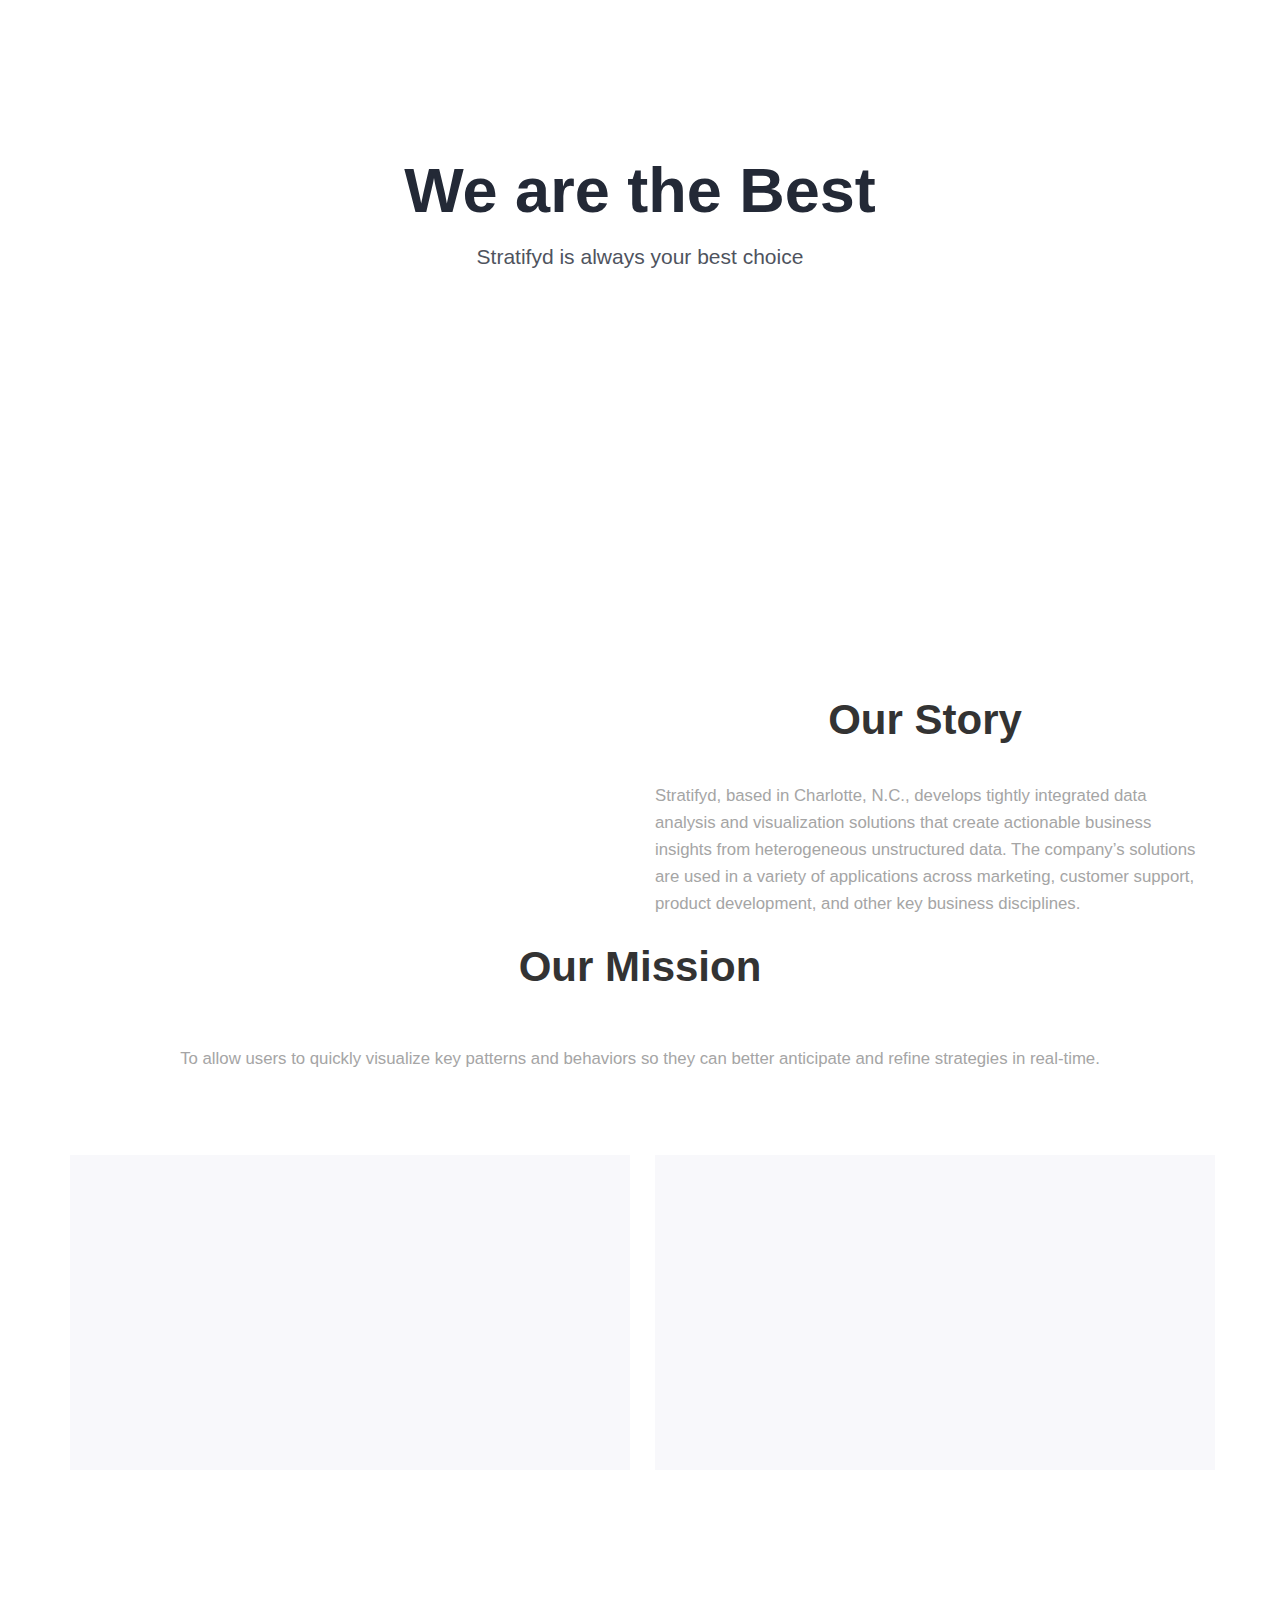
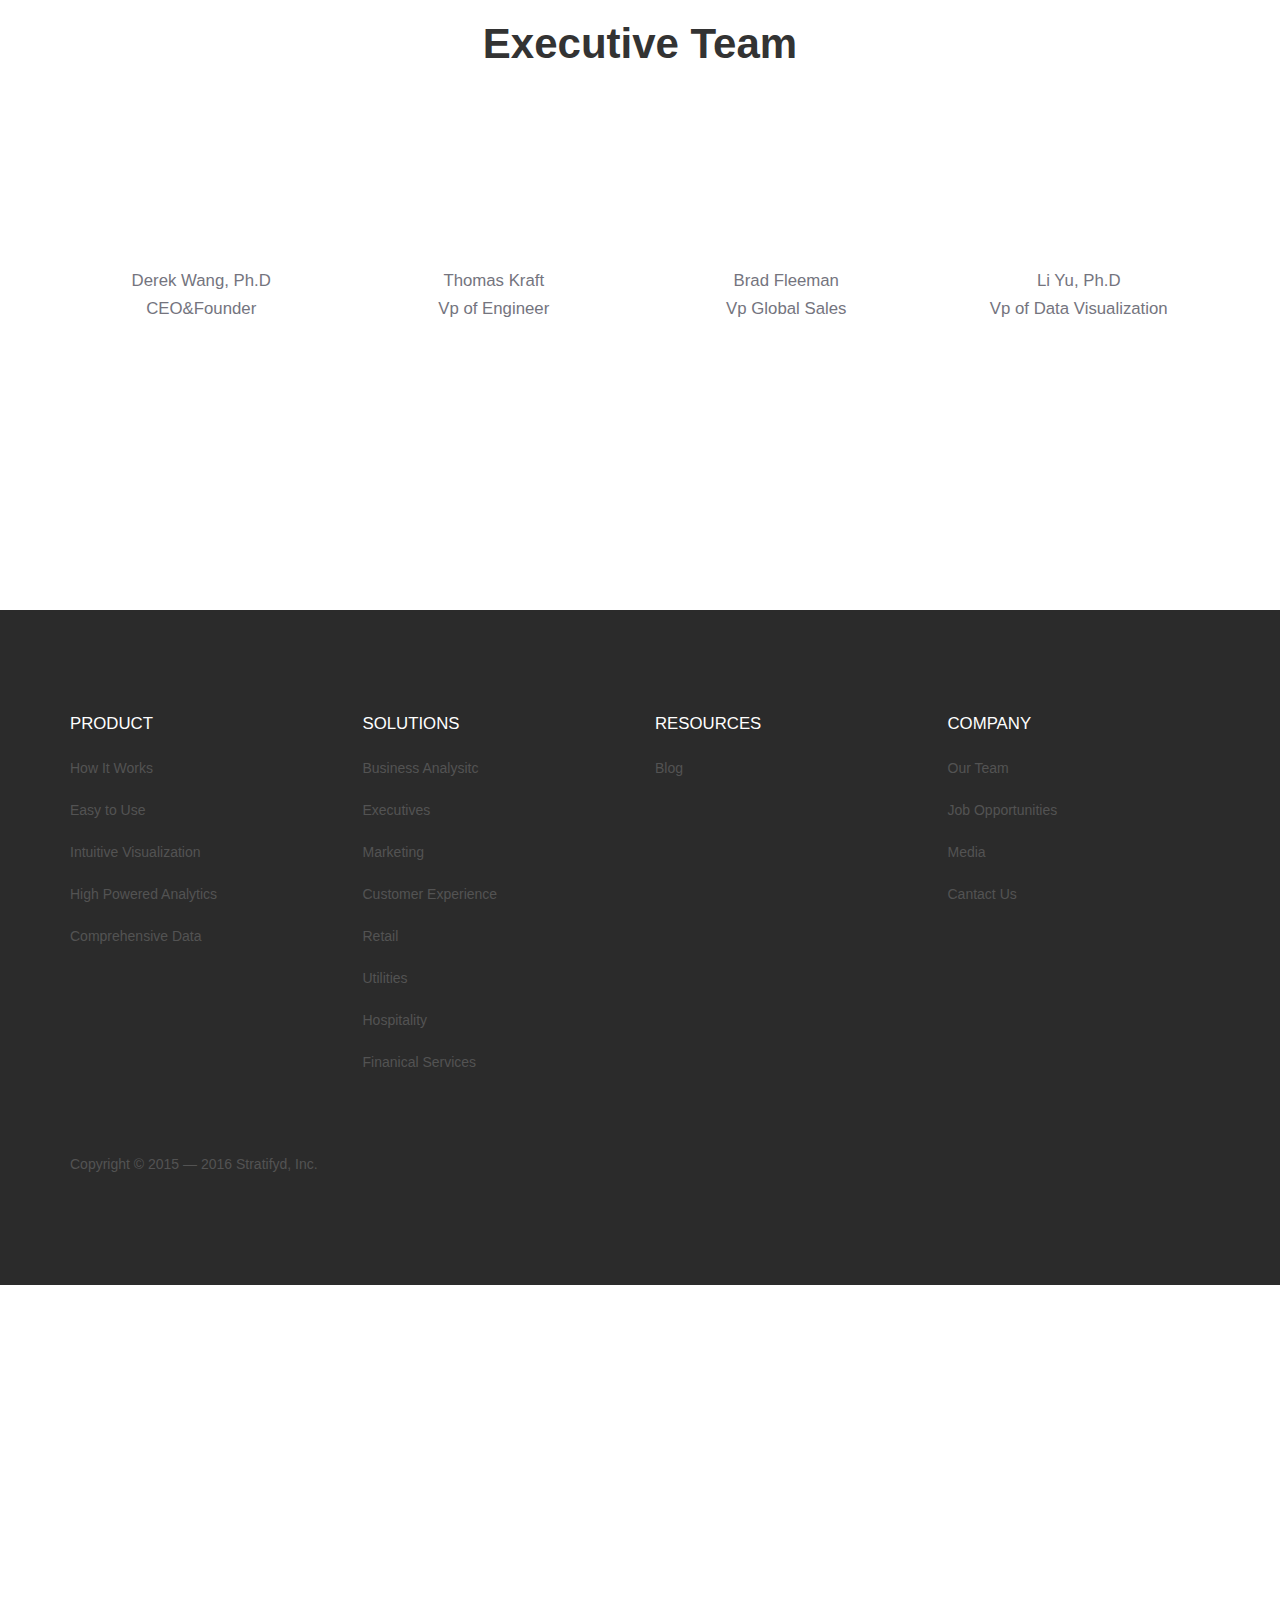
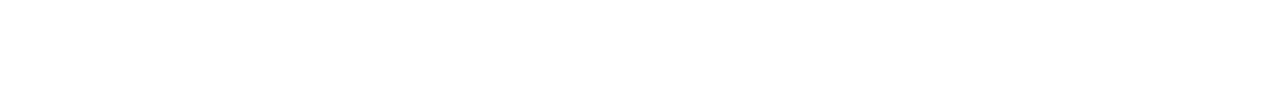
<file: AboutUsPage.html>
<!DOCTYPE html>
<html lang="en">
<head>
    <meta charset="UTF-8">
	<meta name="viewport" content="width=device-width, initial-scale=1" />
    <title></title>
    <link href="https://maxcdn.bootstrapcdn.com/bootstrap/3.3.6/css/bootstrap.min.css" rel="stylesheet"/>
    <script src="https://code.jquery.com/jquery-2.2.0.min.js"></script>
	<link href="CSS/Global.css" rel="stylesheet"/>
	<link href="CSS/Buttons.css" rel="stylesheet"/>
	<link href="CSS/CanvasBox.css" rel="stylesheet"/>		
	<link href="CSS/AboutUsPage.css" rel="stylesheet"/>
</head>
<body>
<!--Maincotainer the whole page-->
	
<div class="jumbotron" id="TitleBar">
	
	<nav class="navbar navbar-default" role="navigation" id="NavBarPart">
	   <div class="navbar-header" id="CompanyTitelPartImportent">
		  <button type="button" class="navbar-toggle" data-toggle="collapse" 
			 data-target="#example-navbar-collapse">
			 <span class="sr-only">Switch</span>
			 <span class="icon-bar"></span>
			 <span class="icon-bar"></span>
			 <span class="icon-bar"></span>			  
		  </button>
		  <a class="navbar-brand" id="CompanyIconTitleText" href="#">
			  <img class="img" src="Resource/Icons/Stratifyd/Stratifyd-Logo-Simple-white.png" id="NavTitleCompanyIcon">
			  </img> 
<!--			  <span class="NavTitleName" id="StratifydLogoText">Stratifyd</span> -->
		   </a>	
	   </div>
	   <div class="collapse navbar-collapse" id="example-navbar-collapse">
		  <ul class="nav navbar-nav" id="NavbarDetailPart">
			 <li class="active NavBarButtons" id="navProduct"><a href="#">PRODUCT</a></li>
			 <li class="active NavBarButtons" id="navSolution"><a href="#">SOLUTION</a></li>
			 <li class="active NavBarButtons" id="navBlog"><a href="#">BLOG</a></li>
			 <li class="dropdown">
				 <a href="#" class="dropdown-toggle NavBarButtons" data-toggle="dropdown"id="DraopDownMenu1">
					 ABOUT<b class="caret"></b>
				 </a>
				 <ul class="dropdown-menu NavBarButtons">
					 <li><a href="#" id="navOurTeam">About Us</a>
					 </li>
					 <li><a href="#" id="navContactUs">Contact Us</a>
					 </li>
				 </ul>
			  </li>
		 		<li class="active NavBarButtons" id="navLogIN"><a href="#">Log in</a></li>	  
<!--			 <li class="active NavBarButtons col-xs-12 col-sm-2 col-md-2" id = "NavBarLoginPart"><a class = "btn NavBarButtons" id="NavBarLoginButton">Log In</a></li>-->
<!--		     <li class="active NavBarButtons col-xs-12 col-sm-2 col-md-2" id = "NavBarSignUpPart"><a class = "btn NavBarButtons" id="NavBarSignUpButton">Sign Up</a></li>		 -->
		  </ul>
	   </div>
	</nav>	
	
	
	
	<div class = "container" id = "AboutUsPageTitleContainer">

		<div class="row">
			<div class="col-xs-12 col-sm-12 col-md-12 col-lg-12" id="AboutUsTitle">
				<h1 class="Introduce IntroTitle" id="MainAttarctText">We are the Best
				<h1>
			</div>
		</div>

		<div class="row">	
			<div class="col-xs-12 col-sm-12 col-md-12 col-lg-12" id="AboutUsTitleTextBar">
				<h3 class="Introduce IntroCotent" id="SignalsText">
					Stratifyd is always your best choice
				</h3>
			</div>		
		</div>
	</div>
			
</div>
		
<!--<div class="jumbotron" id="PageContent">-->
<!--
	<div class="row">
		<div class = "col-sm-6" id = "MainContentJumpBox1">
			<h5 class = "ContentTextInfo ContentText-Center" id = "TryAdText">Every one can be data scientist
			</h5>
			<span class="btn btnBlack" id = "MainContentJumpButton1">Try Now
			</span>
		</div>
		<div class = "col-sm-6" id = "MainContentJumpBox2">
			<h5 class = "ContentTextInfo ContentText-Center" id = "ViewAdText">Value asset for our customers
			</h5>
			<span class="btn btnBlack" id = "MainContentJumpButton2">View Story
			</span>
		</div>
	</div>
-->
		
<div class = "container" id = "BubbleProcessDetailCotainer">
	<div class="row">
		<div class = "col-xs-12 col-sm-12 col-md-12 text-center" id = "FirstSubTitle">
			<div class="row" id="StoryRow1">
				<div class="col-xs-12 col-sm-12 col-md-6" id = "StroyTextPart2">
					<img src="Resource/AboutUsImages/ProbolyNewStratifydIcon.png" class="OurStoryImage" id = "OurStoryImage"></img>
				</div>
				<div class="col-xs-12 col-sm-12 col-md-6" id = "StroyTextPart">
					<h2 class="text-center StoryTitleRow SecondRowTitle" id = "OurStoryTitle">Our Story</h2>
					<h4 class = "AboutUsContentText text-left" id = "OurStoryText">
						Stratifyd, based in Charlotte, N.C., develops tightly integrated data analysis and visualization solutions that create actionable business insights from heterogeneous unstructured data. 
						The company’s solutions are used in a variety of applications across marketing, customer support, product development, and other key business disciplines.
					</h4>					
				</div>			
			</div>
		</div>
	</div>
</div>
		
<div class = "container" id = "BubbleProcessDetailCotainer2">
	<div class="row">
		<div class = "col-xs-12 col-sm-12 col-md-12 text-left" id = "2ndSubTitle">
			<div class="row" id="StoryRow2">
				<div class="col-xs-12 col-sm-12 col-md-12" id = "StroyTextPart">
					<h2 class = "text-center SecondRowTitle" id = "OurMissionTitle">Our Mission</h2>					
					<h4 class = "MissionText text-center" id = "OurMissionText">
						To allow users to quickly visualize key patterns and behaviors so they can better anticipate and refine strategies in real-time.
					</h4>					
				</div>
			</div>			
			
		</div>
	</div>
</div>		
<!--</div>-->
	
<div class = "container" id = "CompanyCotainers">
	<div class="row" id="CompanyIconPartRow1">
<!--
		<div class="col-sm-2">
		</div>
-->
		<div class="col-xs-12 col-sm-12 col-md-6">
			<iframe width="560" height="315" src="https://www.youtube.com/embed/HN9cymBfaqA" frameborder="0" allowfullscreen class="ContentVideo" id="AboutUsPageVideo1"></iframe>
		</div>
		<div class="col-xs-12 col-sm-12 col-md-6">
			<iframe width="560" height="315" src="https://www.youtube.com/embed/5zypvzArd3A" frameborder="0" allowfullscreen class="ContentVideo" id="AboutUsPageVideo2"></iframe>
		</div>			
	</div>

</div>
	
<div class = "container" id = "BubbleProcessDetailCotainer2">
	<div class="row">
		<div class = "col-sm-12 text-center" id = "ThirdSubTitleExcutiveTeam">
			<h2 class = "SecondRowTitle" id="ExcutiveTeamTitle">Executive Team</h2>
		</div>
	</div>
	<div class="row" id="PhotoRow">
		<div class="col-xs-12 col-sm-6 col-md-3 text-center FontStyle">
			<img class = "img-circle Photos" src="Resource/AboutUsImages/2O2A1280-200x200.jpg" id = "Photo1">
			</img>
			<h4 class="PhotoTextInfo">Derek Wang, Ph.D</h4>
			<h4 class="PhotoTextInfo">CEO&Founder</h4>
		</div>
	
		<div class="col-xs-12 col-sm-6 col-md-3 text-center FontStyle">
			<img class = "img-circle Photos" src="Resource/AboutUsImages/2O2A1255-200x200.jpg" id = "Photo2">
			</img>
			<h4 class="PhotoTextInfo">Thomas Kraft</h4>
			<h4 class="PhotoTextInfo">Vp of Engineer</h4>
		</div>
		<div class="col-xs-12 col-sm-6 col-md-3 text-center FontStyle">
			<img class = "img-circle Photos" src="Resource/AboutUsImages/AAEAAQAAAAAAAAceAAAAJGIyNDViODM5LTA3NzYtNDcwNS05ZTgyLTAwMWQ5MzdjNzAzMg-200x200.jpg" id = "Photo3">
			</img>
			<h4 class="PhotoTextInfo">Brad Fleeman</h4>
			<h4 class="PhotoTextInfo">Vp Global Sales</h4>	
		</div>
		<div class="col-xs-12 col-sm-6 col-md-3 text-center FontStyle">
			<img class = "img-circle Photos" src="Resource/AboutUsImages/2C63E656-C0E9-4993-9DB4-6FFF7D51988B-200x200.jpg" id = "Photo4">
			</img>
			<h4 class="PhotoTextInfo">Li Yu, Ph.D</h4>
			<h4 class="PhotoTextInfo">Vp of Data Visualization</h4>
		</div>
	</div>	
</div>

<div class="containers" id="BottomLinkPart">
	<div class = "container">
		<div class = "row" id = "BottomLinkBox">
	<!--
			<div class="col-xs-12 col-sm-12 col-md-2">
			</div>		
	-->
			<div class = "col-xs-6 col-sm-6 col-md-3 TopMargin" id = "BottomLinkContentBox1">
				<span class = "BottomLinkTitle" id = "BottomProduct">PRODUCT</span>
				<p class="SmallButtonTextLeft GrayText" id = "HIWText">How It Works</p>
				<p class="SmallButtonTextLeft GrayText" id = "ETUText">Easy to Use</p>
				<p class="SmallButtonTextLeft GrayText" id = "INVisText">Intuitive Visualization</p>
				<p class="SmallButtonTextLeft" id = "HPAText">High Powered Analytics</p>
				<p class="SmallButtonTextLeft" id = "ComDataText">Comprehensive Data</p>
			</div>
			<div class = "col-xs-6 col-sm-6 col-md-3 TopMargin" id = "BottomLinkContentBox2">
				<span class = "BottomLinkTitle" id = "BottomSolutions">SOLUTIONS</span>
				<p class="SmallButtonTextLeft" id = "BIext">Business Analysitc</p>
				<p class="SmallButtonTextLeft" id = "ExcuText">Executives</p>
				<p class="SmallButtonTextLeft" id = "MarketText">Marketing</p>
				<p class="SmallButtonTextLeft" id = "CustomerEXText">Customer Experience</p>
				<p class="SmallButtonTextLeft" id = "RetailText">Retail</p>
				<p class="SmallButtonTextLeft" id = "UtilitiesText">Utilities</p>	
				<p class="SmallButtonTextLeft" id = "HospitalityText">Hospitality</p>
				<p class="SmallButtonTextLeft" id = "FinSerText">Finanical Services</p>					
			</div>
			<div class = "col-xs-6 col-sm-6 col-md-3 TopMargin" id = "BottomLinkContentBox3">
				<span class = "BottomLinkTitle" id = "BottomResources">RESOURCES</span>
				<p class="SmallButtonTextLeft" id = "BlogIext">Blog</p>				
			</div>
			<div class = "col-xs-6 col-sm-6 col-md-3 TopMargin" id = "BottomLinkContentBox4">
				<span class = "BottomLinkTitle" id = "BottomCompany">COMPANY</span>
				<p class="SmallButtonTextLeft" id = "OurTeamText">Our Team</p>
				<p class="SmallButtonTextLeft" id = "JOppText">Job Opportunities</p>
				<p class="SmallButtonTextLeft" id = "MediaText">Media</p>
				<p class="SmallButtonTextLeft" id = "ContactText">Cantact Us</p>				
			</div>			
		</div>
	</div>

</div>


<div class="containers" id="CopyRightBackground">
	<div class = "container" id = "CopyRightPart">

		<div class = "row" id = "BottomCopyRightPart">

			<div class = "col-xs-12 col-sm-6 col-md-6 text-left" id = "CopyRightBox1">
				<span class="CopyRight" id = "CopyRight">Copyright ©	2015 — 2016 Stratifyd, Inc.</span>
			</div>

			<div class = "col-xs-12 col-sm-6 col-md-6 text-right" id = "CopyRightBox2">
				<div class = "col-xs-12 col-sm-12 col-md-3">
				</div>

				<div class = "col-xs-2 col-sm-2 col-md-1 BottomIconLink" id = "ConnectIconB1">
					<img src="Resource/Icons/FaceBook/NewfacebookBottomIcon.png" class="Icons2" id = "FacebookIcon" alt="FaceBook">
					</img>
				</div>

				<div class = "col-xs-2 col-sm-2 col-md-1 BottomIconLink" id = "ConnectIconB2">
					<img src="Resource/Icons/Linkedin/NewLinkedinIcon.png" class="Icons2" id = "LinkedinIcon" alt="Linkedin">
					</img>
				</div>

				<div class = "col-xs-2 col-sm-2 col-md-1 BottomIconLink" id = "ConnectIconB3">
					<img src="Resource/Icons/Twitter/NewTwitterBottomIcon.png" class="Icons2" id = "TwitterIcon" alt="Twitter">
					</img>	
				</div>

				<div class = "col-xs-2 col-sm-2 col-md-1 BottomIconLink" id = "ConnectIconB4">
					<img src="Resource/Icons/YouTube/NewYoutubeBottomIcon.png" class="Icons2" id = "YoutubeIcon" alt="Youtube">
					</img>
				</div>

				<div class = "col-xs-2 col-sm-2 col-md-1 BottomIconLink" id = "ConnectIconB5">
					<img src="Resource/Icons/GooglePlus/NewTestGooglePlusBottomIcon.png" class="Icons2" id = "GooglePlusIcon" alt="GooglePlus">
					</img>						
				</div>

				<div class = "col-xs-2 col-sm-2 col-md-1 BottomIconLink" id = "ConnectIconB6">
					<img src="Resource/Icons/Tumblr/NewTumblrBottomIcon.png" class="Icons2" id = "TumblrIcon" alt="Tumblr">
					</img>				
				</div>
			</div>

		</div>	
	</div>	
</div>
	
<!-- Resource or Library Scripts -->

<!--
<script src="http://d3js.org/d3.v3.min.js" charset="utf-8"></script>
<script src="http://www.ourd3js.com/library/multext.js" charset="utf-8"></script>
-->
<script src="lib/d3/d3.js"></script>
<script src="lib/d3/d3.min.js"></script>
<script src="lib/queue/queue.min.js"></script>
	
<!-- Control Scripts-->
<script src="Script/TransForm.js"></script>
<script src="Script/GlobalControl.js"></script>
<script src="Script/FontSizeControl.js"></script>
<script src="Script/MouseAction.js"></script>
<script src="Script/AboutUsPage.js"></script>
<script src="Script/WindowResize.js"></script>
<script src="lib/css3-mediaqueries-js-master/css3-mediaqueries.js"></script>
<script src="lib/bootstrap-3.3.7-dist/js/bootstrap.min.js"></script>

<script>(function(){var w=window;var ic=w.Intercom;if(typeof ic==="function"){ic('reattach_activator');ic('update',intercomSettings);}else{var d=document;var i=function(){i.c(arguments)};i.q=[];i.c=function(args){i.q.push(args)};w.Intercom=i;function l(){var s=d.createElement('script');s.type='text/javascript';s.async=true;s.src='https://widget.intercom.io/widget/yobfq5ll';var x=d.getElementsByTagName('script')[0];x.parentNode.insertBefore(s,x);}if(w.attachEvent){w.attachEvent('onload',l);}else{w.addEventListener('load',l,false);}}})()</script>
<script>$(function() {window.Intercom("boot", { app_id: "yobfq5ll" });})</script>

<noscript><iframe src="//www.googletagmanager.com/ns.html?id=GTM-P4LXLN"
height="0" width="0" style="display:none;visibility:hidden"></iframe></noscript>
<script>(function(w,d,s,l,i){w[l]=w[l]||[];w[l].push({'gtm.start':
new Date().getTime(),event:'gtm.js'});var f=d.getElementsByTagName(s)[0],
j=d.createElement(s),dl=l!='dataLayer'?'&l='+l:'';j.async=true;j.src=
'//www.googletagmanager.com/gtm.js?id='+i+dl;f.parentNode.insertBefore(j,f);
})(window,document,'script','dataLayer','GTM-P4LXLN');</script>

</body>
</html>
</file>
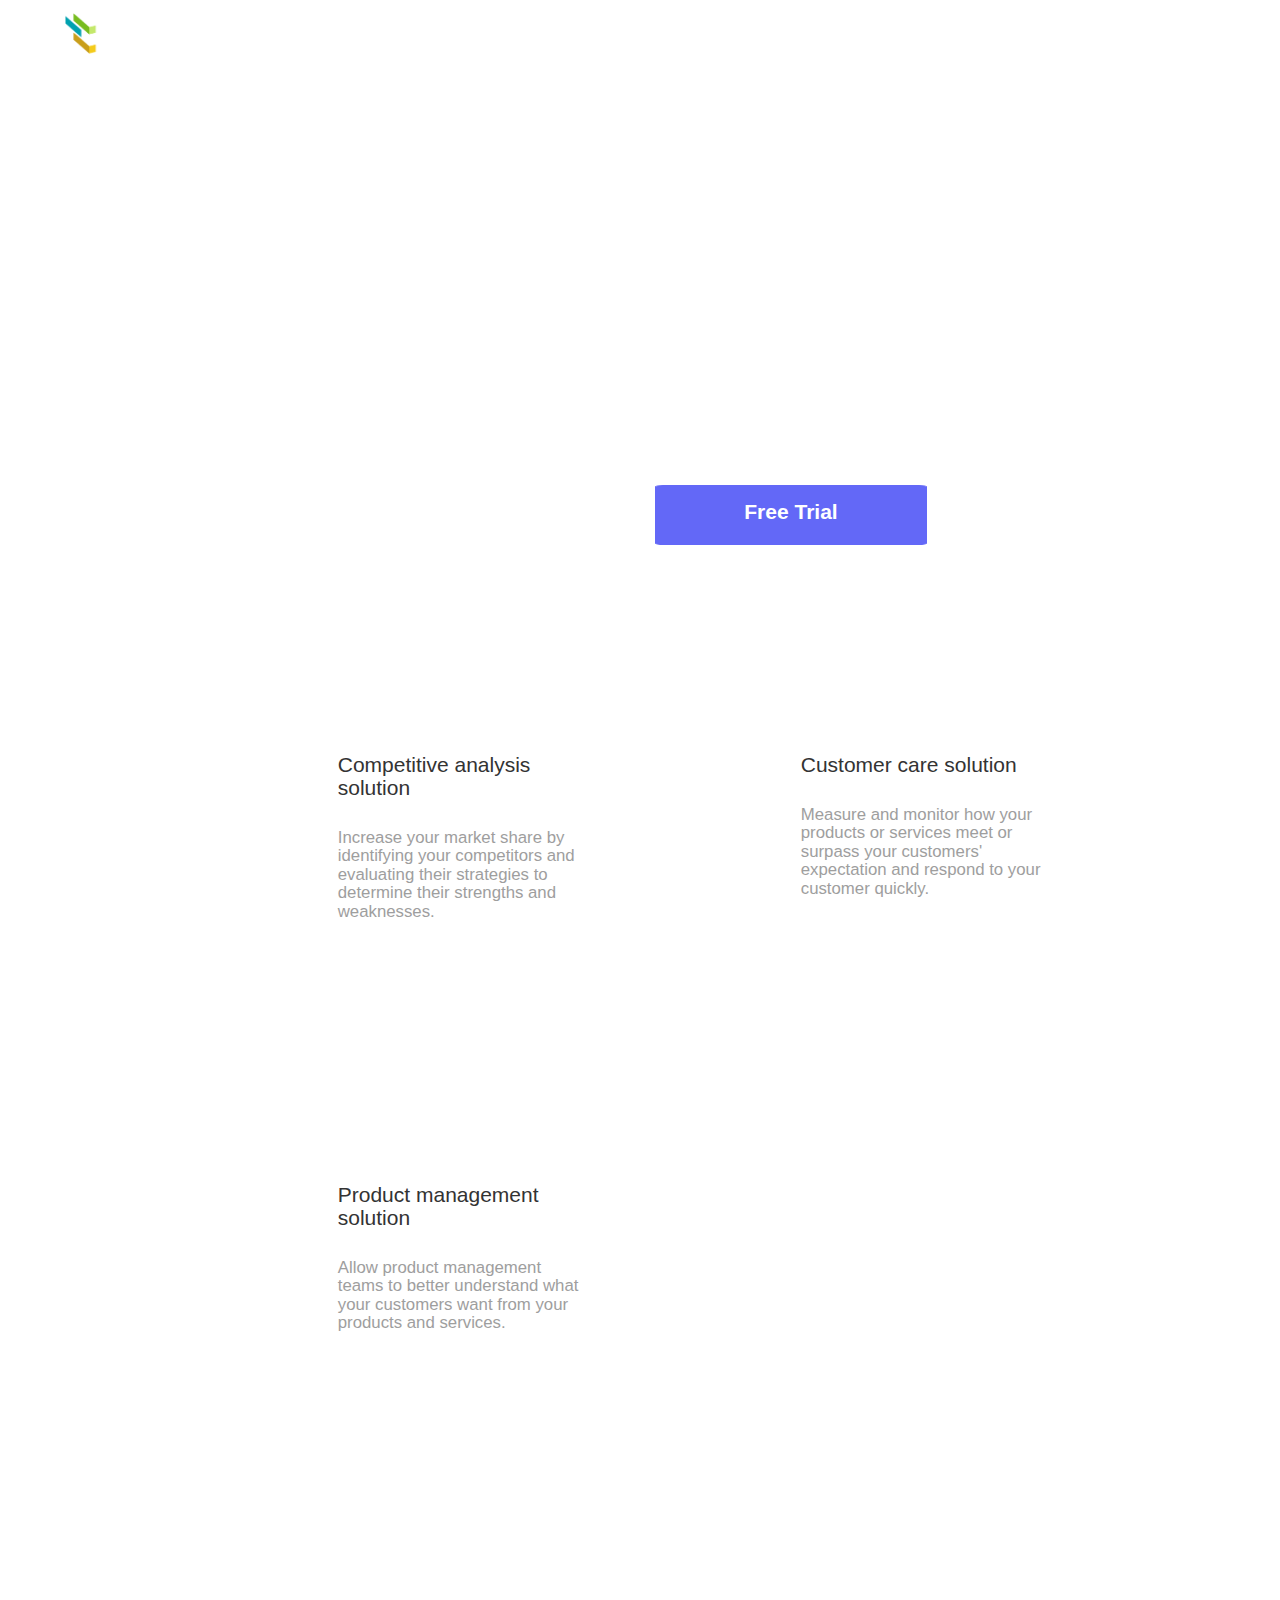
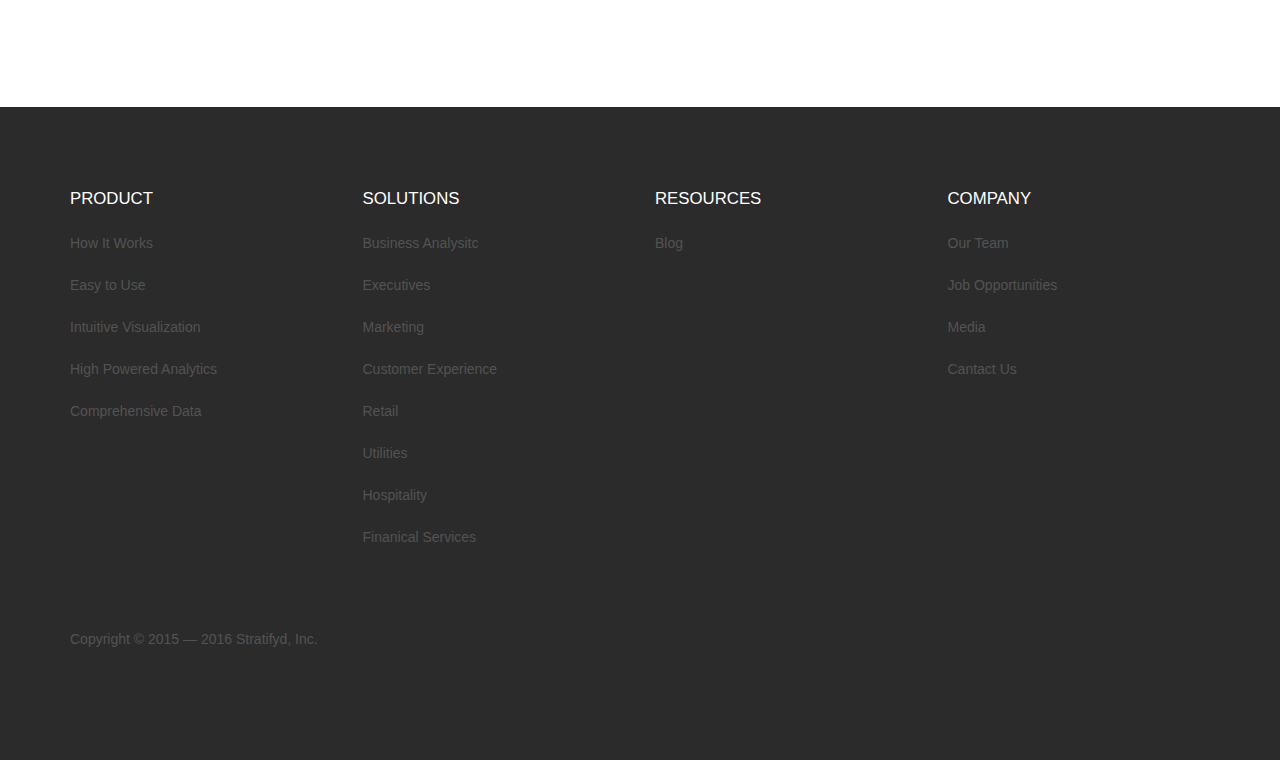
<file: ComprehensiveDataAnalyticsSolution.html>
<!DOCTYPE html>
<html lang="en">
<head>
    <meta charset="UTF-8">
	<meta name="viewport" content="width=device-width, initial-scale=1" />
    <title></title>
     <link rel="stylesheet" href="lib/bootstrap-3.3.7-dist/css/bootstrap.min.css" rel="stylesheet">
    <script src="https://code.jquery.com/jquery-2.2.0.min.js"></script>
	
	<link href="CSS/Global.css" rel="stylesheet"/>
	<link href="CSS/Product.css" rel="stylesheet"/>
	<link href="CSS/Buttons.css" rel="stylesheet"/>
	<link href="CSS/CanvasBox.css" rel="stylesheet"/>

	
</head>

<!--Maincotainer the whole page-->	
<body>
	
<div class="jumbotron" id="Comperhensive_Data_AnaBackImage">
	
	<nav class="navbar navbar-default" role="navigation" id="NavBarPart">
	   <div class="navbar-header" id="CompanyTitelPartImportent">
		  <button type="button" class="navbar-toggle" data-toggle="collapse" 
			 data-target="#example-navbar-collapse">
			 <span class="sr-only">Switch</span>
			 <span class="icon-bar"></span>
			 <span class="icon-bar"></span>
			 <span class="icon-bar"></span>			  
		  </button>
		  <a class="navbar-brand" id="CompanyIconTitleText" href="#">
			  <img class="img" src="Resource/Icons/Stratifyd/Stratifyd-Logo-Simple-white.png" id="NavTitleCompanyIcon">
			  </img> 
<!--			  <span class="NavTitleName" id="StratifydLogoText">Stratifyd</span> -->
		   </a>	
	   </div>
	   <div class="collapse navbar-collapse" id="example-navbar-collapse">
		  <ul class="nav navbar-nav" id="NavbarDetailPart">
			 <li class="active NavBarButtons" id="navProduct"><a href="#">PRODUCT</a></li>
			 <li class="active NavBarButtons" id="navSolution"><a href="#">SOLUTION</a></li>
			 <li class="active NavBarButtons" id="navBlog"><a href="#">BLOG</a></li>
			 <li class="dropdown">
				 <a href="#" class="dropdown-toggle NavBarButtons" data-toggle="dropdown"id="DraopDownMenu1">
					 ABOUT<b class="caret"></b>
				 </a>
				 <ul class="dropdown-menu NavBarButtons">
					 <li><a href="#" id="navOurTeam">About Us</a>
					 </li>
					 <li><a href="#" id="navContactUs">Contact Us</a>
					 </li>
				 </ul>
			  </li>
		 		<li class="active NavBarButtons" id="navLogIN"><a href="#">Log in</a></li>	  
<!--			 <li class="active NavBarButtons col-xs-12 col-sm-2 col-md-2" id = "NavBarLoginPart"><a class = "btn NavBarButtons" id="NavBarLoginButton">Log In</a></li>-->
<!--		     <li class="active NavBarButtons col-xs-12 col-sm-2 col-md-2" id = "NavBarSignUpPart"><a class = "btn NavBarButtons" id="NavBarSignUpButton">Sign Up</a></li>		 -->
		  </ul>
	   </div>
	</nav>		
	
	<div class = "container" id = "ProductTitleContainer">
		<div class="col-xs-12 col-sm-12 col-md-12 col-lg-12">
			
				<h1 class = "ContentTile text-center" id="SignalsTitle">COMPREHENSIVE DATA ANALYTICS SOLUTION
				</h1>	
		
			<div class="col-xs-12 col-sm-12 col-md-6 col-lg-6 ThirdRankImageTextAllignControl">

				<img class="ThirdPageTitleImageIcon text-right" src="Resource/ProductPageImages/ThirdRankPages/NewIcons/Comprehensive%20Data_MainIcon.png" alt="Easy to Use"></img>

			</div>

			<div class="col-xs-12 col-sm-12 col-md-6 col-lg-6 text-center ThirdPageTitleBoxPart" id="ThirdPageTitleBoxPartEasy">

<!--

					<h1 class = "ContentTile" id="SignalsTitle">Signals
					</h1>			
-->

					<div class = "ContentBox LeftBox text-left" id="SignalIntroTextBox">
						<h3 class="ContentTextInfo" id="SignalsIntroTitleText">
							Signals
						</h3>
						<h3 class="ContentTextInfo" id="ThirdRankPageIntroText">
							A powerful augemented intelligence engine for your business.
						</h3>
					</div>		

					<div class="row text-left">
						<div class="col-xs-12" id = "TitleButtonPart">
							<span class="btn btn-info" id="FirstTry">Free Trial</span>
						</div>			
					</div>


			</div>
		
		</div>
	</div>
	
</div>

	<div class="ContentBox NormalBox" id="ProductContent">
		<div class = "row">
			
<!--
			<div class="col-xs-12 col-sm-12 col-md-12 col-lg-12 text-center ThirdRankPageSubTitle">
				<h2 class="ThirdRankPageStartTitle">Comprehensive data analytics solution</h2>
			</div>
-->
			
			<div class="col-xs-12 col-sm-12 col-md-6 col-lg-6 BoxSize" id="ProductDetailHalfBox11">
				
				<div class="col-xs-3 col-sm-3 col-md-3 col-lg-3 text-right">
					<img class="ThirdRankImageIcon" src="Resource/ProductPageImages/ThirdRankPages/NewIcons/Comprehensive%20Data_Icon1.png"></img>
				</div>
				
				<div class="col-xs-9 col-sm-9 col-md-9 col-lg-9 ThirdRankPageContentBoxPart">
					
					<h3 class="ThirdRankPageContentTitle">Competitive analysis solution
					</h3>
					
				</div>
			
				<div class="col-xs-12 col-sm-12 col-md-3 col-lg-3 text-right">
				</div>
			
				<div class="col-xs-12 col-sm-12 col-md-9 col-lg-9 ThirdRankPageContentBoxPart">
					
					<h4 class="ThirdRankPageContentText">
							Increase your market share by identifying your competitors and evaluating their strategies to determine their strengths and weaknesses.
					</h4>		
					
				</div>			
			
			</div>
			
			<div class="col-xs-12 col-sm-12 col-md-6 col-lg-6 BoxSize" id="ProductDetailHalfBox12">
				
				<div class="col-xs-3 col-sm-3 col-md-3 col-lg-3 text-right">
					<img class="ThirdRankImageIcon" src="Resource/ProductPageImages/ThirdRankPages/NewIcons/Comprehensive%20Data_Icon2.png"></img>
				</div>
				
				<div class="col-xs-9 col-sm-9 col-md-9 col-lg-9 ThirdRankPageContentBoxPart">
					
					<h3 class="ThirdRankPageContentTitle">Customer care solution
					</h3>
					
				</div>
				
				<div class="col-xs-12 col-sm-12 col-md-3 col-lg-3 text-right">
				</div>
			
				<div class="col-xs-12 col-sm-12 col-md-9 col-lg-9 ThirdRankPageContentBoxPart">
					
					<h4 class="ThirdRankPageContentText">
						Measure and monitor how your products or services meet or surpass your customers' expectation and respond to your customer quickly.
					</h4>
					
				</div>		
			
			</div>
			
			<div class="col-xs-12 col-sm-12 col-md-6 col-lg-6 BoxSize" id="ProductDetailHalfBox13">
				
				<div class="col-xs-3 col-sm-3 col-md-3 col-lg-3 text-right">
					<img class="ThirdRankImageIcon" src="Resource/ProductPageImages/ThirdRankPages/NewIcons/Comprehensive%20Data_Icon3.png"></img>
				</div>
				
				<div class="col-xs-9 col-sm-9 col-md-9 col-lg-9 ThirdRankPageContentBoxPart">
					
					<h3 class="ThirdRankPageContentTitle">Product management solution
					</h3>
					
				</div>
				
				<div class="col-xs-12 col-sm-12 col-md-3 col-lg-3 text-right">
				</div>
				
				<div class="col-xs-12 col-sm-12 col-md-9 col-lg-9 ThirdRankPageContentBoxPart">
					
					<h4 class="ThirdRankPageContentText">
						Allow product management teams to better understand what your customers want from your products and services.
					</h4>
					
				</div>		
			
			</div>
					
		</div>

	</div>
	
<div class="containers" id="BottomLinkPart">
	<div class = "container">
		<div class = "row" id = "BottomLinkBox">
	<!--
			<div class="col-xs-12 col-sm-12 col-md-2">
			</div>		
	-->
			<div class = "col-xs-6 col-sm-6 col-md-3 TopMargin" id = "BottomLinkContentBox1">
				<span class = "BottomLinkTitle" id = "BottomProduct">PRODUCT</span>
				<p class="SmallButtonTextLeft GrayText" id = "HIWText">How It Works</p>
				<p class="SmallButtonTextLeft GrayText" id = "ETUText">Easy to Use</p>
				<p class="SmallButtonTextLeft GrayText" id = "INVisText">Intuitive Visualization</p>
				<p class="SmallButtonTextLeft" id = "HPAText">High Powered Analytics</p>
				<p class="SmallButtonTextLeft" id = "ComDataText">Comprehensive Data</p>
			</div>
			<div class = "col-xs-6 col-sm-6 col-md-3 TopMargin" id = "BottomLinkContentBox2">
				<span class = "BottomLinkTitle" id = "BottomSolutions">SOLUTIONS</span>
				<p class="SmallButtonTextLeft" id = "BIext">Business Analysitc</p>
				<p class="SmallButtonTextLeft" id = "ExcuText">Executives</p>
				<p class="SmallButtonTextLeft" id = "MarketText">Marketing</p>
				<p class="SmallButtonTextLeft" id = "CustomerEXText">Customer Experience</p>
				<p class="SmallButtonTextLeft" id = "RetailText">Retail</p>
				<p class="SmallButtonTextLeft" id = "UtilitiesText">Utilities</p>	
				<p class="SmallButtonTextLeft" id = "HospitalityText">Hospitality</p>
				<p class="SmallButtonTextLeft" id = "FinSerText">Finanical Services</p>					
			</div>
			<div class = "col-xs-6 col-sm-6 col-md-3 TopMargin" id = "BottomLinkContentBox3">
				<span class = "BottomLinkTitle" id = "BottomResources">RESOURCES</span>
				<p class="SmallButtonTextLeft" id = "BlogIext">Blog</p>				
			</div>
			<div class = "col-xs-6 col-sm-6 col-md-3 TopMargin" id = "BottomLinkContentBox4">
				<span class = "BottomLinkTitle" id = "BottomCompany">COMPANY</span>
				<p class="SmallButtonTextLeft" id = "OurTeamText">Our Team</p>
				<p class="SmallButtonTextLeft" id = "JOppText">Job Opportunities</p>
				<p class="SmallButtonTextLeft" id = "MediaText">Media</p>
				<p class="SmallButtonTextLeft" id = "ContactText">Cantact Us</p>				
			</div>			
		</div>
	</div>

</div>


<div class="containers" id="CopyRightBackground">
	<div class = "container" id = "CopyRightPart">

		<div class = "row" id = "BottomCopyRightPart">

			<div class = "col-xs-12 col-sm-6 col-md-6 text-left" id = "CopyRightBox1">
				<span class="CopyRight" id = "CopyRight">Copyright ©	2015 — 2016 Stratifyd, Inc.</span>
			</div>

			<div class = "col-xs-12 col-sm-6 col-md-6 text-right" id = "CopyRightBox2">
				<div class = "col-xs-12 col-sm-12 col-md-3">
				</div>

				<div class = "col-xs-2 col-sm-2 col-md-1 BottomIconLink" id = "ConnectIconB1">
					<img src="Resource/Icons/FaceBook/NewfacebookBottomIcon.png" class="Icons2" id = "FacebookIcon" alt="FaceBook">
					</img>
				</div>

				<div class = "col-xs-2 col-sm-2 col-md-1 BottomIconLink" id = "ConnectIconB2">
					<img src="Resource/Icons/Linkedin/NewLinkedinIcon.png" class="Icons2" id = "LinkedinIcon" alt="Linkedin">
					</img>
				</div>

				<div class = "col-xs-2 col-sm-2 col-md-1 BottomIconLink" id = "ConnectIconB3">
					<img src="Resource/Icons/Twitter/NewTwitterBottomIcon.png" class="Icons2" id = "TwitterIcon" alt="Twitter">
					</img>	
				</div>

				<div class = "col-xs-2 col-sm-2 col-md-1 BottomIconLink" id = "ConnectIconB4">
					<img src="Resource/Icons/YouTube/NewYoutubeBottomIcon.png" class="Icons2" id = "YoutubeIcon" alt="Youtube">
					</img>
				</div>

				<div class = "col-xs-2 col-sm-2 col-md-1 BottomIconLink" id = "ConnectIconB5">
					<img src="Resource/Icons/GooglePlus/NewTestGooglePlusBottomIcon.png" class="Icons2" id = "GooglePlusIcon" alt="GooglePlus">
					</img>						
				</div>

				<div class = "col-xs-2 col-sm-2 col-md-1 BottomIconLink" id = "ConnectIconB6">
					<img src="Resource/Icons/Tumblr/NewTumblrBottomIcon.png" class="Icons2" id = "TumblrIcon" alt="Tumblr">
					</img>				
				</div>
			</div>

		</div>	
	</div>	
</div>

	
<!-- Resource or Library Scripts -->

<!--
<script src="http://d3js.org/d3.v3.min.js" charset="utf-8"></script>
<script src="http://www.ourd3js.com/library/multext.js" charset="utf-8"></script>
-->
<script src="lib/d3/d3.js"></script>
<script src="lib/d3/d3.min.js"></script>
<script src="lib/queue/queue.min.js"></script>
<script src="lib/bootstrap-3.3.7-dist/js/bootstrap.min.js"></script>
	
<!-- Control Scripts-->
<script src="Script/TransForm.js"></script>
<script src="Script/GlobalControl.js"></script>
<script src="Script/FontSizeControl.js"></script>
<script src="Script/Product.js"></script>
<script src="Script/MouseAction.js"></script>
<script src="Script/WindowResize.js"></script>
<script src="lib/css3-mediaqueries-js-master/css3-mediaqueries.js"></script>

<script>(function(){var w=window;var ic=w.Intercom;if(typeof ic==="function"){ic('reattach_activator');ic('update',intercomSettings);}else{var d=document;var i=function(){i.c(arguments)};i.q=[];i.c=function(args){i.q.push(args)};w.Intercom=i;function l(){var s=d.createElement('script');s.type='text/javascript';s.async=true;s.src='https://widget.intercom.io/widget/yobfq5ll';var x=d.getElementsByTagName('script')[0];x.parentNode.insertBefore(s,x);}if(w.attachEvent){w.attachEvent('onload',l);}else{w.addEventListener('load',l,false);}}})()</script>
<script>$(function() {window.Intercom("boot", { app_id: "yobfq5ll" });})</script>

<noscript><iframe src="//www.googletagmanager.com/ns.html?id=GTM-P4LXLN"
height="0" width="0" style="display:none;visibility:hidden"></iframe></noscript>
<script>(function(w,d,s,l,i){w[l]=w[l]||[];w[l].push({'gtm.start':
new Date().getTime(),event:'gtm.js'});var f=d.getElementsByTagName(s)[0],
j=d.createElement(s),dl=l!='dataLayer'?'&l='+l:'';j.async=true;j.src=
'//www.googletagmanager.com/gtm.js?id='+i+dl;f.parentNode.insertBefore(j,f);
})(window,document,'script','dataLayer','GTM-P4LXLN');</script>

</body>
</html>
</file>
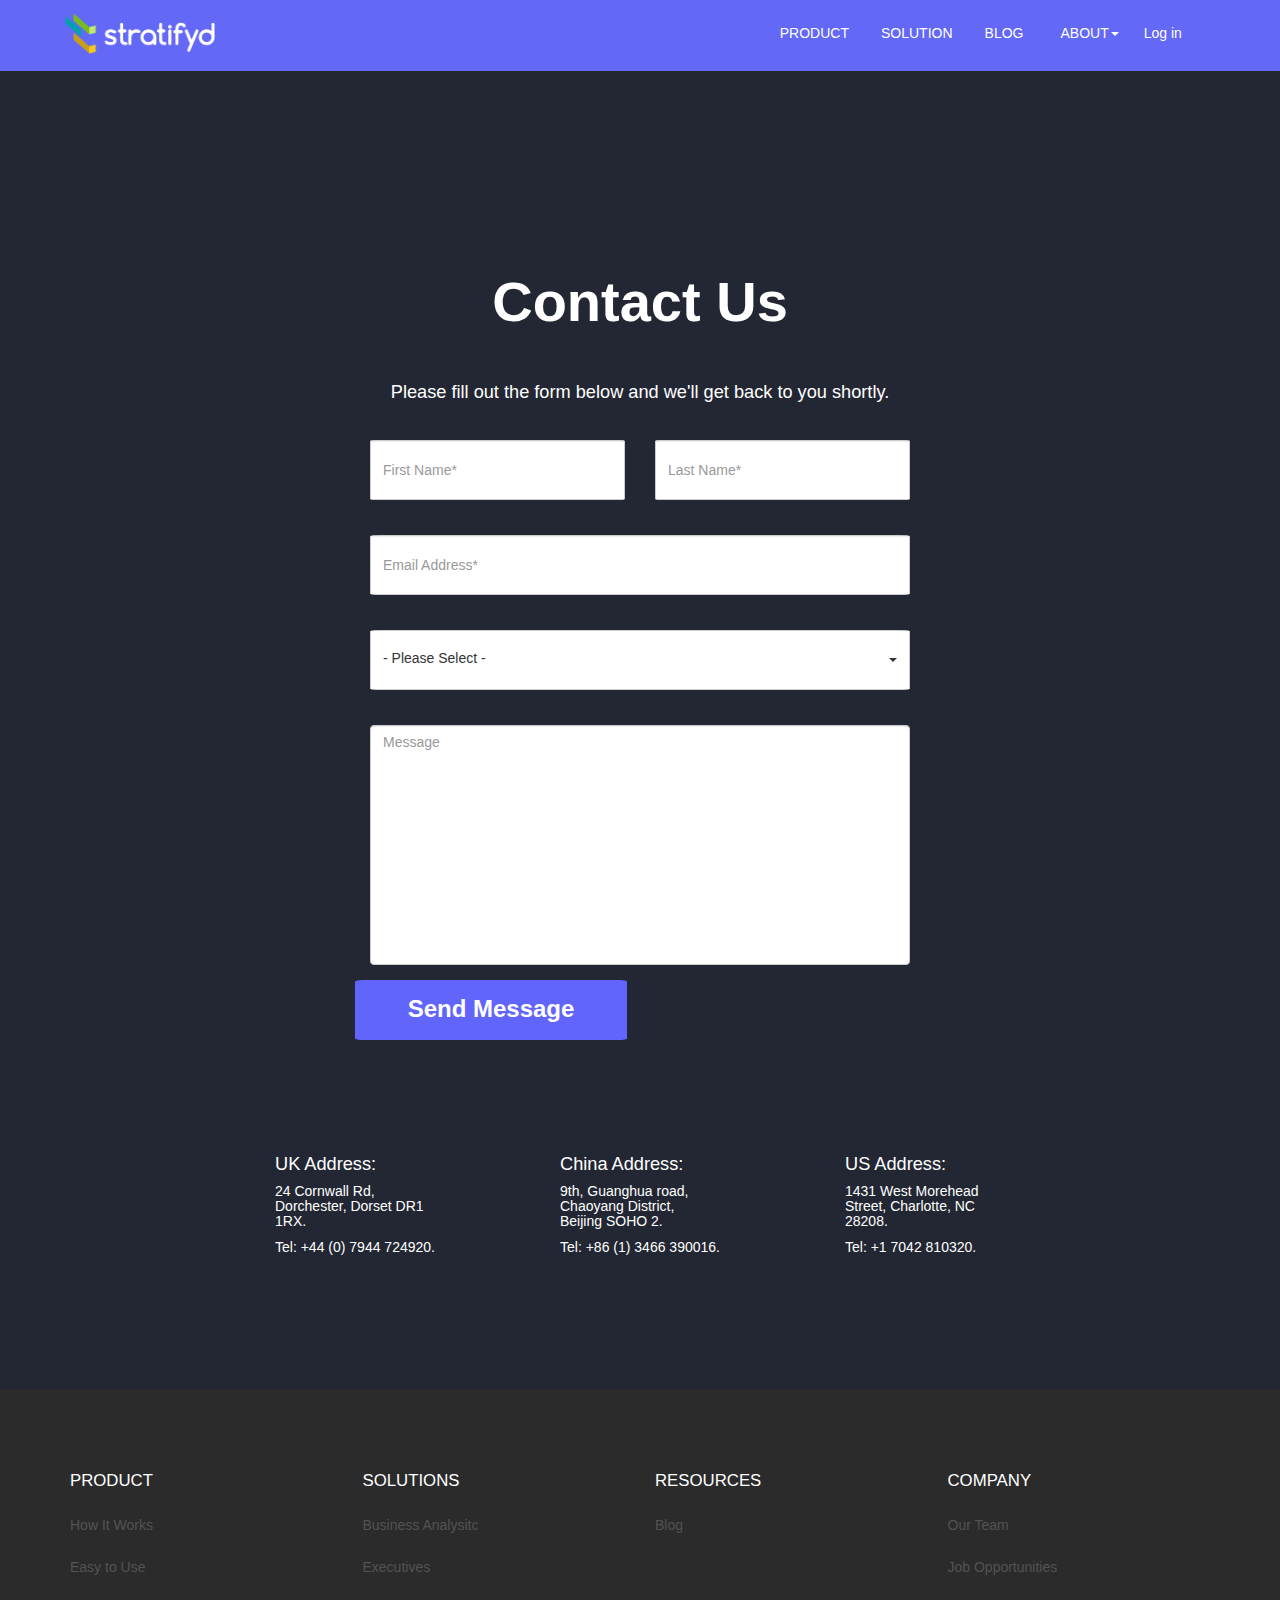
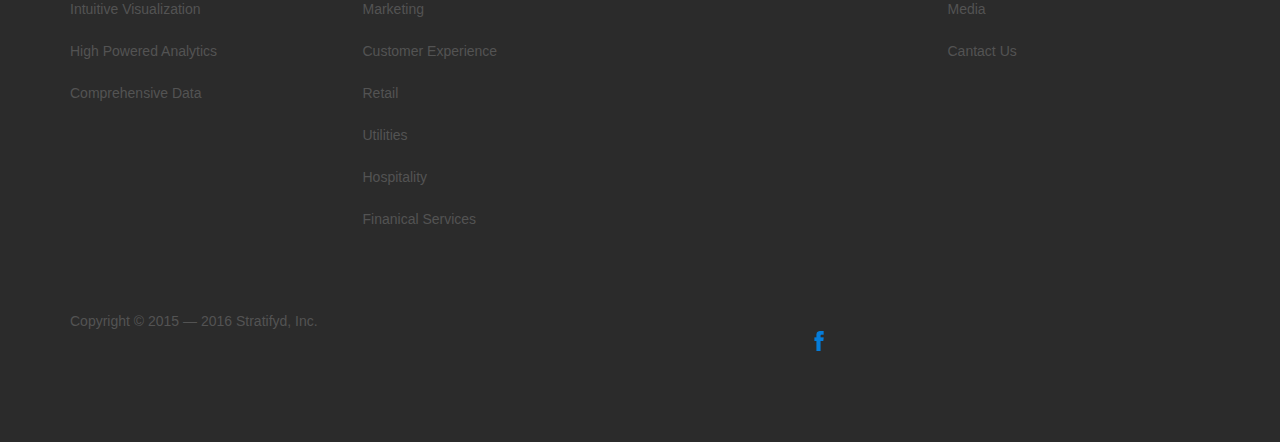
<file: ContactUs.html>
<!DOCTYPE html>
<html lang="en">
<head>
    <meta charset="UTF-8">
	<meta name="viewport" content="width=device-width, initial-scale=1" />
    <title></title>
    <link href="https://maxcdn.bootstrapcdn.com/bootstrap/3.3.6/css/bootstrap.min.css" rel="stylesheet"/>
    <script src="https://code.jquery.com/jquery-2.2.0.min.js"></script>
	<link href="CSS/Global.css" rel="stylesheet"/>
	<link href="CSS/Contact.css" rel="stylesheet"/>
	<link href="CSS/LandingPageDesigned.css" rel="stylesheet"/>
</head>

<body>
	
<!-- Resource or Library Scripts -->

<!--
<script src="http://d3js.org/d3.v3.min.js" charset="utf-8"></script>
<script src="http://www.ourd3js.com/library/multext.js" charset="utf-8"></script>
-->
	
<!--<a href="mailto:name@rapidtables.com">Send mail</a>-->
	
	<nav class="navbar navbar-default" role="navigation" id="NavBarPart">
	   <div class="navbar-header" id="CompanyTitelPartImportent">
		  <button type="button" class="navbar-toggle" data-toggle="collapse" 
			 data-target="#example-navbar-collapse">
			 <span class="sr-only">Switch</span>
			 <span class="icon-bar"></span>
			 <span class="icon-bar"></span>
			 <span class="icon-bar"></span>			  
		  </button>
		  <a class="navbar-brand" id="CompanyIconTitleText" href="#">
			  <img class="img" src="Resource/Icons/Stratifyd/Stratifyd-Logo-Simple-white.png" id="NavTitleCompanyIcon">
			  </img> 
<!--			  <span class="NavTitleName" id="StratifydLogoText">Stratifyd</span> -->
		   </a>	
	   </div>
	   <div class="collapse navbar-collapse" id="example-navbar-collapse">
		  <ul class="nav navbar-nav" id="NavbarDetailPart">
			 <li class="active NavBarButtons" id="navProduct"><a href="#">PRODUCT</a></li>
			 <li class="active NavBarButtons" id="navSolution"><a href="#">SOLUTION</a></li>
			 <li class="active NavBarButtons" id="navBlog"><a href="#">BLOG</a></li>
			 <li class="dropdown">
				 <a href="#" class="dropdown-toggle NavBarButtons" data-toggle="dropdown"id="DraopDownMenu1">
					 ABOUT<b class="caret"></b>
				 </a>
				 <ul class="dropdown-menu NavBarButtons">
					 <li><a href="#" id="navOurTeam">About Us</a>
					 </li>
					 <li><a href="#" id="navContactUs">Contact Us</a>
					 </li>
				 </ul>
			  </li>
		 		<li class="active NavBarButtons" id="navLogIN"><a href="#">Log in</a></li>	  
<!--			 <li class="active NavBarButtons col-xs-12 col-sm-2 col-md-2" id = "NavBarLoginPart"><a class = "btn NavBarButtons" id="NavBarLoginButton">Log In</a></li>-->
<!--		     <li class="active NavBarButtons col-xs-12 col-sm-2 col-md-2" id = "NavBarSignUpPart"><a class = "btn NavBarButtons" id="NavBarSignUpButton">Sign Up</a></li>		 -->
		  </ul>
	   </div>
	</nav>	

<div class="container" id="ContactUsMainPartBack">
	<div class = "row MainPart" id="MainPartRow">
	
		<div class="row">
			<h1 class="col-xs-12 col-sm-12" id = "Title">
				Contact Us
			</h1>
			<div class="col-xs-1 col-sm-12"></div>
			<h4 class="col-xs-10 col-sm-12" id = "Titleexplain">
				Please fill out the form below and we'll get back to you shortly.
			</h4>		
		</div>

		<div class="row">

			<div class = "col-xs-1 col-sm-1 col-md-2 col-lg-3">
			</div>		

			<div class = "col-xs-10 col-sm-10 col-md-8 col-lg-6">
				<div class="col-xs-12 col-sm-6 col-md-6 col-lg-6">

					<form class="bs-example bs-example-form" role="form">

					   <div class="input-group FullSize">
						 <input type="text" class="form-control InputBox" placeholder="First Name*" id="FirstNameText">
					  </div>

				   </form>

				</div>

				<div class="col-xs-12 col-sm-6">

					<form class="bs-example bs-example-form" role="form">

					  <div class="input-group FullSize">
						 <input type="text" class="form-control InputBox" placeholder="Last Name*" id="LastNameText">
					  </div>					

				   </form>

				</div>

				<div class="col-xs-12 col-sm-12">
					<form class="bs-example bs-example-form" role="form">
						<div class="input-group FullSize">
						<input type="text" class="form-control InputBox" placeholder="Email Address*" id="EmailAddress">
						</div>						
					</form>
				</div>

				<div class="col-xs-12 col-sm-12" id="DropdownBox">
					<div class="dropdown">
						<button class="btn btn-default dropdown-toggle FullSize" type="button" id="dropdownMenu1" data-toggle="dropdown" aria-haspopup="true" aria-expanded="true">
							<span id="DropDownBoxPlaceTitle">- Please Select -<span>
							<span class="caret" id="dropdownSpancaret1"></span>
						</button>
					  <ul class="dropdown-menu FullSize" aria-labelledby="dropdownMenu1">
						<li><a href="#" class="dropdownOption">Sales</a></li>
						<li><a href="#" class="dropdownOption">Partners</a></li>
						<li><a href="#" class="dropdownOption">Press</a></li>
						<li><a href="#" class="dropdownOption">Product Support</a></li>
						<li><a href="#" class="dropdownOption">Other</a></li>
					  </ul>
					</div>
				</div>

				<div class="col-xs-12 col-sm-12">
					<form role="form">
					  <div class="form-group">
						<textarea class="form-control" rows="3" placeholder="Message" id="MessageBox"></textarea>
					  </div>
					</form>
				</div>	

<!--
				<div class="col-xs-12 col-sm-12">
					<button class="btn btn-warning" id="SendMessageBtn">Send Message
					</button>
				</div>
-->
				
				<div class="row">
					<div class="col-xs-12" id = "TitleButtonPart">
						<span class="btn btn-info" id="FirstSendMessageButton">Send Message</span>
					</div>			
				</div>	

			</div>

		</div>
		
	</div>
	
	<div class="row AddressPartBox">

		<div class="col-xs-12 col-sm-12 col-md-12 AddressPart" id="CompanyAddress">
			
			<div class="col-xs-12 col-sm-12 col-md-2 text-left">
			</div>
			
			<div class="col-xs-12 col-sm-12 col-md-2 text-left">
				<h4 class="AddressText AddressTitle">UK Address:</h4>
				<h5 class="AddressText AddressTextContent">24 Cornwall Rd, Dorchester, Dorset DR1 1RX.</h5>
				<h5 class="AddressText AddressTextContent">Tel: +44 (0) 7944 724920.</h5>
			</div>

			<div class="col-xs-12 col-sm-12 col-md-1 text-left">
			</div>
			
			<div class="col-xs-12 col-sm-12 col-md-2 text-left">
				<h4 class="AddressText AddressTitle">China Address:</h4>
				<h5 class="AddressText AddressTextContent">9th, Guanghua road, Chaoyang District, Beijing SOHO 2.</h5>
				<h5 class="AddressText AddressTextContent">Tel: +86 (1) 3466 390016.</h5>
			</div>

			<div class="col-xs-12 col-sm-12 col-md-1 text-left">
			</div>
			
			<div class="col-xs-12 col-sm-12 col-md-2 text-left">
				<h4 class="AddressText AddressTitle">US Address:</h4>
				<h5 class="AddressText AddressTextContent">1431 West Morehead Street, Charlotte, NC 28208.</h5>
				<h5 class="AddressText AddressTextContent">Tel: +1 7042 810320.</h5>
			</div>

		</div>

	</div>
</div>
	
<div class="containers" id="BottomLinkPart">
	<div class = "container">
		<div class = "row" id = "BottomLinkBox">
	<!--
			<div class="col-xs-12 col-sm-12 col-md-2">
			</div>		
	-->
			<div class = "col-xs-6 col-sm-6 col-md-3 TopMargin" id = "BottomLinkContentBox1">
				<span class = "BottomLinkTitle" id = "BottomProduct">PRODUCT</span>
				<p class="SmallButtonTextLeft GrayText" id = "HIWText">How It Works</p>
				<p class="SmallButtonTextLeft GrayText" id = "ETUText">Easy to Use</p>
				<p class="SmallButtonTextLeft GrayText" id = "INVisText">Intuitive Visualization</p>
				<p class="SmallButtonTextLeft" id = "HPAText">High Powered Analytics</p>
				<p class="SmallButtonTextLeft" id = "ComDataText">Comprehensive Data</p>
			</div>
			<div class = "col-xs-6 col-sm-6 col-md-3 TopMargin" id = "BottomLinkContentBox2">
				<span class = "BottomLinkTitle" id = "BottomSolutions">SOLUTIONS</span>
				<p class="SmallButtonTextLeft" id = "BIext">Business Analysitc</p>
				<p class="SmallButtonTextLeft" id = "ExcuText">Executives</p>
				<p class="SmallButtonTextLeft" id = "MarketText">Marketing</p>
				<p class="SmallButtonTextLeft" id = "CustomerEXText">Customer Experience</p>
				<p class="SmallButtonTextLeft" id = "RetailText">Retail</p>
				<p class="SmallButtonTextLeft" id = "UtilitiesText">Utilities</p>	
				<p class="SmallButtonTextLeft" id = "HospitalityText">Hospitality</p>
				<p class="SmallButtonTextLeft" id = "FinSerText">Finanical Services</p>					
			</div>
			<div class = "col-xs-6 col-sm-6 col-md-3 TopMargin" id = "BottomLinkContentBox3">
				<span class = "BottomLinkTitle" id = "BottomResources">RESOURCES</span>
				<p class="SmallButtonTextLeft" id = "BlogIext">Blog</p>				
			</div>
			<div class = "col-xs-6 col-sm-6 col-md-3 TopMargin" id = "BottomLinkContentBox4">
				<span class = "BottomLinkTitle" id = "BottomCompany">COMPANY</span>
				<p class="SmallButtonTextLeft" id = "OurTeamText">Our Team</p>
				<p class="SmallButtonTextLeft" id = "JOppText">Job Opportunities</p>
				<p class="SmallButtonTextLeft" id = "MediaText">Media</p>
				<p class="SmallButtonTextLeft" id = "ContactText">Cantact Us</p>				
			</div>			
		</div>
	</div>

</div>


<div class="containers" id="CopyRightBackground">
	<div class = "container" id = "CopyRightPart">

		<div class = "row" id = "BottomCopyRightPart">

			<div class = "col-xs-12 col-sm-6 col-md-6 text-left" id = "CopyRightBox1">
				<span class="CopyRight" id = "CopyRight">Copyright ©	2015 — 2016 Stratifyd, Inc.</span>
			</div>

			<div class = "col-xs-12 col-sm-6 col-md-6 text-right" id = "CopyRightBox2">
				<div class = "col-xs-12 col-sm-12 col-md-3">
				</div>

				<div class = "col-xs-2 col-sm-2 col-md-1 BottomIconLink" id = "ConnectIconB1">
					<img src="Resource/Icons/FaceBook/NewfacebookBottomIcon.png" class="Icons2" id = "FacebookIcon" alt="FaceBook">
					</img>
				</div>

				<div class = "col-xs-2 col-sm-2 col-md-1 BottomIconLink" id = "ConnectIconB2">
					<img src="Resource/Icons/Linkedin/NewLinkedinIcon.png" class="Icons2" id = "LinkedinIcon" alt="Linkedin">
					</img>
				</div>

				<div class = "col-xs-2 col-sm-2 col-md-1 BottomIconLink" id = "ConnectIconB3">
					<img src="Resource/Icons/Twitter/NewTwitterBottomIcon.png" class="Icons2" id = "TwitterIcon" alt="Twitter">
					</img>	
				</div>

				<div class = "col-xs-2 col-sm-2 col-md-1 BottomIconLink" id = "ConnectIconB4">
					<img src="Resource/Icons/YouTube/NewYoutubeBottomIcon.png" class="Icons2" id = "YoutubeIcon" alt="Youtube">
					</img>
				</div>

				<div class = "col-xs-2 col-sm-2 col-md-1 BottomIconLink" id = "ConnectIconB5">
					<img src="Resource/Icons/GooglePlus/NewTestGooglePlusBottomIcon.png" class="Icons2" id = "GooglePlusIcon" alt="GooglePlus">
					</img>						
				</div>

				<div class = "col-xs-2 col-sm-2 col-md-1 BottomIconLink" id = "ConnectIconB6">
					<img src="Resource/Icons/Tumblr/NewTumblrBottomIcon.png" class="Icons2" id = "TumblrIcon" alt="Tumblr">
					</img>				
				</div>
			</div>

		</div>	
	</div>	
</div>	
	
<!-- Control Scripts-->
<script src="lib/css3-mediaqueries-js-master/css3-mediaqueries.js"></script>
<script src="lib/d3/d3.js"></script>
<script src="lib/d3/d3.min.js"></script>
<script src="lib/queue/queue.min.js"></script>
<script src="lib/bootstrap-3.3.7-dist/js/bootstrap.min.js"></script>
<script src="Script/WindowResize.js"></script>
<script src="Script/GlobalControl.js"></script>
<script src="Script/MouseAction.js"></script>
<script src="Script/Contact.js"></script>

<script>(function(){var w=window;var ic=w.Intercom;if(typeof ic==="function"){ic('reattach_activator');ic('update',intercomSettings);}else{var d=document;var i=function(){i.c(arguments)};i.q=[];i.c=function(args){i.q.push(args)};w.Intercom=i;function l(){var s=d.createElement('script');s.type='text/javascript';s.async=true;s.src='https://widget.intercom.io/widget/yobfq5ll';var x=d.getElementsByTagName('script')[0];x.parentNode.insertBefore(s,x);}if(w.attachEvent){w.attachEvent('onload',l);}else{w.addEventListener('load',l,false);}}})()</script>
<script>$(function() {window.Intercom("boot", { app_id: "yobfq5ll" });})</script>

<noscript><iframe src="//www.googletagmanager.com/ns.html?id=GTM-P4LXLN"
height="0" width="0" style="display:none;visibility:hidden"></iframe></noscript>
<script>(function(w,d,s,l,i){w[l]=w[l]||[];w[l].push({'gtm.start':
new Date().getTime(),event:'gtm.js'});var f=d.getElementsByTagName(s)[0],
j=d.createElement(s),dl=l!='dataLayer'?'&l='+l:'';j.async=true;j.src=
'//www.googletagmanager.com/gtm.js?id='+i+dl;f.parentNode.insertBefore(j,f);
})(window,document,'script','dataLayer','GTM-P4LXLN');</script>

</body>
</html>
</file>
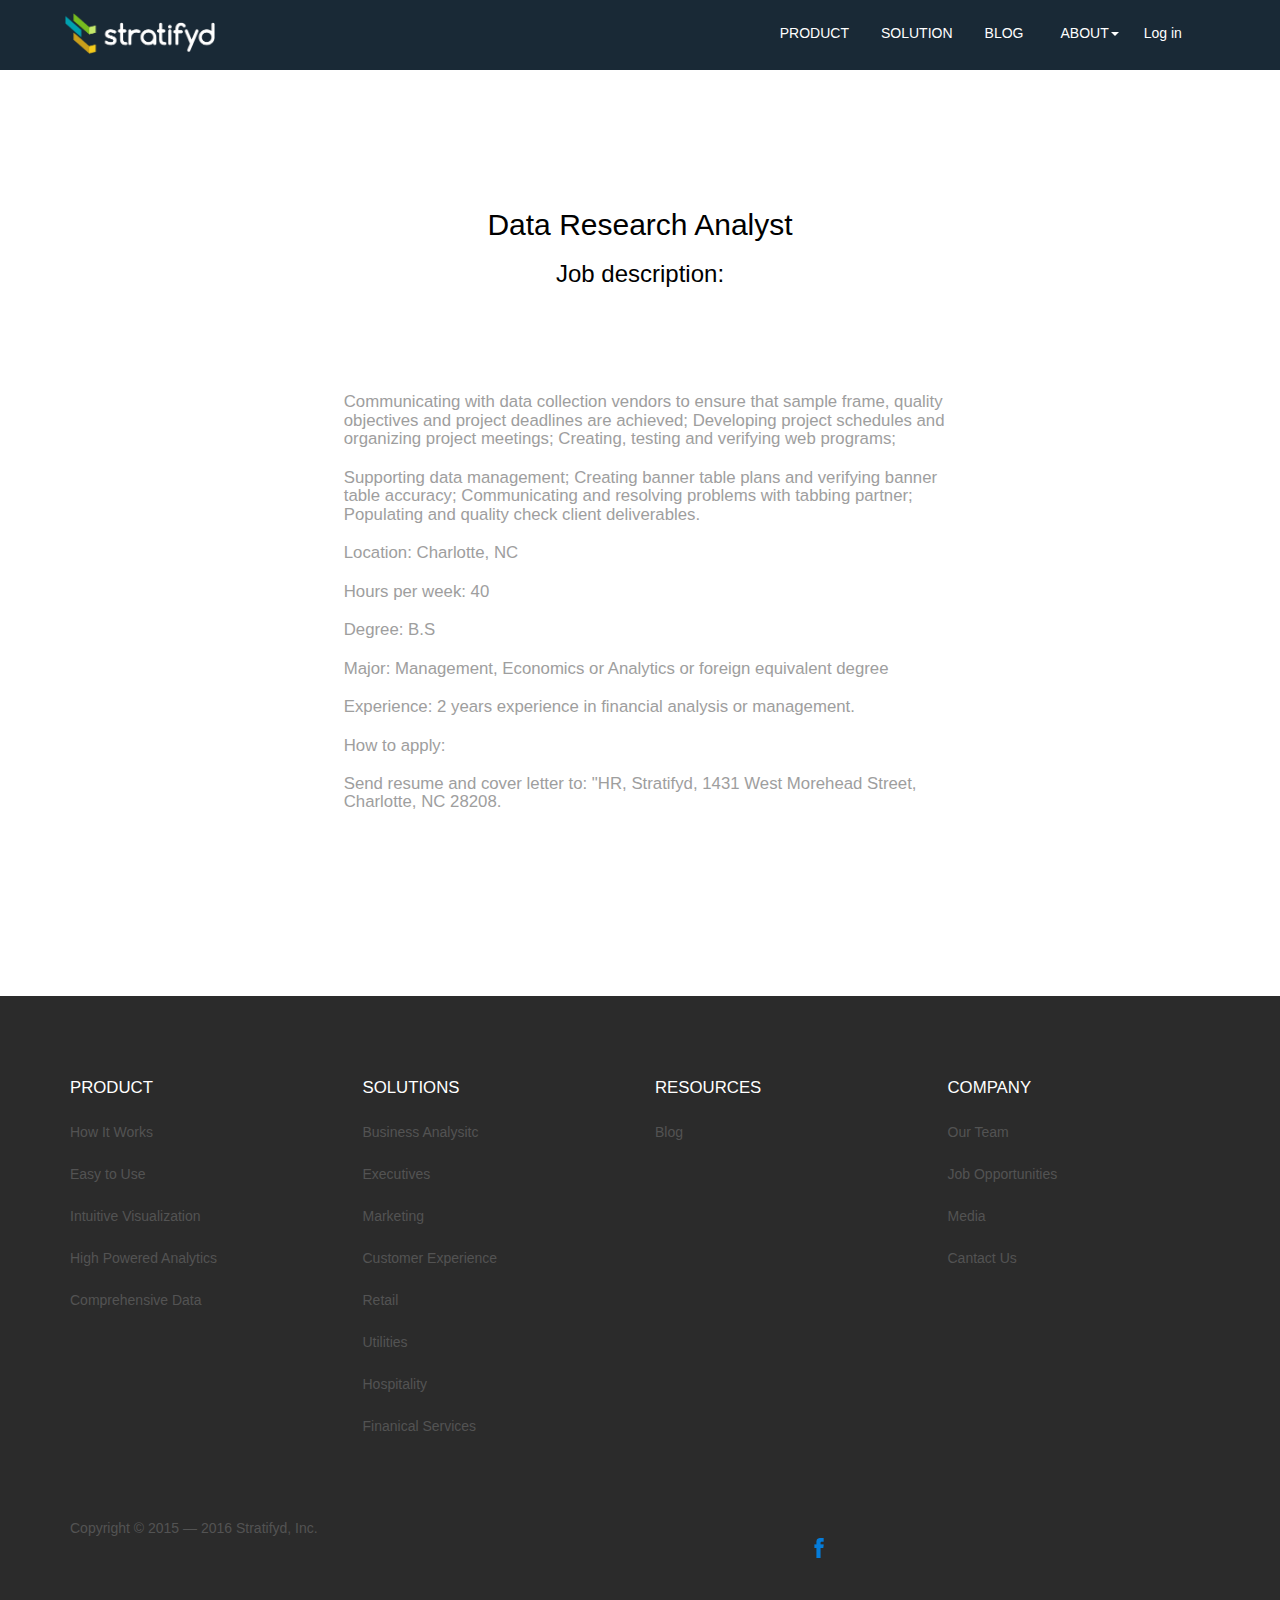
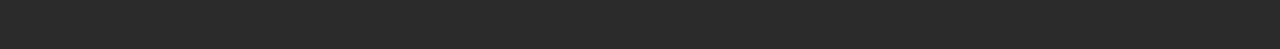
<file: DataResearchAnalyst.html>
<!DOCTYPE html>
<html lang="en">
<head>
    <meta charset="UTF-8">
	<meta name="viewport" content="width=device-width, initial-scale=1" />
    <title></title>
     <link rel="stylesheet" href="lib/bootstrap-3.3.7-dist/css/bootstrap.min.css" rel="stylesheet">
    <script src="https://code.jquery.com/jquery-2.2.0.min.js"></script>
	
	<link href="CSS/Global.css" rel="stylesheet"/>
	<link href="CSS/Product.css" rel="stylesheet"/>
	<link href="CSS/Buttons.css" rel="stylesheet"/>
	<link href="CSS/CanvasBox.css" rel="stylesheet"/>
	<link href="CSS/JobsPagestyle.css" rel="stylesheet"/>
	
</head>

<!--Maincotainer the whole page-->	
<body>
	
	<nav class="navbar navbar-default" role="navigation" id="NavBarPart2">
	   <div class="navbar-header" id="CompanyTitelPartImportent">
		  <button type="button" class="navbar-toggle" data-toggle="collapse" 
			 data-target="#example-navbar-collapse">
			 <span class="sr-only">Switch</span>
			 <span class="icon-bar"></span>
			 <span class="icon-bar"></span>
			 <span class="icon-bar"></span>			  
		  </button>
		  <a class="navbar-brand" id="CompanyIconTitleText" href="#">
			  <img class="img" src="Resource/Icons/Stratifyd/Stratifyd-Logo-Simple-white.png" id="NavTitleCompanyIcon">
			  </img> 
<!--			  <span class="NavTitleName" id="StratifydLogoText">Stratifyd</span> -->
		   </a>	
	   </div>
	   <div class="collapse navbar-collapse" id="example-navbar-collapse">
		  <ul class="nav navbar-nav" id="NavbarDetailPart">
			 <li class="active NavBarButtons" id="navProduct"><a href="#">PRODUCT</a></li>
			 <li class="active NavBarButtons" id="navSolution"><a href="#">SOLUTION</a></li>
			 <li class="active NavBarButtons" id="navBlog"><a href="#">BLOG</a></li>
			 <li class="dropdown">
				 <a href="#" class="dropdown-toggle NavBarButtons" data-toggle="dropdown"id="DraopDownMenu1">
					 ABOUT<b class="caret"></b>
				 </a>
				 <ul class="dropdown-menu NavBarButtons">
					 <li><a href="#" id="navOurTeam">About Us</a>
					 </li>
					 <li><a href="#" id="navContactUs">Contact Us</a>
					 </li>
				 </ul>
			  </li>
		 		<li class="active NavBarButtons" id="navLogIN"><a href="#">Log in</a></li>	  
<!--			 <li class="active NavBarButtons col-xs-12 col-sm-2 col-md-2" id = "NavBarLoginPart"><a class = "btn NavBarButtons" id="NavBarLoginButton">Log In</a></li>-->
<!--		     <li class="active NavBarButtons col-xs-12 col-sm-2 col-md-2" id = "NavBarSignUpPart"><a class = "btn NavBarButtons" id="NavBarSignUpButton">Sign Up</a></li>		 -->
		  </ul>
	   </div>
	</nav>	

	<div class="container" id="ProductContent">
		<div class = "row">
			
			<div class="col-xs-12 col-sm-12 col-md-12 col-lg-12 text-center ThirdRankPageSubTitle">
				<h2>Data Research Analyst</h2>
				<h3>Job description:</h3>
			</div>
			
			<div class="col-xs-12 col-sm-12 col-md-10 col-lg-10 BoxSize" id="ProductDetailHalfBox11">
				
				<div class="col-xs-3 col-sm-3 col-md-2 col-lg-2">
<!--					<img class="ThirdRankImageIcon" src="Resource/ProductPageImages/ThirdRankPages/1471406440_43_inspirating_idea.svg"></img>-->
				</div>
				
				<div class="col-xs-9 col-sm-9 col-md-10 col-lg-10 ThirdRankPageContentBoxPart">
					
<!--
					<h3 class="ThirdRankPageContentTitle">Raw data to rich insights
					</h3>
-->
					
				</div>
			
				<div class="col-xs-12 col-sm-12 col-md-3 col-lg-3 text-right">
				</div>
			
				<div class="col-xs-12 col-sm-12 col-md-9 col-lg-9 ThirdRankPageContentBoxPart JobContentBox">
					
					<h4 class="ThirdRankPageContentText">
						Communicating with data collection vendors to ensure that sample frame, quality objectives and project deadlines are achieved;
						Developing project schedules and organizing project meetings;
						Creating, testing and verifying web programs;
					</h4>
					
					<h4 class="ThirdRankPageContentText">
						
						Supporting data management;
						Creating banner table plans and verifying banner table accuracy;
						Communicating and resolving problems with tabbing partner; Populating and quality check client deliverables.
						
					</h4>
					
					<h4 class="ThirdRankPageContentText">

						Location: Charlotte, NC
						
					</h4>
					
					<h4 class="ThirdRankPageContentText">
						
						Hours per week: 40
						
					</h4>
					
					<h4 class="ThirdRankPageContentText">

						Degree: B.S
						
					</h4>
					
					<h4 class="ThirdRankPageContentText">
						
						Major: Management, Economics or Analytics or foreign equivalent degree
						
					</h4>
					
					<h4 class="ThirdRankPageContentText">

						Experience: 2 years experience in financial analysis or management.
						
					</h4>
					
					<h4 class="ThirdRankPageContentText">
						
						How to apply:
						
					</h4>
					
					<h4 class="ThirdRankPageContentText">

						Send resume and cover letter to: "HR, Stratifyd, 1431 West Morehead Street, Charlotte, NC 28208.
						
					</h4>				
					
				</div>			
			
			</div>		
		
		</div>

	</div>
	
<div class="containers" id="BottomLinkPart">
	<div class = "container">
		<div class = "row" id = "BottomLinkBox">
	<!--
			<div class="col-xs-12 col-sm-12 col-md-2">
			</div>		
	-->
			<div class = "col-xs-6 col-sm-6 col-md-3 TopMargin" id = "BottomLinkContentBox1">
				<span class = "BottomLinkTitle" id = "BottomProduct">PRODUCT</span>
				<p class="SmallButtonTextLeft GrayText" id = "HIWText">How It Works</p>
				<p class="SmallButtonTextLeft GrayText" id = "ETUText">Easy to Use</p>
				<p class="SmallButtonTextLeft GrayText" id = "INVisText">Intuitive Visualization</p>
				<p class="SmallButtonTextLeft" id = "HPAText">High Powered Analytics</p>
				<p class="SmallButtonTextLeft" id = "ComDataText">Comprehensive Data</p>
			</div>
			<div class = "col-xs-6 col-sm-6 col-md-3 TopMargin" id = "BottomLinkContentBox2">
				<span class = "BottomLinkTitle" id = "BottomSolutions">SOLUTIONS</span>
				<p class="SmallButtonTextLeft" id = "BIext">Business Analysitc</p>
				<p class="SmallButtonTextLeft" id = "ExcuText">Executives</p>
				<p class="SmallButtonTextLeft" id = "MarketText">Marketing</p>
				<p class="SmallButtonTextLeft" id = "CustomerEXText">Customer Experience</p>
				<p class="SmallButtonTextLeft" id = "RetailText">Retail</p>
				<p class="SmallButtonTextLeft" id = "UtilitiesText">Utilities</p>	
				<p class="SmallButtonTextLeft" id = "HospitalityText">Hospitality</p>
				<p class="SmallButtonTextLeft" id = "FinSerText">Finanical Services</p>					
			</div>
			<div class = "col-xs-6 col-sm-6 col-md-3 TopMargin" id = "BottomLinkContentBox3">
				<span class = "BottomLinkTitle" id = "BottomResources">RESOURCES</span>
				<p class="SmallButtonTextLeft" id = "BlogIext">Blog</p>				
			</div>
			<div class = "col-xs-6 col-sm-6 col-md-3 TopMargin" id = "BottomLinkContentBox4">
				<span class = "BottomLinkTitle" id = "BottomCompany">COMPANY</span>
				<p class="SmallButtonTextLeft" id = "OurTeamText">Our Team</p>
				<p class="SmallButtonTextLeft" id = "JOppText">Job Opportunities</p>
				<p class="SmallButtonTextLeft" id = "MediaText">Media</p>
				<p class="SmallButtonTextLeft" id = "ContactText">Cantact Us</p>				
			</div>			
		</div>
	</div>

</div>


<div class="containers" id="CopyRightBackground">
	<div class = "container" id = "CopyRightPart">

		<div class = "row" id = "BottomCopyRightPart">

			<div class = "col-xs-12 col-sm-6 col-md-6 text-left" id = "CopyRightBox1">
				<span class="CopyRight" id = "CopyRight">Copyright ©	2015 — 2016 Stratifyd, Inc.</span>
			</div>

			<div class = "col-xs-12 col-sm-6 col-md-6 text-right" id = "CopyRightBox2">
				<div class = "col-xs-12 col-sm-12 col-md-3">
				</div>

				<div class = "col-xs-2 col-sm-2 col-md-1 BottomIconLink" id = "ConnectIconB1">
					<img src="Resource/Icons/FaceBook/NewfacebookBottomIcon.png" class="Icons2" id = "FacebookIcon" alt="FaceBook">
					</img>
				</div>

				<div class = "col-xs-2 col-sm-2 col-md-1 BottomIconLink" id = "ConnectIconB2">
					<img src="Resource/Icons/Linkedin/NewLinkedinIcon.png" class="Icons2" id = "LinkedinIcon" alt="Linkedin">
					</img>
				</div>

				<div class = "col-xs-2 col-sm-2 col-md-1 BottomIconLink" id = "ConnectIconB3">
					<img src="Resource/Icons/Twitter/NewTwitterBottomIcon.png" class="Icons2" id = "TwitterIcon" alt="Twitter">
					</img>	
				</div>

				<div class = "col-xs-2 col-sm-2 col-md-1 BottomIconLink" id = "ConnectIconB4">
					<img src="Resource/Icons/YouTube/NewYoutubeBottomIcon.png" class="Icons2" id = "YoutubeIcon" alt="Youtube">
					</img>
				</div>

				<div class = "col-xs-2 col-sm-2 col-md-1 BottomIconLink" id = "ConnectIconB5">
					<img src="Resource/Icons/GooglePlus/NewTestGooglePlusBottomIcon.png" class="Icons2" id = "GooglePlusIcon" alt="GooglePlus">
					</img>						
				</div>

				<div class = "col-xs-2 col-sm-2 col-md-1 BottomIconLink" id = "ConnectIconB6">
					<img src="Resource/Icons/Tumblr/NewTumblrBottomIcon.png" class="Icons2" id = "TumblrIcon" alt="Tumblr">
					</img>				
				</div>
			</div>

		</div>	
	</div>	
</div>
	
<!-- Resource or Library Scripts -->

<!--
<script src="http://d3js.org/d3.v3.min.js" charset="utf-8"></script>
<script src="http://www.ourd3js.com/library/multext.js" charset="utf-8"></script>
-->
<script src="lib/d3/d3.js"></script>
<script src="lib/d3/d3.min.js"></script>
<script src="lib/queue/queue.min.js"></script>
<script src="lib/bootstrap-3.3.7-dist/js/bootstrap.min.js"></script>
	
<!-- Control Scripts-->
<script src="Script/TransForm.js"></script>
<script src="Script/GlobalControl.js"></script>
<script src="Script/FontSizeControl.js"></script>
<script src="Script/Product.js"></script>
<script src="Script/MouseAction.js"></script>
<script src="Script/WindowResize.js"></script>
<script src="lib/css3-mediaqueries-js-master/css3-mediaqueries.js"></script>

<script>(function(){var w=window;var ic=w.Intercom;if(typeof ic==="function"){ic('reattach_activator');ic('update',intercomSettings);}else{var d=document;var i=function(){i.c(arguments)};i.q=[];i.c=function(args){i.q.push(args)};w.Intercom=i;function l(){var s=d.createElement('script');s.type='text/javascript';s.async=true;s.src='https://widget.intercom.io/widget/yobfq5ll';var x=d.getElementsByTagName('script')[0];x.parentNode.insertBefore(s,x);}if(w.attachEvent){w.attachEvent('onload',l);}else{w.addEventListener('load',l,false);}}})()</script>
<script>$(function() {window.Intercom("boot", { app_id: "yobfq5ll" });})</script>

<noscript><iframe src="//www.googletagmanager.com/ns.html?id=GTM-P4LXLN"
height="0" width="0" style="display:none;visibility:hidden"></iframe></noscript>
<script>(function(w,d,s,l,i){w[l]=w[l]||[];w[l].push({'gtm.start':
new Date().getTime(),event:'gtm.js'});var f=d.getElementsByTagName(s)[0],
j=d.createElement(s),dl=l!='dataLayer'?'&l='+l:'';j.async=true;j.src=
'//www.googletagmanager.com/gtm.js?id='+i+dl;f.parentNode.insertBefore(j,f);
})(window,document,'script','dataLayer','GTM-P4LXLN');</script>

</body>
</html>
</file>
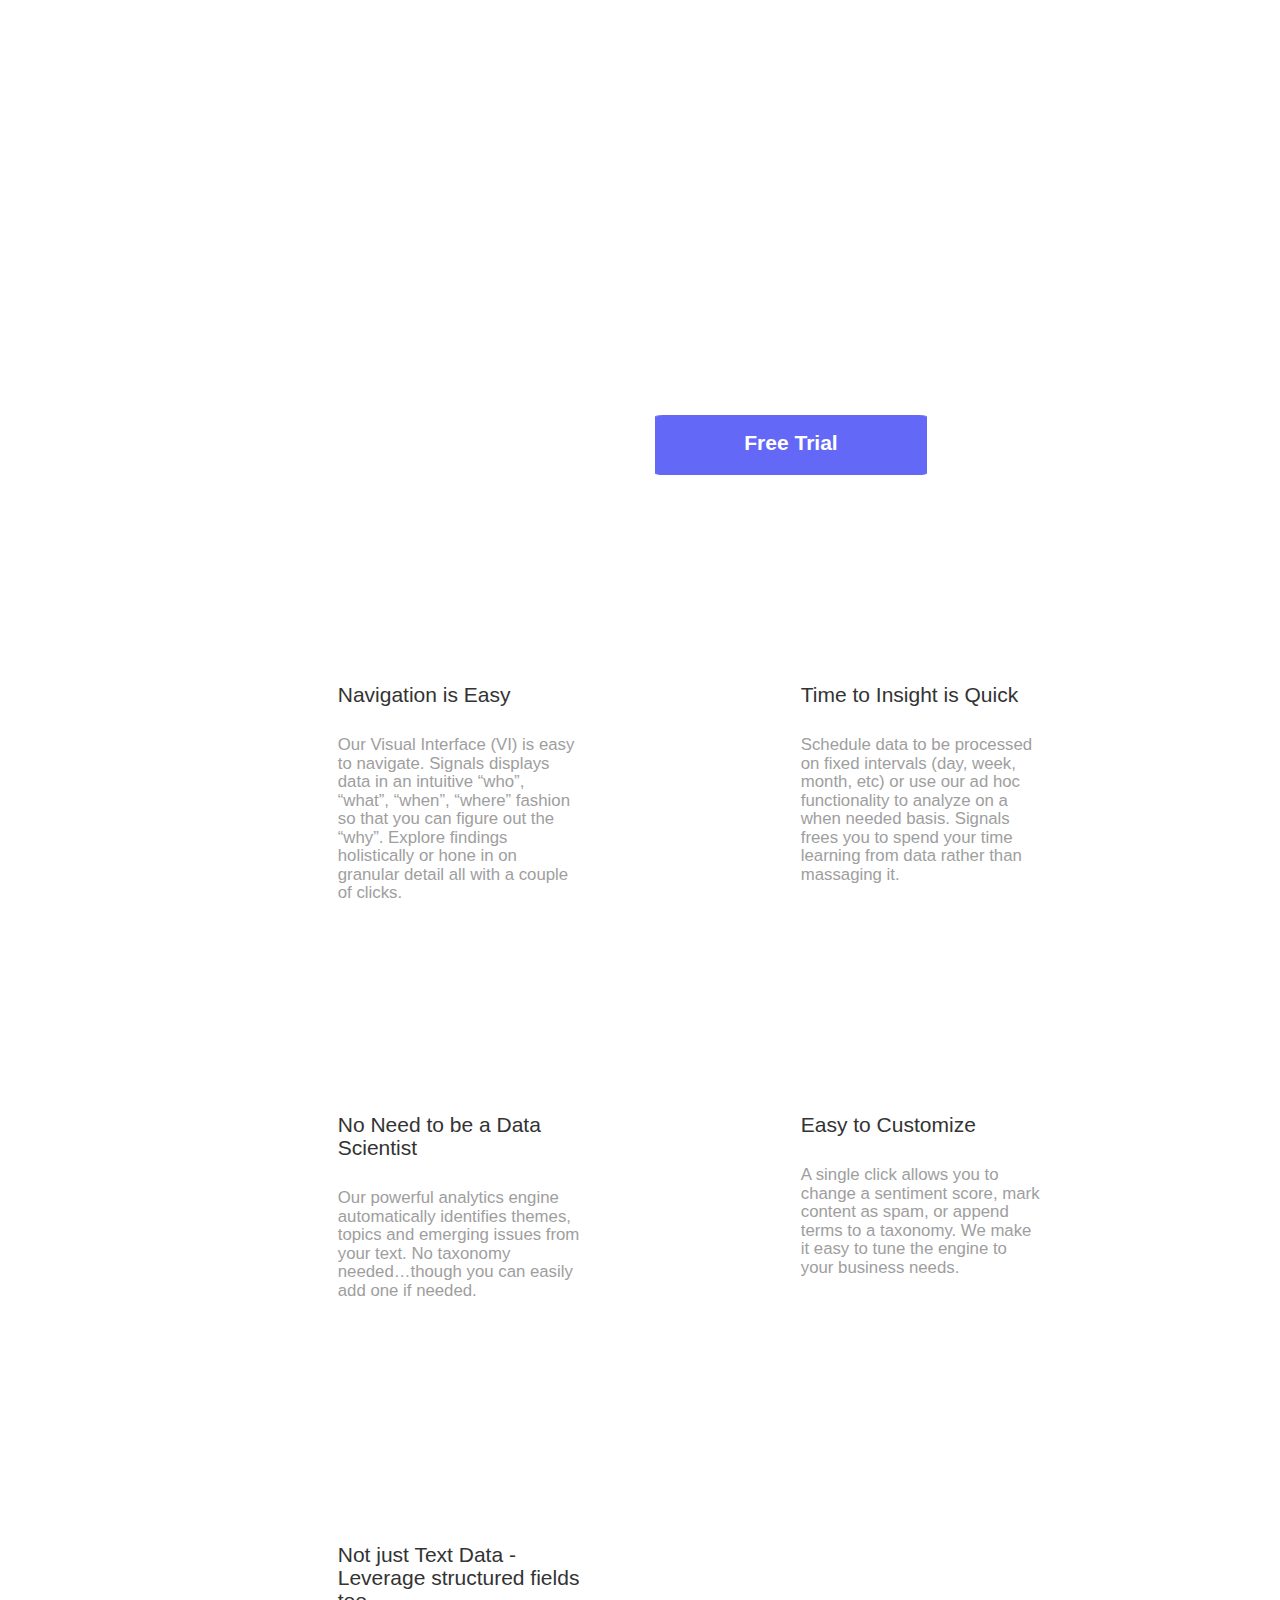
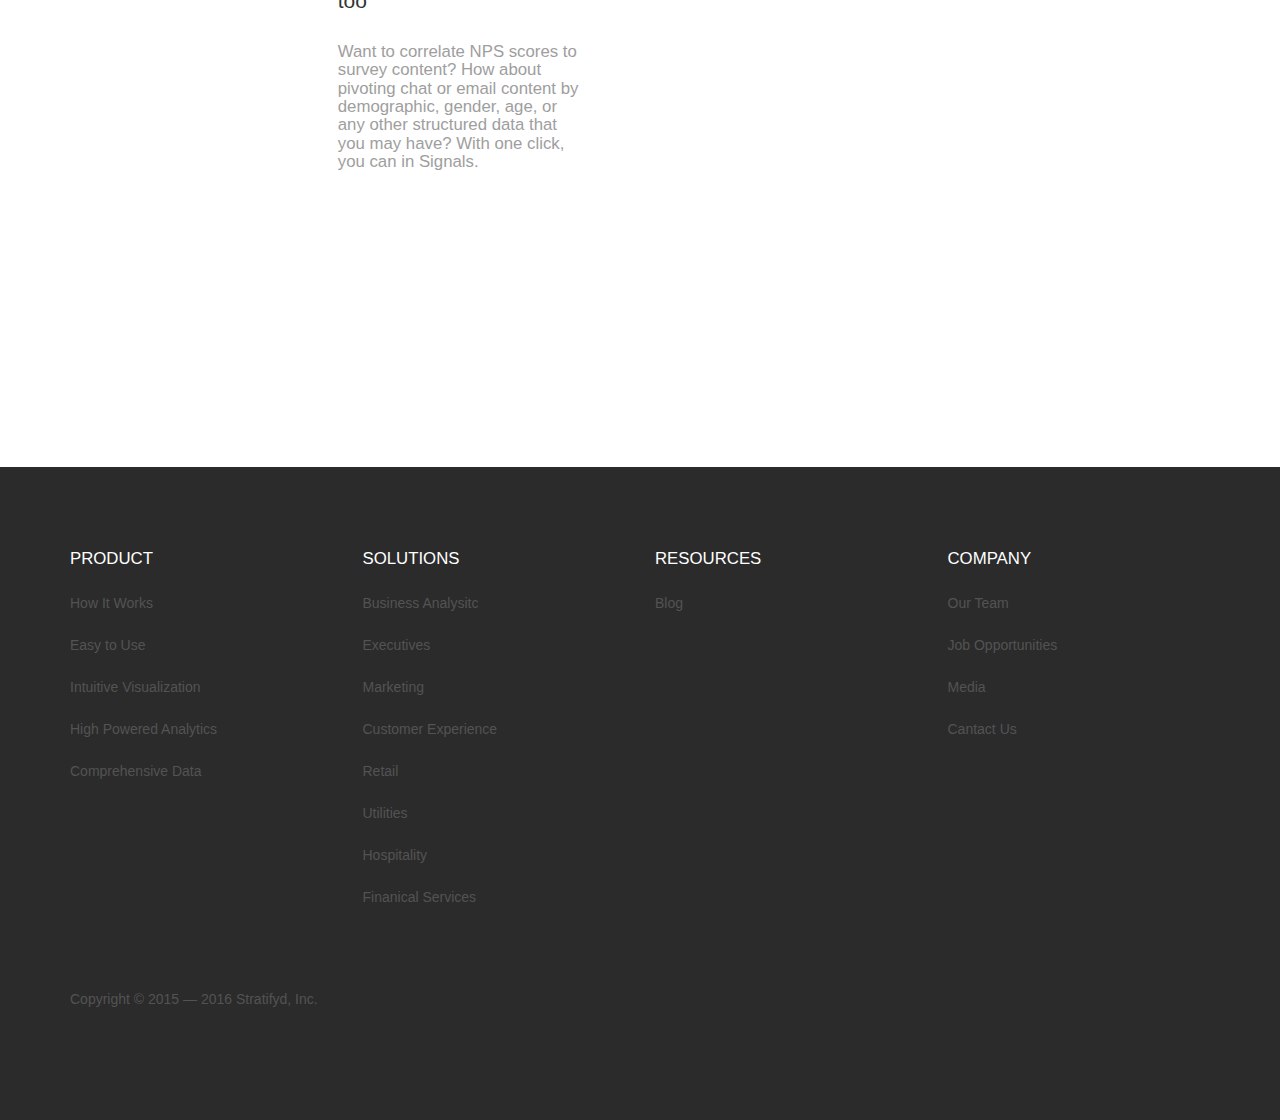
<file: EasyToUse.html>
<!DOCTYPE html>
<html lang="en">
<head>
    <meta charset="UTF-8">
	<meta name="viewport" content="width=device-width, initial-scale=1" />
    <title></title>
     <link rel="stylesheet" href="lib/bootstrap-3.3.7-dist/css/bootstrap.min.css" rel="stylesheet">
    <script src="https://code.jquery.com/jquery-2.2.0.min.js"></script>
	
	<link href="CSS/Global.css" rel="stylesheet"/>
	<link href="CSS/Product.css" rel="stylesheet"/>
	<link href="CSS/Buttons.css" rel="stylesheet"/>
	<link href="CSS/CanvasBox.css" rel="stylesheet"/>

	
</head>

<!--Maincotainer the whole page-->	
<body>
	
<div class="jumbotron" id="EasytoUseBackImage">
	
	<nav class="navbar navbar-default" role="navigation" id="NavBarPart">
	   <div class="navbar-header" id="CompanyTitelPartImportent">
		  <button type="button" class="navbar-toggle" data-toggle="collapse" 
			 data-target="#example-navbar-collapse">
			 <span class="sr-only">Switch</span>
			 <span class="icon-bar"></span>
			 <span class="icon-bar"></span>
			 <span class="icon-bar"></span>			  
		  </button>
		  <a class="navbar-brand" id="CompanyIconTitleText" href="#">
			  <img class="img" src="Resource/Icons/Stratifyd/Stratifyd-Logo-Simple-white.png" id="NavTitleCompanyIcon">
			  </img> 
<!--			  <span class="NavTitleName" id="StratifydLogoText">Stratifyd</span> -->
		   </a>	
	   </div>
	   <div class="collapse navbar-collapse" id="example-navbar-collapse">
		  <ul class="nav navbar-nav" id="NavbarDetailPart">
			 <li class="active NavBarButtons" id="navProduct"><a href="#">PRODUCT</a></li>
			 <li class="active NavBarButtons" id="navSolution"><a href="#">SOLUTION</a></li>
			 <li class="active NavBarButtons" id="navBlog"><a href="#">BLOG</a></li>
			 <li class="dropdown">
				 <a href="#" class="dropdown-toggle NavBarButtons" data-toggle="dropdown"id="DraopDownMenu1">
					 ABOUT<b class="caret"></b>
				 </a>
				 <ul class="dropdown-menu NavBarButtons">
					 <li><a href="#" id="navOurTeam">About Us</a>
					 </li>
					 <li><a href="#" id="navContactUs">Contact Us</a>
					 </li>
				 </ul>
			  </li>
		 		<li class="active NavBarButtons" id="navLogIN"><a href="#">Log in</a></li>	  
<!--			 <li class="active NavBarButtons col-xs-12 col-sm-2 col-md-2" id = "NavBarLoginPart"><a class = "btn NavBarButtons" id="NavBarLoginButton">Log In</a></li>-->
<!--		     <li class="active NavBarButtons col-xs-12 col-sm-2 col-md-2" id = "NavBarSignUpPart"><a class = "btn NavBarButtons" id="NavBarSignUpButton">Sign Up</a></li>		 -->
		  </ul>
	   </div>
	</nav>		
	
	<div class = "container" id = "ProductTitleContainer">
		<div class="col-xs-12 col-sm-12 col-md-12 col-lg-12">
			
				<h1 class = "ContentTile text-center" id="SignalsTitle">EASY TO USE
				</h1>	
		
			<div class="col-xs-12 col-sm-12 col-md-6 col-lg-6 ThirdRankImageTextAllignControl">

				<img class="ThirdPageTitleImageIcon text-right" src="Resource/ProductPageImages/ThirdRankPages/NewIcons/Easy%20to%20Use_MainIcon.png" alt="Easy to Use"></img>

			</div>

			<div class="col-xs-12 col-sm-12 col-md-6 col-lg-6 text-center ThirdPageTitleBoxPart" id="ThirdPageTitleBoxPartEasy">

<!--

					<h1 class = "ContentTile" id="SignalsTitle">Signals
					</h1>			
-->

					<div class = "ContentBox LeftBox text-left" id="SignalIntroTextBox">
						<h3 class="ContentTextInfo" id="SignalsIntroTitleText">
							Signals
						</h3>
						<h3 class="ContentTextInfo" id="ThirdRankPageIntroText">
							A powerful augemented intelligence engine for your business.
						</h3>
					</div>		

					<div class="row text-left">
						<div class="col-xs-12" id = "TitleButtonPart">
							<span class="btn btn-info" id="FirstTry">Free Trial</span>
						</div>			
					</div>


			</div>
		
		</div>
	</div>
	
</div>

	<div class="ContentBox NormalBox" id="ProductContent">
		<div class = "row">
			
<!--
			<div class="col-xs-12 col-sm-12 col-md-12 col-lg-12 text-center ThirdRankPageSubTitle">
				<h2 class="ThirdRankPageStartTitle">Easy to use</h2>
			</div>
-->
			
			<div class="col-xs-12 col-sm-12 col-md-6 col-lg-6 BoxSize" id="ProductDetailHalfBox11">
				
				<div class="col-xs-3 col-sm-3 col-md-3 col-lg-3 text-right">
					<img class="ThirdRankImageIcon" src="Resource/ProductPageImages/ThirdRankPages/NewIcons/Easy%20to%20Use%20Icon1.png"></img>
				</div>
				
				<div class="col-xs-9 col-sm-9 col-md-9 col-lg-9 ThirdRankPageContentBoxPart">
					
					<h3 class="ThirdRankPageContentTitle">Navigation is Easy
					</h3>
					
				</div>
			
				<div class="col-xs-12 col-sm-12 col-md-3 col-lg-3 text-right">
				</div>
			
				<div class="col-xs-12 col-sm-12 col-md-9 col-lg-9 ThirdRankPageContentBoxPart">
					
					<h4 class="ThirdRankPageContentText">
						Our Visual Interface (VI) is easy to navigate. Signals displays data in an intuitive “who”, “what”, “when”, “where” 
						fashion so that you can figure out the “why”. Explore findings holistically or hone in on granular detail all with a couple of clicks.
					</h4>		
					
				</div>			
			
			</div>
			
			<div class="col-xs-12 col-sm-12 col-md-6 col-lg-6 BoxSize" id="ProductDetailHalfBox12">
				
				<div class="col-xs-3 col-sm-3 col-md-3 col-lg-3 text-right">
					<img class="ThirdRankImageIcon" src="Resource/ProductPageImages/ThirdRankPages/NewIcons/Easy%20to%20Use%20Icon2.png"></img>
				</div>
				
				<div class="col-xs-9 col-sm-9 col-md-9 col-lg-9 ThirdRankPageContentBoxPart">
					
					<h3 class="ThirdRankPageContentTitle">Time to Insight is Quick
					</h3>
					
				</div>
				
				<div class="col-xs-12 col-sm-12 col-md-3 col-lg-3 text-right">
				</div>
			
				<div class="col-xs-12 col-sm-12 col-md-9 col-lg-9 ThirdRankPageContentBoxPart">
					
					<h4 class="ThirdRankPageContentText">
					Schedule data to be processed on fixed intervals (day, week, month, etc) or use our ad hoc functionality to analyze on a when needed basis. 
						Signals frees you to spend your time learning from data rather than massaging it. 
					</h4>
					
				</div>		
			
			</div>
			
			<div class="col-xs-12 col-sm-12 col-md-6 col-lg-6 BoxSize" id="ProductDetailHalfBox13">
				
				<div class="col-xs-3 col-sm-3 col-md-3 col-lg-3 text-right">
					<img class="ThirdRankImageIcon" src="Resource/ProductPageImages/ThirdRankPages/NewIcons/Easy%20to%20Use%20Icon3.png"></img>
				</div>
				
				<div class="col-xs-9 col-sm-9 col-md-9 col-lg-9 ThirdRankPageContentBoxPart">
					
					<h3 class="ThirdRankPageContentTitle">No Need to be a Data Scientist
					</h3>
					
				</div>
				
				<div class="col-xs-12 col-sm-12 col-md-3 col-lg-3 text-right">
				</div>
				
				<div class="col-xs-12 col-sm-12 col-md-9 col-lg-9 ThirdRankPageContentBoxPart">
					
					<h4 class="ThirdRankPageContentText">
						Our powerful analytics engine automatically identifies themes, topics and emerging issues from your text. No taxonomy 
						needed…though you can easily add one if needed.
					</h4>
					
				</div>		
			
			</div>
			
			<div class="col-xs-12 col-sm-12 col-md-6 col-lg-6 BoxSize" id="ProductDetailHalfBox14">
				
				<div class="col-xs-3 col-sm-3 col-md-3 col-lg-3 text-right">
					<img class="ThirdRankImageIcon" src="Resource/ProductPageImages/ThirdRankPages/NewIcons/Easy%20to%20Use%20Icon4.png"></img>
				</div>
				
				<div class="col-xs-9 col-sm-9 col-md-9 col-lg-9 ThirdRankPageContentBoxPart">
					
					<h3 class="ThirdRankPageContentTitle">Easy to Customize
					</h3>
					
				</div>
				
				<div class="col-xs-12 col-sm-12 col-md-3 col-lg-3 text-right">
				</div>
				
				<div class="col-xs-12 col-sm-12 col-md-9 col-lg-9 ThirdRankPageContentBoxPart">
					
					<h4 class="ThirdRankPageContentText">
						A single click allows you to change a sentiment score, mark content as spam, or append terms to a taxonomy. We make it easy to tune the engine to your business needs.
					</h4>	
					
				</div>					
			
			</div>
			
			<div class="col-xs-12 col-sm-12 col-md-6 col-lg-6 BoxSize" id="ProductDetailHalfBox15">
				
				<div class="col-xs-3 col-sm-3 col-md-3 col-lg-3 text-right">
					<img class="ThirdRankImageIcon" src="Resource/ProductPageImages/ThirdRankPages/NewIcons/Easy%20to%20Use%20Icon5.png"></img>
				</div>
				
				<div class="col-xs-9 col-sm-9 col-md-9 col-lg-9 ThirdRankPageContentBoxPart">
					
					<h3 class="ThirdRankPageContentTitle">Not just Text Data - Leverage structured fields too
					</h3>
					
				</div>
				
				<div class="col-xs-12 col-sm-12 col-md-3 col-lg-3 text-right">
				</div>
				
				<div class="col-xs-12 col-sm-12 col-md-9 col-lg-9 ThirdRankPageContentBoxPart">
					
					<h4 class="ThirdRankPageContentText">
						Want to correlate NPS scores to survey content? How about pivoting chat or email content by demographic, gender, age, 
						or any other structured data that you may have? With one click, you can in Signals.
					</h4>
					
				</div>					
			
			</div>
					
		</div>

	</div>
	
<div class="containers" id="BottomLinkPart">
	<div class = "container">
		<div class = "row" id = "BottomLinkBox">
	<!--
			<div class="col-xs-12 col-sm-12 col-md-2">
			</div>		
	-->
			<div class = "col-xs-6 col-sm-6 col-md-3 TopMargin" id = "BottomLinkContentBox1">
				<span class = "BottomLinkTitle" id = "BottomProduct">PRODUCT</span>
				<p class="SmallButtonTextLeft GrayText" id = "HIWText">How It Works</p>
				<p class="SmallButtonTextLeft GrayText" id = "ETUText">Easy to Use</p>
				<p class="SmallButtonTextLeft GrayText" id = "INVisText">Intuitive Visualization</p>
				<p class="SmallButtonTextLeft" id = "HPAText">High Powered Analytics</p>
				<p class="SmallButtonTextLeft" id = "ComDataText">Comprehensive Data</p>
			</div>
			<div class = "col-xs-6 col-sm-6 col-md-3 TopMargin" id = "BottomLinkContentBox2">
				<span class = "BottomLinkTitle" id = "BottomSolutions">SOLUTIONS</span>
				<p class="SmallButtonTextLeft" id = "BIext">Business Analysitc</p>
				<p class="SmallButtonTextLeft" id = "ExcuText">Executives</p>
				<p class="SmallButtonTextLeft" id = "MarketText">Marketing</p>
				<p class="SmallButtonTextLeft" id = "CustomerEXText">Customer Experience</p>
				<p class="SmallButtonTextLeft" id = "RetailText">Retail</p>
				<p class="SmallButtonTextLeft" id = "UtilitiesText">Utilities</p>	
				<p class="SmallButtonTextLeft" id = "HospitalityText">Hospitality</p>
				<p class="SmallButtonTextLeft" id = "FinSerText">Finanical Services</p>					
			</div>
			<div class = "col-xs-6 col-sm-6 col-md-3 TopMargin" id = "BottomLinkContentBox3">
				<span class = "BottomLinkTitle" id = "BottomResources">RESOURCES</span>
				<p class="SmallButtonTextLeft" id = "BlogIext">Blog</p>				
			</div>
			<div class = "col-xs-6 col-sm-6 col-md-3 TopMargin" id = "BottomLinkContentBox4">
				<span class = "BottomLinkTitle" id = "BottomCompany">COMPANY</span>
				<p class="SmallButtonTextLeft" id = "OurTeamText">Our Team</p>
				<p class="SmallButtonTextLeft" id = "JOppText">Job Opportunities</p>
				<p class="SmallButtonTextLeft" id = "MediaText">Media</p>
				<p class="SmallButtonTextLeft" id = "ContactText">Cantact Us</p>				
			</div>			
		</div>
	</div>

</div>


<div class="containers" id="CopyRightBackground">
	<div class = "container" id = "CopyRightPart">

		<div class = "row" id = "BottomCopyRightPart">

			<div class = "col-xs-12 col-sm-6 col-md-6 text-left" id = "CopyRightBox1">
				<span class="CopyRight" id = "CopyRight">Copyright ©	2015 — 2016 Stratifyd, Inc.</span>
			</div>

			<div class = "col-xs-12 col-sm-6 col-md-6 text-right" id = "CopyRightBox2">
				<div class = "col-xs-12 col-sm-12 col-md-3">
				</div>

				<div class = "col-xs-2 col-sm-2 col-md-1 BottomIconLink" id = "ConnectIconB1">
					<img src="Resource/Icons/FaceBook/NewfacebookBottomIcon.png" class="Icons2" id = "FacebookIcon" alt="FaceBook">
					</img>
				</div>

				<div class = "col-xs-2 col-sm-2 col-md-1 BottomIconLink" id = "ConnectIconB2">
					<img src="Resource/Icons/Linkedin/NewLinkedinIcon.png" class="Icons2" id = "LinkedinIcon" alt="Linkedin">
					</img>
				</div>

				<div class = "col-xs-2 col-sm-2 col-md-1 BottomIconLink" id = "ConnectIconB3">
					<img src="Resource/Icons/Twitter/NewTwitterBottomIcon.png" class="Icons2" id = "TwitterIcon" alt="Twitter">
					</img>	
				</div>

				<div class = "col-xs-2 col-sm-2 col-md-1 BottomIconLink" id = "ConnectIconB4">
					<img src="Resource/Icons/YouTube/NewYoutubeBottomIcon.png" class="Icons2" id = "YoutubeIcon" alt="Youtube">
					</img>
				</div>

				<div class = "col-xs-2 col-sm-2 col-md-1 BottomIconLink" id = "ConnectIconB5">
					<img src="Resource/Icons/GooglePlus/NewTestGooglePlusBottomIcon.png" class="Icons2" id = "GooglePlusIcon" alt="GooglePlus">
					</img>						
				</div>

				<div class = "col-xs-2 col-sm-2 col-md-1 BottomIconLink" id = "ConnectIconB6">
					<img src="Resource/Icons/Tumblr/NewTumblrBottomIcon.png" class="Icons2" id = "TumblrIcon" alt="Tumblr">
					</img>				
				</div>
			</div>

		</div>	
	</div>	
</div>
	
<!-- Resource or Library Scripts -->

<!--
<script src="http://d3js.org/d3.v3.min.js" charset="utf-8"></script>
<script src="http://www.ourd3js.com/library/multext.js" charset="utf-8"></script>
-->
<script src="lib/d3/d3.js"></script>
<script src="lib/d3/d3.min.js"></script>
<script src="lib/queue/queue.min.js"></script>
<script src="lib/bootstrap-3.3.7-dist/js/bootstrap.min.js"></script>
	
<!-- Control Scripts-->
<script src="Script/TransForm.js"></script>
<script src="Script/GlobalControl.js"></script>
<script src="Script/FontSizeControl.js"></script>
<script src="Script/Product.js"></script>
<script src="Script/MouseAction.js"></script>
<script src="Script/WindowResize.js"></script>
<script src="lib/css3-mediaqueries-js-master/css3-mediaqueries.js"></script>

<script>(function(){var w=window;var ic=w.Intercom;if(typeof ic==="function"){ic('reattach_activator');ic('update',intercomSettings);}else{var d=document;var i=function(){i.c(arguments)};i.q=[];i.c=function(args){i.q.push(args)};w.Intercom=i;function l(){var s=d.createElement('script');s.type='text/javascript';s.async=true;s.src='https://widget.intercom.io/widget/yobfq5ll';var x=d.getElementsByTagName('script')[0];x.parentNode.insertBefore(s,x);}if(w.attachEvent){w.attachEvent('onload',l);}else{w.addEventListener('load',l,false);}}})()</script>
<script>$(function() {window.Intercom("boot", { app_id: "yobfq5ll" });})</script>

<noscript><iframe src="//www.googletagmanager.com/ns.html?id=GTM-P4LXLN"
height="0" width="0" style="display:none;visibility:hidden"></iframe></noscript>
<script>(function(w,d,s,l,i){w[l]=w[l]||[];w[l].push({'gtm.start':
new Date().getTime(),event:'gtm.js'});var f=d.getElementsByTagName(s)[0],
j=d.createElement(s),dl=l!='dataLayer'?'&l='+l:'';j.async=true;j.src=
'//www.googletagmanager.com/gtm.js?id='+i+dl;f.parentNode.insertBefore(j,f);
})(window,document,'script','dataLayer','GTM-P4LXLN');</script>

</body>
</html>
</file>
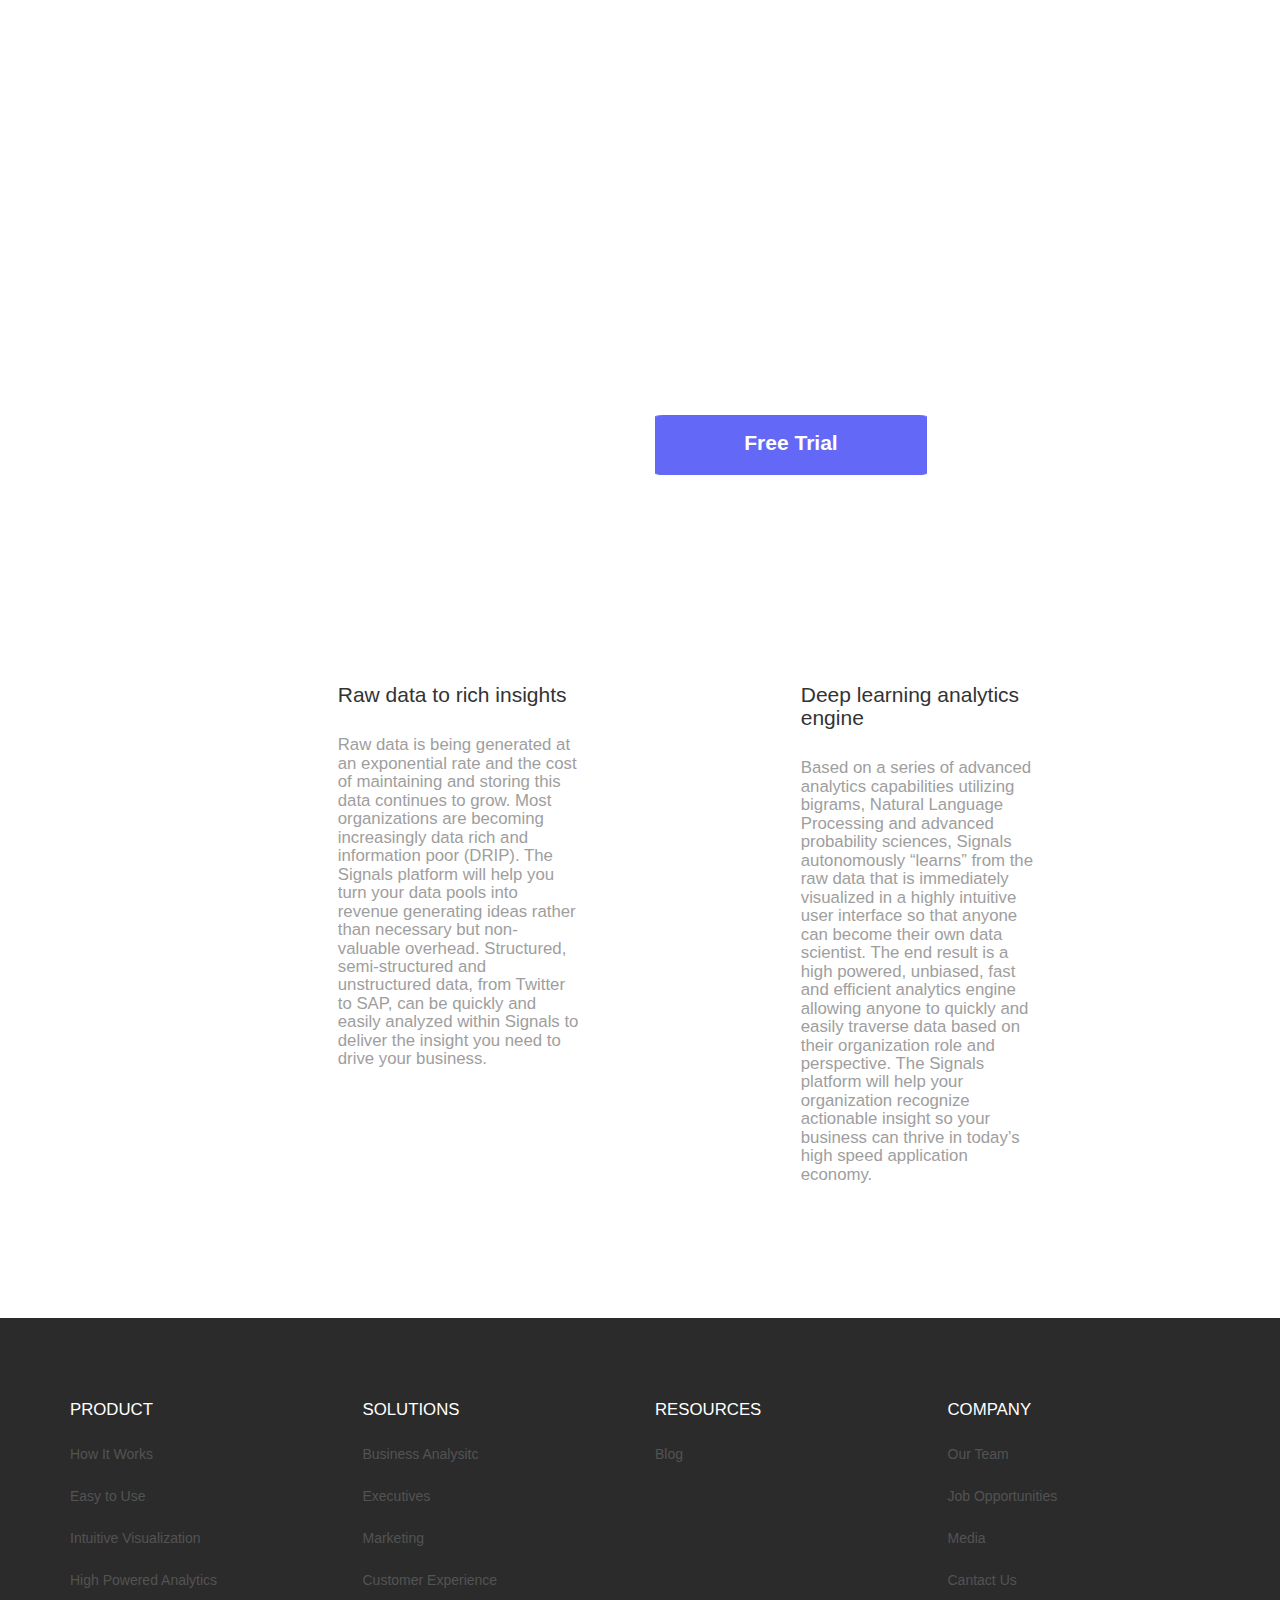
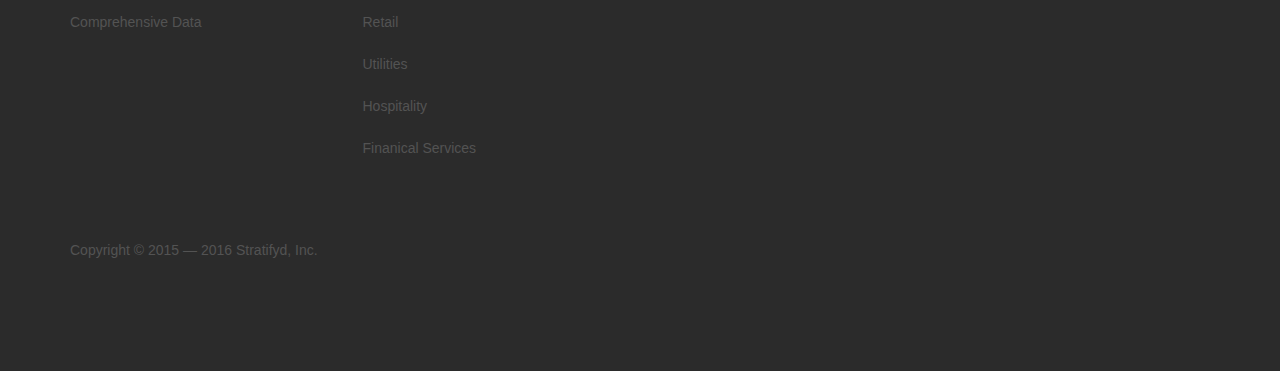
<file: HighPoweredAnalytics.html>
<!DOCTYPE html>
<html lang="en">
<head>
    <meta charset="UTF-8">
	<meta name="viewport" content="width=device-width, initial-scale=1" />
    <title></title>
     <link rel="stylesheet" href="lib/bootstrap-3.3.7-dist/css/bootstrap.min.css" rel="stylesheet">
    <script src="https://code.jquery.com/jquery-2.2.0.min.js"></script>
	
	<link href="CSS/Global.css" rel="stylesheet"/>
	<link href="CSS/Product.css" rel="stylesheet"/>
	<link href="CSS/Buttons.css" rel="stylesheet"/>
	<link href="CSS/CanvasBox.css" rel="stylesheet"/>

	
</head>

<!--Maincotainer the whole page-->	
<body>
	
<div class="jumbotron" id="HighPowerAnaBackImage">
	
	<nav class="navbar navbar-default" role="navigation" id="NavBarPart">
	   <div class="navbar-header" id="CompanyTitelPartImportent">
		  <button type="button" class="navbar-toggle" data-toggle="collapse" 
			 data-target="#example-navbar-collapse">
			 <span class="sr-only">Switch</span>
			 <span class="icon-bar"></span>
			 <span class="icon-bar"></span>
			 <span class="icon-bar"></span>			  
		  </button>
		  <a class="navbar-brand" id="CompanyIconTitleText" href="#">
			  <img class="img" src="Resource/Icons/Stratifyd/Stratifyd-Logo-Simple-white.png" id="NavTitleCompanyIcon">
			  </img> 
<!--			  <span class="NavTitleName" id="StratifydLogoText">Stratifyd</span> -->
		   </a>	
	   </div>
	   <div class="collapse navbar-collapse" id="example-navbar-collapse">
		  <ul class="nav navbar-nav" id="NavbarDetailPart">
			 <li class="active NavBarButtons" id="navProduct"><a href="#">PRODUCT</a></li>
			 <li class="active NavBarButtons" id="navSolution"><a href="#">SOLUTION</a></li>
			 <li class="active NavBarButtons" id="navBlog"><a href="#">BLOG</a></li>
			 <li class="dropdown">
				 <a href="#" class="dropdown-toggle NavBarButtons" data-toggle="dropdown"id="DraopDownMenu1">
					 ABOUT<b class="caret"></b>
				 </a>
				 <ul class="dropdown-menu NavBarButtons">
					 <li><a href="#" id="navOurTeam">About Us</a>
					 </li>
					 <li><a href="#" id="navContactUs">Contact Us</a>
					 </li>
				 </ul>
			  </li>
		 		<li class="active NavBarButtons" id="navLogIN"><a href="#">Log in</a></li>	  
<!--			 <li class="active NavBarButtons col-xs-12 col-sm-2 col-md-2" id = "NavBarLoginPart"><a class = "btn NavBarButtons" id="NavBarLoginButton">Log In</a></li>-->
<!--		     <li class="active NavBarButtons col-xs-12 col-sm-2 col-md-2" id = "NavBarSignUpPart"><a class = "btn NavBarButtons" id="NavBarSignUpButton">Sign Up</a></li>		 -->
		  </ul>
	   </div>
	</nav>		
	
	<div class = "container" id = "ProductTitleContainer">
		<div class="col-xs-12 col-sm-12 col-md-12 col-lg-12">
			
				<h1 class = "ContentTile text-center" id="SignalsTitle">HIGH POWER ANALYTICS
				</h1>	
		
			<div class="col-xs-12 col-sm-12 col-md-6 col-lg-6 ThirdRankImageTextAllignControl">

				<img class="ThirdPageTitleImageIcon text-right" src="Resource/ProductPageImages/ThirdRankPages/NewIcons/High%20Powered%20Analytics_MainIcon.png" alt="Easy to Use"></img>

			</div>

			<div class="col-xs-12 col-sm-12 col-md-6 col-lg-6 text-center ThirdPageTitleBoxPart" id="ThirdPageTitleBoxPartEasy">

<!--

					<h1 class = "ContentTile" id="SignalsTitle">Signals
					</h1>			
-->

					<div class = "ContentBox LeftBox text-left" id="SignalIntroTextBox">
						<h3 class="ContentTextInfo" id="SignalsIntroTitleText">
							Signals
						</h3>
						<h3 class="ContentTextInfo" id="ThirdRankPageIntroText">
							A powerful augemented intelligence engine for your business.
						</h3>
					</div>		

					<div class="row text-left">
						<div class="col-xs-12" id = "TitleButtonPart">
							<span class="btn btn-info" id="FirstTry">Free Trial</span>
						</div>			
					</div>


			</div>
		
		</div>
	</div>
	
</div>

	<div class="ContentBox NormalBox" id="ProductContent">
		<div class = "row">
			
<!--
			<div class="col-xs-12 col-sm-12 col-md-12 col-lg-12 text-center ThirdRankPageSubTitle">
				<h2 class="ThirdRankPageStartTitle">High powered analytics</h2>
			</div>
-->
			
			<div class="col-xs-12 col-sm-12 col-md-6 col-lg-6 BoxSize" id="ProductDetailHalfBox11">
				
				<div class="col-xs-3 col-sm-3 col-md-3 col-lg-3 text-right">
					<img class="ThirdRankImageIcon" src="Resource/ProductPageImages/ThirdRankPages/NewIcons/High%20Powered%20Analytics_Icon1.png"></img>
				</div>
				
				<div class="col-xs-9 col-sm-9 col-md-9 col-lg-9 ThirdRankPageContentBoxPart">
					
					<h3 class="ThirdRankPageContentTitle">Raw data to rich insights
					</h3>
					
				</div>
			
				<div class="col-xs-12 col-sm-12 col-md-3 col-lg-3 text-right">
				</div>
			
				<div class="col-xs-12 col-sm-12 col-md-9 col-lg-9 ThirdRankPageContentBoxPart">
					
					<h4 class="ThirdRankPageContentText">
						Raw data is being generated at an exponential rate and the cost of maintaining and storing this data continues to grow. 
						Most organizations are becoming increasingly data rich and information poor (DRIP). The Signals platform will help you turn 
						your data pools into revenue generating ideas rather than necessary but non-valuable overhead. Structured, semi-structured and unstructured 
						data, from Twitter to SAP, can be quickly and easily analyzed within Signals to deliver the insight you need to drive your business.
					</h4>		
					
				</div>			
			
			</div>
			
			<div class="col-xs-12 col-sm-12 col-md-6 col-lg-6 BoxSize" id="ProductDetailHalfBox12">
				
				<div class="col-xs-3 col-sm-3 col-md-3 col-lg-3 text-right">
					<img class="ThirdRankImageIcon" src="Resource/ProductPageImages/ThirdRankPages/NewIcons/High%20Powered%20Analytics_Icon2.png"></img>
				</div>
				
				<div class="col-xs-9 col-sm-9 col-md-9 col-lg-9 ThirdRankPageContentBoxPart">
					
					<h3 class="ThirdRankPageContentTitle">Deep learning analytics engine
					</h3>
					
				</div>
				
				<div class="col-xs-12 col-sm-12 col-md-3 col-lg-3 text-right">
				</div>
			
				<div class="col-xs-12 col-sm-12 col-md-9 col-lg-9 ThirdRankPageContentBoxPart">
					
					<h4 class="ThirdRankPageContentText">
						Based on a series of advanced analytics capabilities utilizing bigrams, Natural Language Processing and advanced probability sciences, 
						Signals autonomously “learns” from the raw data that is immediately visualized in a highly intuitive user interface so that anyone can 
						become their own data scientist.
						The end result is a high powered, unbiased, fast and efficient analytics engine allowing anyone to quickly and easily traverse data 
						based on their organization role and perspective. The Signals platform will help your organization recognize actionable insight so your 
						business can thrive in today’s high speed application economy.
					</h4>
					
				</div>		
			
			</div>
		
		</div>

	</div>
	
<div class="containers" id="BottomLinkPart">
	<div class = "container">
		<div class = "row" id = "BottomLinkBox">
	<!--
			<div class="col-xs-12 col-sm-12 col-md-2">
			</div>		
	-->
			<div class = "col-xs-6 col-sm-6 col-md-3 TopMargin" id = "BottomLinkContentBox1">
				<span class = "BottomLinkTitle" id = "BottomProduct">PRODUCT</span>
				<p class="SmallButtonTextLeft GrayText" id = "HIWText">How It Works</p>
				<p class="SmallButtonTextLeft GrayText" id = "ETUText">Easy to Use</p>
				<p class="SmallButtonTextLeft GrayText" id = "INVisText">Intuitive Visualization</p>
				<p class="SmallButtonTextLeft" id = "HPAText">High Powered Analytics</p>
				<p class="SmallButtonTextLeft" id = "ComDataText">Comprehensive Data</p>
			</div>
			<div class = "col-xs-6 col-sm-6 col-md-3 TopMargin" id = "BottomLinkContentBox2">
				<span class = "BottomLinkTitle" id = "BottomSolutions">SOLUTIONS</span>
				<p class="SmallButtonTextLeft" id = "BIext">Business Analysitc</p>
				<p class="SmallButtonTextLeft" id = "ExcuText">Executives</p>
				<p class="SmallButtonTextLeft" id = "MarketText">Marketing</p>
				<p class="SmallButtonTextLeft" id = "CustomerEXText">Customer Experience</p>
				<p class="SmallButtonTextLeft" id = "RetailText">Retail</p>
				<p class="SmallButtonTextLeft" id = "UtilitiesText">Utilities</p>	
				<p class="SmallButtonTextLeft" id = "HospitalityText">Hospitality</p>
				<p class="SmallButtonTextLeft" id = "FinSerText">Finanical Services</p>					
			</div>
			<div class = "col-xs-6 col-sm-6 col-md-3 TopMargin" id = "BottomLinkContentBox3">
				<span class = "BottomLinkTitle" id = "BottomResources">RESOURCES</span>
				<p class="SmallButtonTextLeft" id = "BlogIext">Blog</p>				
			</div>
			<div class = "col-xs-6 col-sm-6 col-md-3 TopMargin" id = "BottomLinkContentBox4">
				<span class = "BottomLinkTitle" id = "BottomCompany">COMPANY</span>
				<p class="SmallButtonTextLeft" id = "OurTeamText">Our Team</p>
				<p class="SmallButtonTextLeft" id = "JOppText">Job Opportunities</p>
				<p class="SmallButtonTextLeft" id = "MediaText">Media</p>
				<p class="SmallButtonTextLeft" id = "ContactText">Cantact Us</p>				
			</div>			
		</div>
	</div>

</div>


<div class="containers" id="CopyRightBackground">
	<div class = "container" id = "CopyRightPart">

		<div class = "row" id = "BottomCopyRightPart">

			<div class = "col-xs-12 col-sm-6 col-md-6 text-left" id = "CopyRightBox1">
				<span class="CopyRight" id = "CopyRight">Copyright ©	2015 — 2016 Stratifyd, Inc.</span>
			</div>

			<div class = "col-xs-12 col-sm-6 col-md-6 text-right" id = "CopyRightBox2">
				<div class = "col-xs-12 col-sm-12 col-md-3">
				</div>

				<div class = "col-xs-2 col-sm-2 col-md-1 BottomIconLink" id = "ConnectIconB1">
					<img src="Resource/Icons/FaceBook/NewfacebookBottomIcon.png" class="Icons2" id = "FacebookIcon" alt="FaceBook">
					</img>
				</div>

				<div class = "col-xs-2 col-sm-2 col-md-1 BottomIconLink" id = "ConnectIconB2">
					<img src="Resource/Icons/Linkedin/NewLinkedinIcon.png" class="Icons2" id = "LinkedinIcon" alt="Linkedin">
					</img>
				</div>

				<div class = "col-xs-2 col-sm-2 col-md-1 BottomIconLink" id = "ConnectIconB3">
					<img src="Resource/Icons/Twitter/NewTwitterBottomIcon.png" class="Icons2" id = "TwitterIcon" alt="Twitter">
					</img>	
				</div>

				<div class = "col-xs-2 col-sm-2 col-md-1 BottomIconLink" id = "ConnectIconB4">
					<img src="Resource/Icons/YouTube/NewYoutubeBottomIcon.png" class="Icons2" id = "YoutubeIcon" alt="Youtube">
					</img>
				</div>

				<div class = "col-xs-2 col-sm-2 col-md-1 BottomIconLink" id = "ConnectIconB5">
					<img src="Resource/Icons/GooglePlus/NewTestGooglePlusBottomIcon.png" class="Icons2" id = "GooglePlusIcon" alt="GooglePlus">
					</img>						
				</div>

				<div class = "col-xs-2 col-sm-2 col-md-1 BottomIconLink" id = "ConnectIconB6">
					<img src="Resource/Icons/Tumblr/NewTumblrBottomIcon.png" class="Icons2" id = "TumblrIcon" alt="Tumblr">
					</img>				
				</div>
			</div>

		</div>	
	</div>	
</div>

	
<!-- Resource or Library Scripts -->

<!--
<script src="http://d3js.org/d3.v3.min.js" charset="utf-8"></script>
<script src="http://www.ourd3js.com/library/multext.js" charset="utf-8"></script>
-->
<script src="lib/d3/d3.js"></script>
<script src="lib/d3/d3.min.js"></script>
<script src="lib/queue/queue.min.js"></script>
<script src="lib/bootstrap-3.3.7-dist/js/bootstrap.min.js"></script>
	
<!-- Control Scripts-->
<script src="Script/TransForm.js"></script>
<script src="Script/GlobalControl.js"></script>
<script src="Script/FontSizeControl.js"></script>
<script src="Script/Product.js"></script>
<script src="Script/MouseAction.js"></script>
<script src="Script/WindowResize.js"></script>
<script src="lib/css3-mediaqueries-js-master/css3-mediaqueries.js"></script>

<script>(function(){var w=window;var ic=w.Intercom;if(typeof ic==="function"){ic('reattach_activator');ic('update',intercomSettings);}else{var d=document;var i=function(){i.c(arguments)};i.q=[];i.c=function(args){i.q.push(args)};w.Intercom=i;function l(){var s=d.createElement('script');s.type='text/javascript';s.async=true;s.src='https://widget.intercom.io/widget/yobfq5ll';var x=d.getElementsByTagName('script')[0];x.parentNode.insertBefore(s,x);}if(w.attachEvent){w.attachEvent('onload',l);}else{w.addEventListener('load',l,false);}}})()</script>
<script>$(function() {window.Intercom("boot", { app_id: "yobfq5ll" });})</script>

<noscript><iframe src="//www.googletagmanager.com/ns.html?id=GTM-P4LXLN"
height="0" width="0" style="display:none;visibility:hidden"></iframe></noscript>
<script>(function(w,d,s,l,i){w[l]=w[l]||[];w[l].push({'gtm.start':
new Date().getTime(),event:'gtm.js'});var f=d.getElementsByTagName(s)[0],
j=d.createElement(s),dl=l!='dataLayer'?'&l='+l:'';j.async=true;j.src=
'//www.googletagmanager.com/gtm.js?id='+i+dl;f.parentNode.insertBefore(j,f);
})(window,document,'script','dataLayer','GTM-P4LXLN');</script>

</body>
</html>
</file>
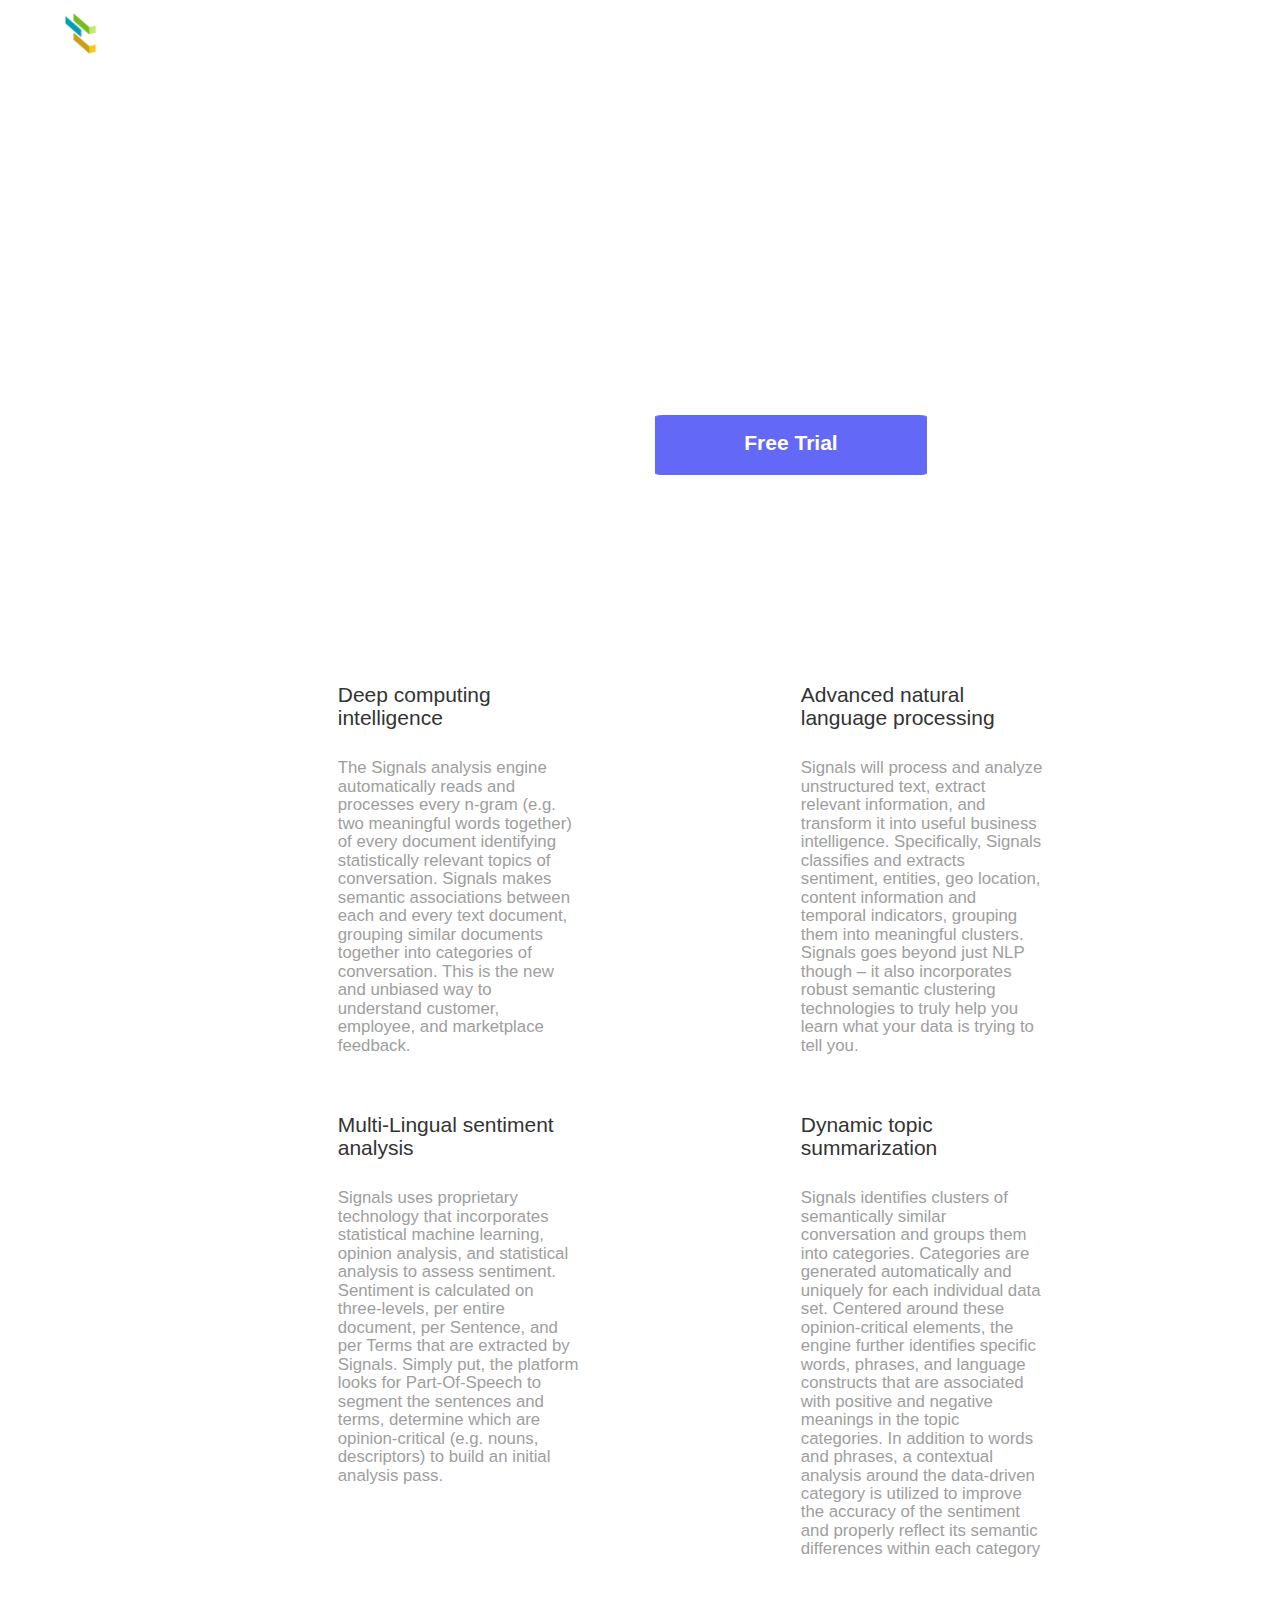
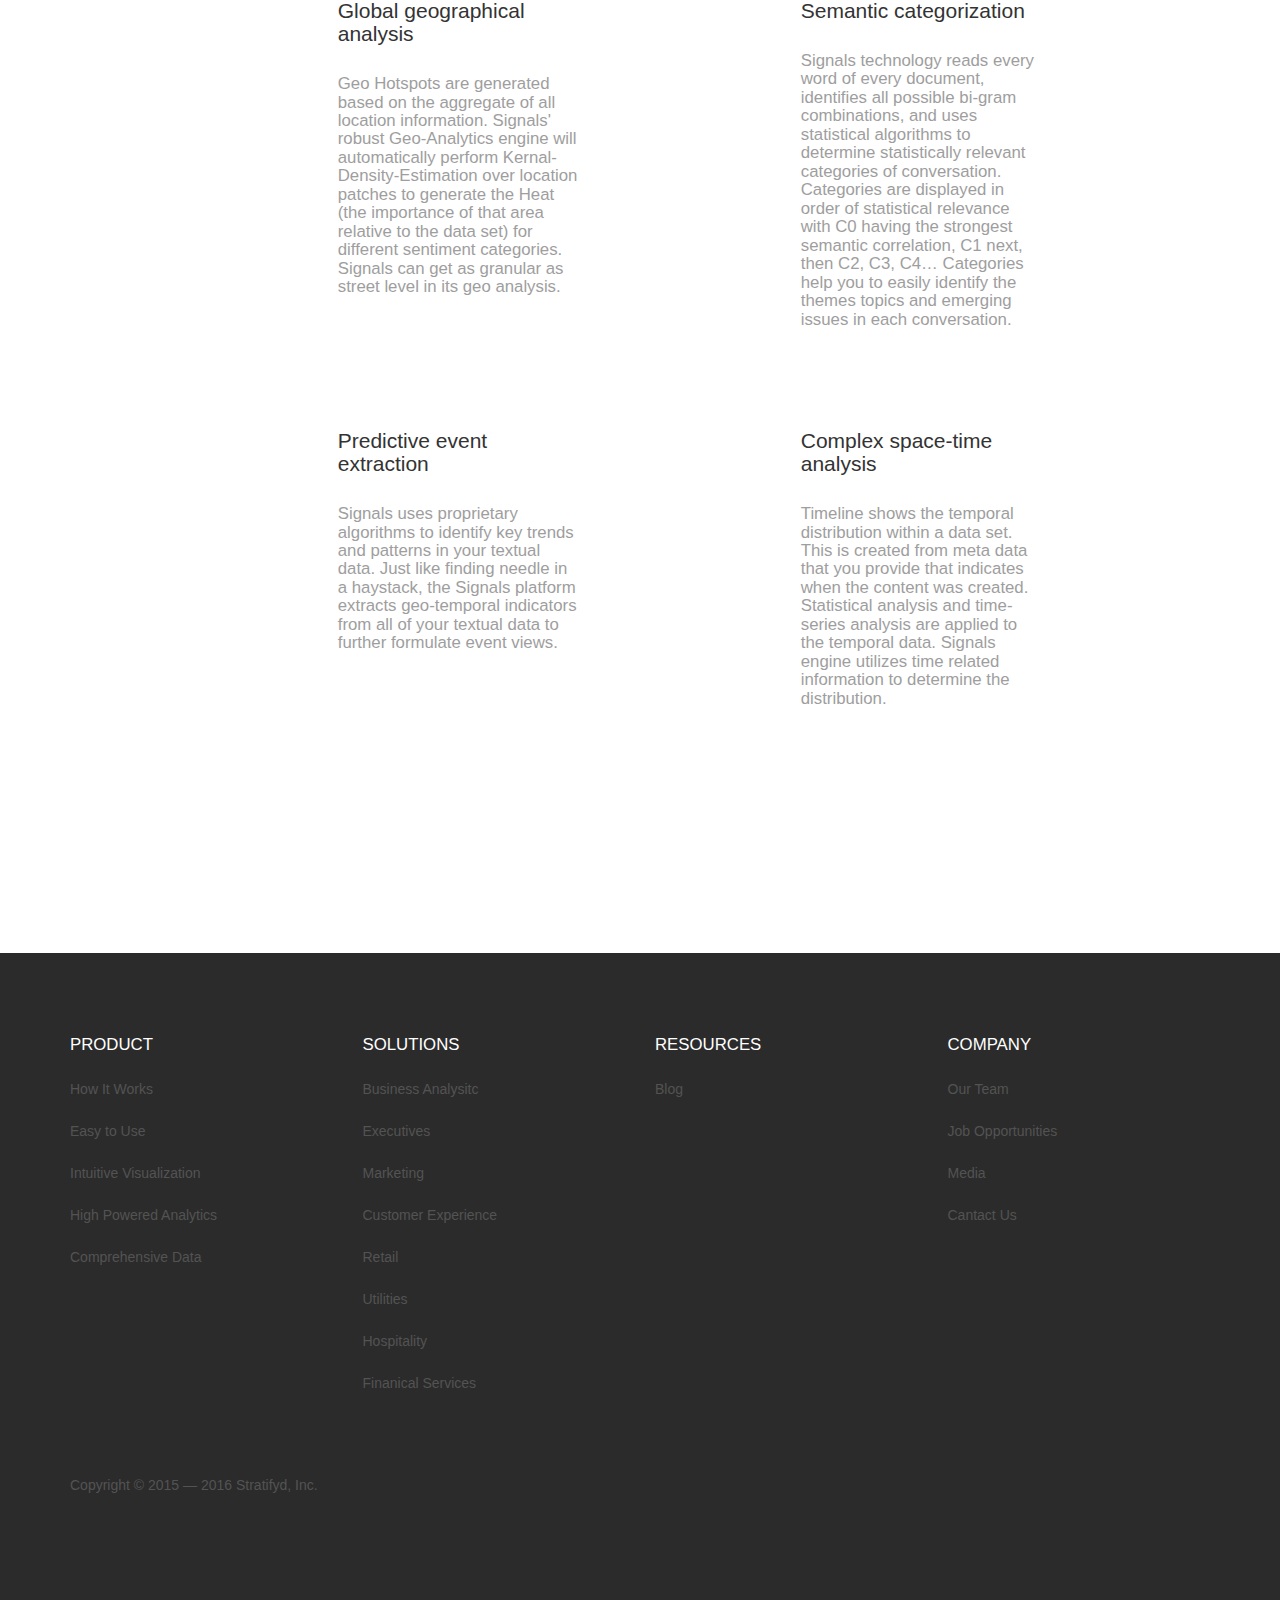
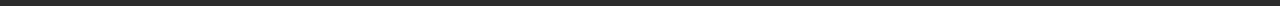
<file: HowitWorks.html>
<!DOCTYPE html>
<html lang="en">
<head>
    <meta charset="UTF-8">
	<meta name="viewport" content="width=device-width, initial-scale=1" />
    <title></title>
     <link rel="stylesheet" href="lib/bootstrap-3.3.7-dist/css/bootstrap.min.css" rel="stylesheet">
    <script src="https://code.jquery.com/jquery-2.2.0.min.js"></script>
	
	<link href="CSS/Global.css" rel="stylesheet"/>
	<link href="CSS/Product.css" rel="stylesheet"/>
	<link href="CSS/Buttons.css" rel="stylesheet"/>
	<link href="CSS/CanvasBox.css" rel="stylesheet"/>

	
</head>

<!--Maincotainer the whole page-->	
<body>
	
<div class="jumbotron" id="HowItWorksBackImage">
	
	<nav class="navbar navbar-default" role="navigation" id="NavBarPart">
	   <div class="navbar-header" id="CompanyTitelPartImportent">
		  <button type="button" class="navbar-toggle" data-toggle="collapse" 
			 data-target="#example-navbar-collapse">
			 <span class="sr-only">Switch</span>
			 <span class="icon-bar"></span>
			 <span class="icon-bar"></span>
			 <span class="icon-bar"></span>			  
		  </button>
		  <a class="navbar-brand" id="CompanyIconTitleText" href="#">
			  <img class="img" src="Resource/Icons/Stratifyd/Stratifyd-Logo-Simple-white.png" id="NavTitleCompanyIcon">
			  </img> 
<!--			  <span class="NavTitleName" id="StratifydLogoText">Stratifyd</span> -->
		   </a>	
	   </div>
	   <div class="collapse navbar-collapse" id="example-navbar-collapse">
		  <ul class="nav navbar-nav" id="NavbarDetailPart">
			 <li class="active NavBarButtons" id="navProduct"><a href="#">PRODUCT</a></li>
			 <li class="active NavBarButtons" id="navSolution"><a href="#">SOLUTION</a></li>
			 <li class="active NavBarButtons" id="navBlog"><a href="#">BLOG</a></li>
			 <li class="dropdown">
				 <a href="#" class="dropdown-toggle NavBarButtons" data-toggle="dropdown"id="DraopDownMenu1">
					 ABOUT<b class="caret"></b>
				 </a>
				 <ul class="dropdown-menu NavBarButtons">
					 <li><a href="#" id="navOurTeam">About Us</a>
					 </li>
					 <li><a href="#" id="navContactUs">Contact Us</a>
					 </li>
				 </ul>
			  </li>
		 		<li class="active NavBarButtons" id="navLogIN"><a href="#">Log in</a></li>	  
<!--			 <li class="active NavBarButtons col-xs-12 col-sm-2 col-md-2" id = "NavBarLoginPart"><a class = "btn NavBarButtons" id="NavBarLoginButton">Log In</a></li>-->
<!--		     <li class="active NavBarButtons col-xs-12 col-sm-2 col-md-2" id = "NavBarSignUpPart"><a class = "btn NavBarButtons" id="NavBarSignUpButton">Sign Up</a></li>		 -->
		  </ul>
	   </div>
	</nav>		
	
	<div class = "container" id = "ProductTitleContainer">
		<div class="col-xs-12 col-sm-12 col-md-12 col-lg-12">
			
				<h1 class = "ContentTile text-center" id="SignalsTitle">HOW IT WORKS
				</h1>	
		
			<div class="col-xs-12 col-sm-12 col-md-6 col-lg-6 ThirdRankImageTextAllignControl">

				<img class="ThirdPageTitleImageIcon text-right" src="Resource/ProductPageImages/ThirdRankPages/NewIcons/How%20It%20Works_MainIcon.png" alt="How it Works"></img>

			</div>

			<div class="col-xs-12 col-sm-12 col-md-6 col-lg-6 text-center ThirdPageTitleBoxPart" id="ThirdPageTitleBoxPartEasy">

<!--

					<h1 class = "ContentTile" id="SignalsTitle">Signals
					</h1>			
-->

					<div class = "ContentBox LeftBox text-left" id="SignalIntroTextBox">
						<h3 class="ContentTextInfo" id="SignalsIntroTitleText">
							Signals
						</h3>
						<h3 class="ContentTextInfo" id="ThirdRankPageIntroText">
							A powerful augemented intelligence engine for your business.
						</h3>
					</div>		

					<div class="row text-left">
						<div class="col-xs-12" id = "TitleButtonPart">
							<span class="btn btn-info" id="FirstTry">Free Trial</span>
						</div>			
					</div>


			</div>
		
		</div>
	</div>
	
</div>

	<div class="ContentBox NormalBox" id="ProductContent">
		<div class = "row">
			
<!--
			<div class="col-xs-12 col-sm-12 col-md-12 col-lg-12 text-center ThirdRankPageSubTitle">
				<h2 class="ThirdRankPageStartTitle">How it Works</h2>
			</div>
-->
			
			<div class="col-xs-12 col-sm-12 col-md-6 col-lg-6 BoxSize" id="ProductDetailHalfBox11">
				
				<div class="col-xs-3 col-sm-3 col-md-3 col-lg-3 text-right">
					<img class="ThirdRankImageIcon" src="Resource/ProductPageImages/ThirdRankPages/NewIcons/How%20It%20Works_Icon1.png"></img>
				</div>
				
				<div class="col-xs-9 col-sm-9 col-md-9 col-lg-9 ThirdRankPageContentBoxPart">
					
					<h3 class="ThirdRankPageContentTitle">Deep computing intelligence
					</h3>
					
				</div>
			
				<div class="col-xs-12 col-sm-12 col-md-3 col-lg-3 text-right">
				</div>
			
				<div class="col-xs-12 col-sm-12 col-md-9 col-lg-9 ThirdRankPageContentBoxPart">
					
					<h4 class="ThirdRankPageContentText">
						The Signals analysis engine automatically reads and processes every n-gram (e.g. two meaningful words together) 
						of every document identifying statistically relevant topics of conversation. Signals makes semantic associations 
						between each and every text document, grouping similar documents together into categories of conversation. 
						This is the new and unbiased way to understand customer, employee, and marketplace feedback.
					</h4>		
					
				</div>			
			
			</div>
			
			<div class="col-xs-12 col-sm-12 col-md-6 col-lg-6 BoxSize" id="ProductDetailHalfBox12">
				
				<div class="col-xs-3 col-sm-3 col-md-3 col-lg-3 text-right">
					<img class="ThirdRankImageIcon" src="Resource/ProductPageImages/ThirdRankPages/NewIcons/How%20It%20Works_Icon2.png"></img>
				</div>
				
				<div class="col-xs-9 col-sm-9 col-md-9 col-lg-9 ThirdRankPageContentBoxPart">
					
					<h3 class="ThirdRankPageContentTitle">Advanced natural language processing
					</h3>
					
				</div>
				
				<div class="col-xs-12 col-sm-12 col-md-3 col-lg-3 text-right">
				</div>
			
				<div class="col-xs-12 col-sm-12 col-md-9 col-lg-9 ThirdRankPageContentBoxPart">
					
					<h4 class="ThirdRankPageContentText">
						Signals will process and analyze unstructured text, extract relevant information, and transform it into useful 
						business intelligence. Specifically, Signals classifies and extracts sentiment, entities, geo location, content 
						information and temporal indicators, grouping them into meaningful clusters. Signals goes beyond just NLP though – 
						it also incorporates robust semantic clustering technologies to truly help you learn what your data is trying to tell you.
					</h4>
					
				</div>		
			
			</div>
			
			<div class="col-xs-12 col-sm-12 col-md-6 col-lg-6 BoxSize" id="ProductDetailHalfBox13">
				
				<div class="col-xs-3 col-sm-3 col-md-3 col-lg-3 text-right">
					<img class="ThirdRankImageIcon" src="Resource/ProductPageImages/ThirdRankPages/NewIcons/How%20It%20Works_Icon3.png"></img>
				</div>
				
				<div class="col-xs-9 col-sm-9 col-md-9 col-lg-9 ThirdRankPageContentBoxPart">
					
					<h3 class="ThirdRankPageContentTitle">Multi-Lingual sentiment analysis
					</h3>
					
				</div>
				
				<div class="col-xs-12 col-sm-12 col-md-3 col-lg-3 text-right">
				</div>
				
				<div class="col-xs-12 col-sm-12 col-md-9 col-lg-9 ThirdRankPageContentBoxPart">
					
					<h4 class="ThirdRankPageContentText">
						Signals uses proprietary technology that incorporates statistical machine learning, opinion analysis, and statistical analysis 
						to assess sentiment. Sentiment is calculated on three-levels, per entire document, per Sentence, and per Terms that are extracted 
						by Signals. Simply put, the platform looks for Part-Of-Speech to segment the sentences and terms, determine which are opinion-critical 
						(e.g. nouns, descriptors) to build an initial analysis pass.
					</h4>
					
				</div>		
			
			</div>
			
			<div class="col-xs-12 col-sm-12 col-md-6 col-lg-6 BoxSize" id="ProductDetailHalfBox14">
				
				<div class="col-xs-3 col-sm-3 col-md-3 col-lg-3 text-right">
					<img class="ThirdRankImageIcon" src="Resource/ProductPageImages/ThirdRankPages/NewIcons/How%20It%20Works_Icon4.png"></img>
				</div>
				
				<div class="col-xs-9 col-sm-9 col-md-9 col-lg-9 ThirdRankPageContentBoxPart">
					
					<h3 class="ThirdRankPageContentTitle">Dynamic topic summarization
					</h3>
					
				</div>
				
				<div class="col-xs-12 col-sm-12 col-md-3 col-lg-3 text-right">
				</div>
				
				<div class="col-xs-12 col-sm-12 col-md-9 col-lg-9 ThirdRankPageContentBoxPart">
					
					<h4 class="ThirdRankPageContentText">
						Signals identifies clusters of semantically similar conversation and groups them into categories. Categories are generated automatically 
						and uniquely for each individual data set. Centered around these opinion-critical elements, the engine further identifies specific words, 
						phrases, and language constructs that are associated with positive and negative meanings in the topic categories. In addition to words and 
						phrases, a contextual analysis around the data-driven category is utilized to improve the accuracy of the sentiment and properly reflect its 
						semantic differences within each category
					</h4>	
					
				</div>					
			
			</div>
			
			<div class="col-xs-12 col-sm-12 col-md-6 col-lg-6 BoxSize" id="ProductDetailHalfBox15">
				
				<div class="col-xs-3 col-sm-3 col-md-3 col-lg-3 text-right">
					<img class="ThirdRankImageIcon" src="Resource/ProductPageImages/ThirdRankPages/NewIcons/How%20It%20Works_Icon5.png"></img>
				</div>
				
				<div class="col-xs-9 col-sm-9 col-md-9 col-lg-9 ThirdRankPageContentBoxPart">
					
					<h3 class="ThirdRankPageContentTitle">Global geographical analysis
					</h3>
					
				</div>
				
				<div class="col-xs-12 col-sm-12 col-md-3 col-lg-3 text-right">
				</div>
				
				<div class="col-xs-12 col-sm-12 col-md-9 col-lg-9 ThirdRankPageContentBoxPart">
					
					<h4 class="ThirdRankPageContentText">
						Geo Hotspots are generated based on the aggregate of all location information. Signals' robust Geo-Analytics engine will automatically perform 
						Kernal-Density-Estimation over location patches to generate the Heat (the importance of that area relative to the data set) for different sentiment 
						categories. Signals can get as granular as street level in its geo analysis.
					</h4>
					
				</div>					
			
			</div>
			
			<div class="col-xs-12 col-sm-12 col-md-6 col-lg-6 BoxSize" id="ProductDetailHalfBox16">
				
				<div class="col-xs-3 col-sm-3 col-md-3 col-lg-3 text-right">
					<img class="ThirdRankImageIcon" src="Resource/ProductPageImages/ThirdRankPages/NewIcons/How%20It%20Works_Icon6.png"></img>
				</div>
				
				<div class="col-xs-9 col-sm-9 col-md-9 col-lg-9 ThirdRankPageContentBoxPart">
					
					<h3 class="ThirdRankPageContentTitle">Semantic categorization
					</h3>
					
				</div>
				
				
				<div class="col-xs-12 col-sm-12 col-md-3 col-lg-3 text-right">
				</div>
				
				<div class="col-xs-12 col-sm-12 col-md-9 col-lg-9 ThirdRankPageContentBoxPart">
					
					<h4 class="ThirdRankPageContentText">
						Signals technology reads every word of every document, identifies all possible bi-gram combinations, and uses statistical algorithms to determine 
						statistically relevant categories of conversation. Categories are displayed in order of statistical relevance with C0 having the strongest semantic 
						correlation, C1 next, then C2, C3, C4… Categories help you to easily identify the themes topics and emerging issues in each conversation.
					</h4>
					
				</div>
			
			</div>
			
			<div class="col-xs-12 col-sm-12 col-md-6 col-lg-6 BoxSize" id="ProductDetailHalfBox17">
				
				<div class="col-xs-3 col-sm-3 col-md-3 col-lg-3 text-right">
					<img class="ThirdRankImageIcon" src="Resource/ProductPageImages/ThirdRankPages/NewIcons/How%20It%20Works_Icon7.png"></img>
				</div>
				
				<div class="col-xs-9 col-sm-9 col-md-9 col-lg-9 ThirdRankPageContentBoxPart">
					
					<h3 class="ThirdRankPageContentTitle">Predictive event extraction
					</h3>
					
				</div>

				<div class="col-xs-12 col-sm-12 col-md-3 col-lg-3 text-right">
				</div>
				
				<div class="col-xs-12 col-sm-12 col-md-9 col-lg-9 ThirdRankPageContentBoxPart">
					
					<h4 class="ThirdRankPageContentText">
						Signals uses proprietary algorithms to identify key trends and patterns in your textual data. Just like finding needle in a haystack, the Signals 
						platform extracts geo-temporal indicators from all of your textual data to further formulate event views.
					</h4>		
					
				</div>
			
			</div>
			
			<div class="col-xs-12 col-sm-12 col-md-6 col-lg-6 BoxSize" id="ProductDetailHalfBox18">
				
				<div class="col-xs-3 col-sm-3 col-md-3 col-lg-3 text-right">
					<img class="ThirdRankImageIcon" src="Resource/ProductPageImages/ThirdRankPages/NewIcons/How%20It%20Works_Icon8.png"></img>
				</div>
				
				<div class="col-xs-9 col-sm-9 col-md-9 col-lg-9 ThirdRankPageContentBoxPart">
					
					<h3 class="ThirdRankPageContentTitle">Complex space-time analysis
					</h3>
					
				</div>

				<div class="col-xs-12 col-sm-12 col-md-3 col-lg-3 text-right">
				</div>
				
				<div class="col-xs-12 col-sm-12 col-md-9 col-lg-9 ThirdRankPageContentBoxPart">
					
					<h4 class="ThirdRankPageContentText">
						Timeline shows the temporal distribution within a data set. This is created from meta data that you provide that indicates when the content was 
						created. Statistical analysis and time-series analysis are applied to the temporal data. Signals engine utilizes time related information to determine the distribution.
					</h4>
					
				</div>
			
			</div>			

		</div>

	</div>
	
<div class="containers" id="BottomLinkPart">
	<div class = "container">
		<div class = "row" id = "BottomLinkBox">
	<!--
			<div class="col-xs-12 col-sm-12 col-md-2">
			</div>		
	-->
			<div class = "col-xs-6 col-sm-6 col-md-3 TopMargin" id = "BottomLinkContentBox1">
				<span class = "BottomLinkTitle" id = "BottomProduct">PRODUCT</span>
				<p class="SmallButtonTextLeft GrayText" id = "HIWText">How It Works</p>
				<p class="SmallButtonTextLeft GrayText" id = "ETUText">Easy to Use</p>
				<p class="SmallButtonTextLeft GrayText" id = "INVisText">Intuitive Visualization</p>
				<p class="SmallButtonTextLeft" id = "HPAText">High Powered Analytics</p>
				<p class="SmallButtonTextLeft" id = "ComDataText">Comprehensive Data</p>
			</div>
			<div class = "col-xs-6 col-sm-6 col-md-3 TopMargin" id = "BottomLinkContentBox2">
				<span class = "BottomLinkTitle" id = "BottomSolutions">SOLUTIONS</span>
				<p class="SmallButtonTextLeft" id = "BIext">Business Analysitc</p>
				<p class="SmallButtonTextLeft" id = "ExcuText">Executives</p>
				<p class="SmallButtonTextLeft" id = "MarketText">Marketing</p>
				<p class="SmallButtonTextLeft" id = "CustomerEXText">Customer Experience</p>
				<p class="SmallButtonTextLeft" id = "RetailText">Retail</p>
				<p class="SmallButtonTextLeft" id = "UtilitiesText">Utilities</p>	
				<p class="SmallButtonTextLeft" id = "HospitalityText">Hospitality</p>
				<p class="SmallButtonTextLeft" id = "FinSerText">Finanical Services</p>					
			</div>
			<div class = "col-xs-6 col-sm-6 col-md-3 TopMargin" id = "BottomLinkContentBox3">
				<span class = "BottomLinkTitle" id = "BottomResources">RESOURCES</span>
				<p class="SmallButtonTextLeft" id = "BlogIext">Blog</p>				
			</div>
			<div class = "col-xs-6 col-sm-6 col-md-3 TopMargin" id = "BottomLinkContentBox4">
				<span class = "BottomLinkTitle" id = "BottomCompany">COMPANY</span>
				<p class="SmallButtonTextLeft" id = "OurTeamText">Our Team</p>
				<p class="SmallButtonTextLeft" id = "JOppText">Job Opportunities</p>
				<p class="SmallButtonTextLeft" id = "MediaText">Media</p>
				<p class="SmallButtonTextLeft" id = "ContactText">Cantact Us</p>				
			</div>			
		</div>
	</div>

</div>


<div class="containers" id="CopyRightBackground">
	<div class = "container" id = "CopyRightPart">

		<div class = "row" id = "BottomCopyRightPart">

			<div class = "col-xs-12 col-sm-6 col-md-6 text-left" id = "CopyRightBox1">
				<span class="CopyRight" id = "CopyRight">Copyright ©	2015 — 2016 Stratifyd, Inc.</span>
			</div>

			<div class = "col-xs-12 col-sm-6 col-md-6 text-right" id = "CopyRightBox2">
				<div class = "col-xs-12 col-sm-12 col-md-3">
				</div>

				<div class = "col-xs-2 col-sm-2 col-md-1 BottomIconLink" id = "ConnectIconB1">
					<img src="Resource/Icons/FaceBook/NewfacebookBottomIcon.png" class="Icons2" id = "FacebookIcon" alt="FaceBook">
					</img>
				</div>

				<div class = "col-xs-2 col-sm-2 col-md-1 BottomIconLink" id = "ConnectIconB2">
					<img src="Resource/Icons/Linkedin/NewLinkedinIcon.png" class="Icons2" id = "LinkedinIcon" alt="Linkedin">
					</img>
				</div>

				<div class = "col-xs-2 col-sm-2 col-md-1 BottomIconLink" id = "ConnectIconB3">
					<img src="Resource/Icons/Twitter/NewTwitterBottomIcon.png" class="Icons2" id = "TwitterIcon" alt="Twitter">
					</img>	
				</div>

				<div class = "col-xs-2 col-sm-2 col-md-1 BottomIconLink" id = "ConnectIconB4">
					<img src="Resource/Icons/YouTube/NewYoutubeBottomIcon.png" class="Icons2" id = "YoutubeIcon" alt="Youtube">
					</img>
				</div>

				<div class = "col-xs-2 col-sm-2 col-md-1 BottomIconLink" id = "ConnectIconB5">
					<img src="Resource/Icons/GooglePlus/NewTestGooglePlusBottomIcon.png" class="Icons2" id = "GooglePlusIcon" alt="GooglePlus">
					</img>						
				</div>

				<div class = "col-xs-2 col-sm-2 col-md-1 BottomIconLink" id = "ConnectIconB6">
					<img src="Resource/Icons/Tumblr/NewTumblrBottomIcon.png" class="Icons2" id = "TumblrIcon" alt="Tumblr">
					</img>				
				</div>
			</div>

		</div>	
	</div>	
</div>

	
<!-- Resource or Library Scripts -->

<!--
<script src="http://d3js.org/d3.v3.min.js" charset="utf-8"></script>
<script src="http://www.ourd3js.com/library/multext.js" charset="utf-8"></script>
-->
<script src="lib/d3/d3.js"></script>
<script src="lib/d3/d3.min.js"></script>
<script src="lib/queue/queue.min.js"></script>
<script src="lib/bootstrap-3.3.7-dist/js/bootstrap.min.js"></script>
	
<!-- Control Scripts-->
<script src="Script/TransForm.js"></script>
<script src="Script/GlobalControl.js"></script>
<script src="Script/FontSizeControl.js"></script>
<script src="Script/Product.js"></script>
<script src="Script/MouseAction.js"></script>
<script src="Script/WindowResize.js"></script>
<script src="lib/css3-mediaqueries-js-master/css3-mediaqueries.js"></script>

<script>(function(){var w=window;var ic=w.Intercom;if(typeof ic==="function"){ic('reattach_activator');ic('update',intercomSettings);}else{var d=document;var i=function(){i.c(arguments)};i.q=[];i.c=function(args){i.q.push(args)};w.Intercom=i;function l(){var s=d.createElement('script');s.type='text/javascript';s.async=true;s.src='https://widget.intercom.io/widget/yobfq5ll';var x=d.getElementsByTagName('script')[0];x.parentNode.insertBefore(s,x);}if(w.attachEvent){w.attachEvent('onload',l);}else{w.addEventListener('load',l,false);}}})()</script>
<script>$(function() {window.Intercom("boot", { app_id: "yobfq5ll" });})</script>

<noscript><iframe src="//www.googletagmanager.com/ns.html?id=GTM-P4LXLN"
height="0" width="0" style="display:none;visibility:hidden"></iframe></noscript>
<script>(function(w,d,s,l,i){w[l]=w[l]||[];w[l].push({'gtm.start':
new Date().getTime(),event:'gtm.js'});var f=d.getElementsByTagName(s)[0],
j=d.createElement(s),dl=l!='dataLayer'?'&l='+l:'';j.async=true;j.src=
'//www.googletagmanager.com/gtm.js?id='+i+dl;f.parentNode.insertBefore(j,f);
})(window,document,'script','dataLayer','GTM-P4LXLN');</script>

</body>
</html>
</file>
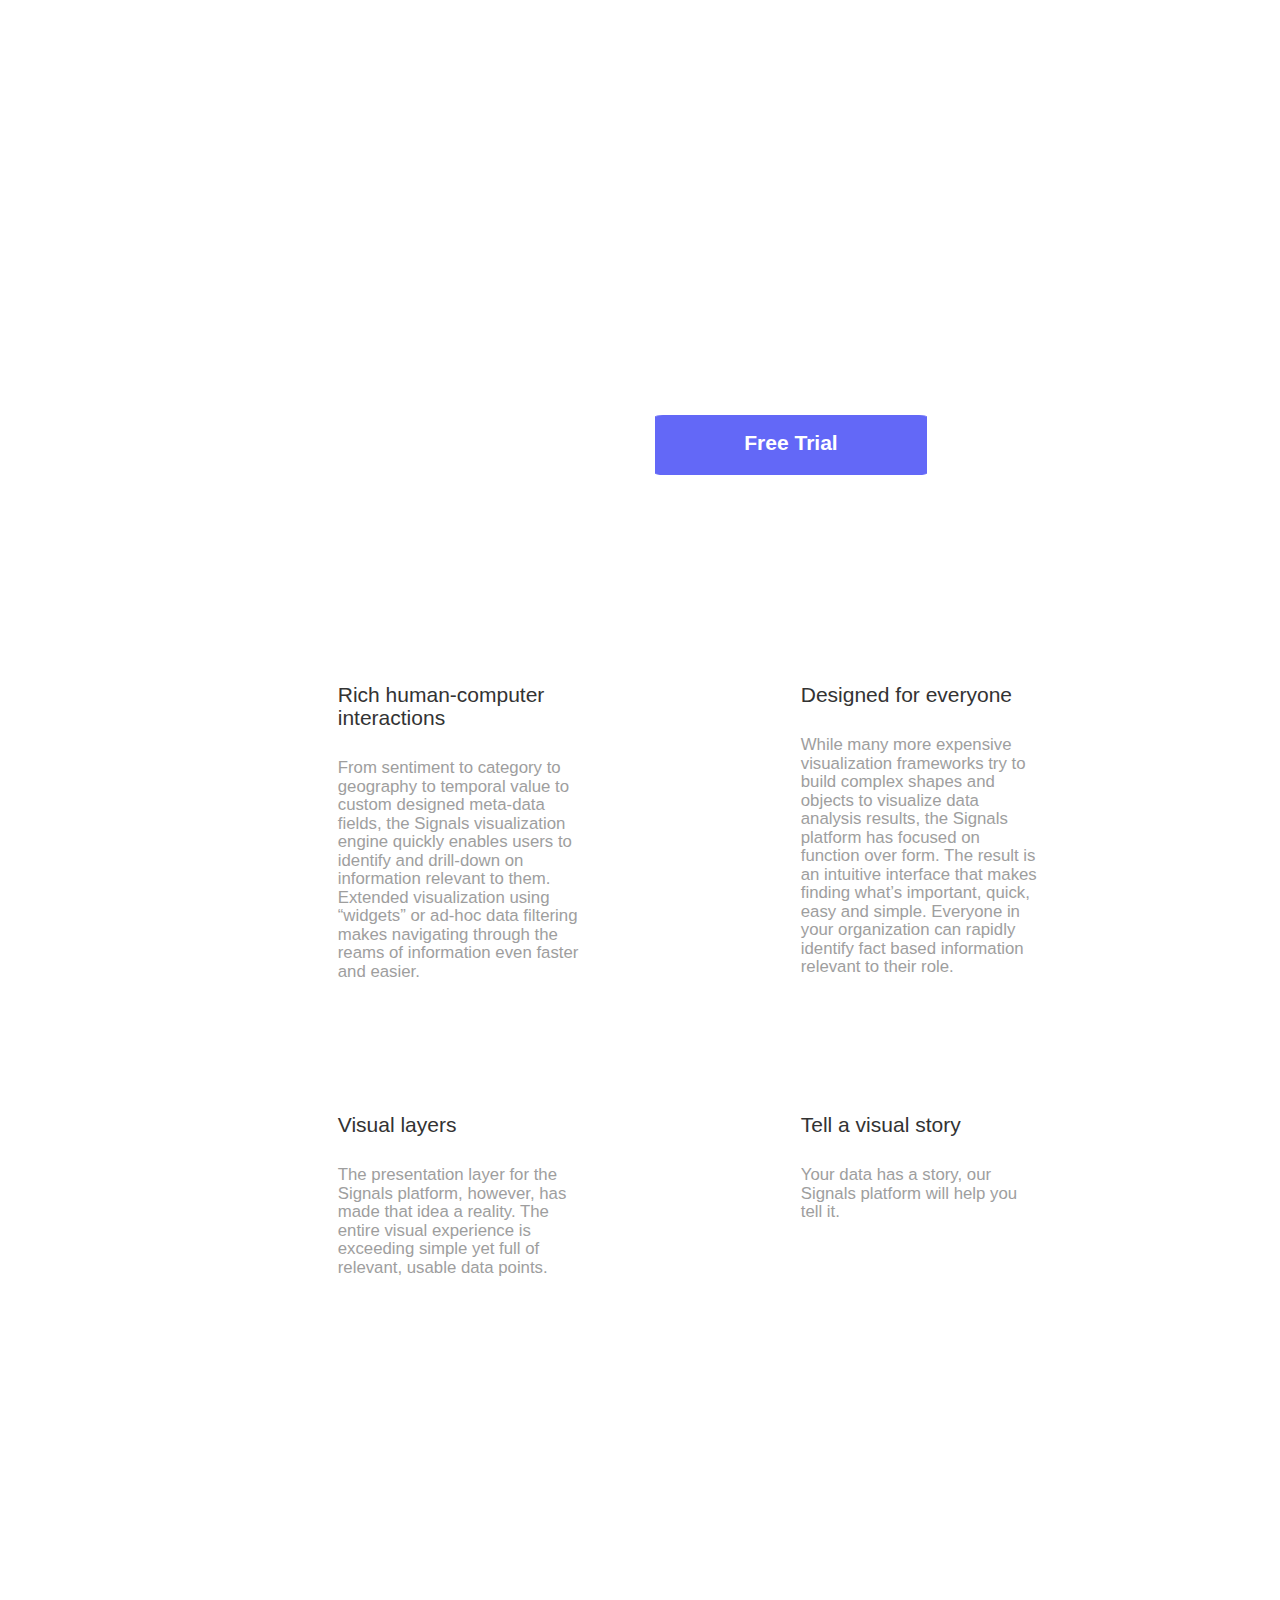
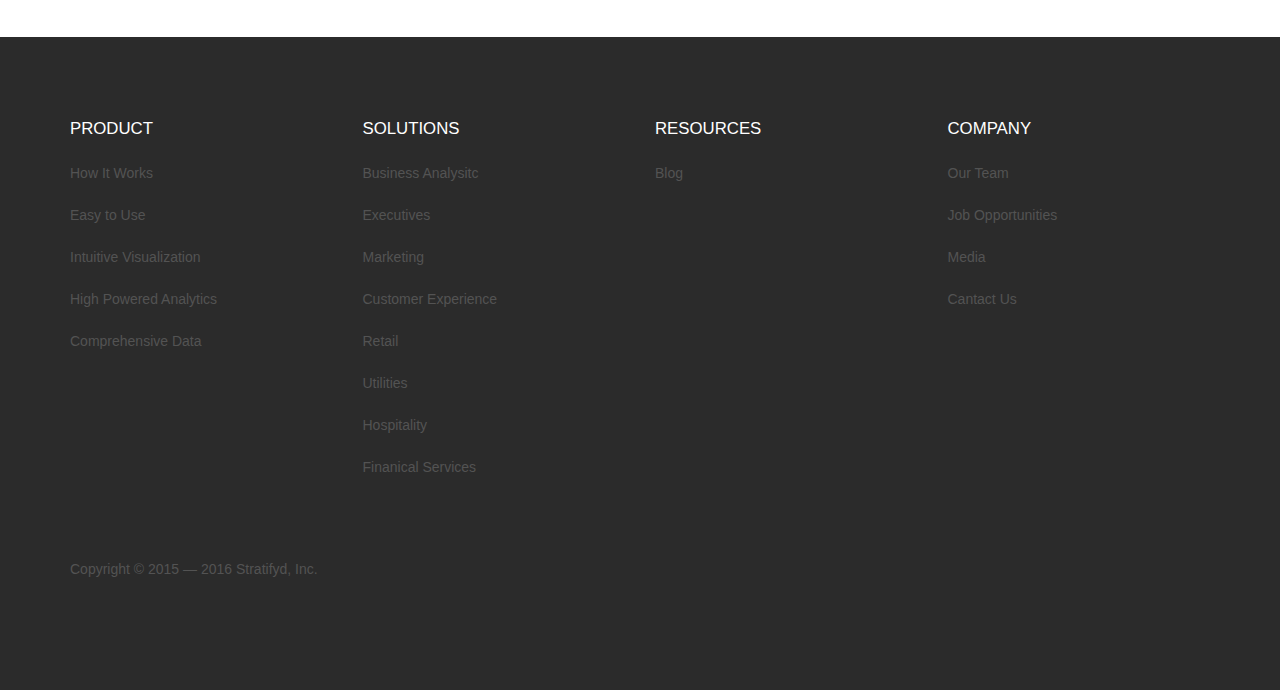
<file: IntuitiveVisuaIinterface.html>
<!DOCTYPE html>
<html lang="en">
<head>
    <meta charset="UTF-8">
	<meta name="viewport" content="width=device-width, initial-scale=1" />
    <title></title>
     <link rel="stylesheet" href="lib/bootstrap-3.3.7-dist/css/bootstrap.min.css" rel="stylesheet">
    <script src="https://code.jquery.com/jquery-2.2.0.min.js"></script>
	
	<link href="CSS/Global.css" rel="stylesheet"/>
	<link href="CSS/Product.css" rel="stylesheet"/>
	<link href="CSS/Buttons.css" rel="stylesheet"/>
	<link href="CSS/CanvasBox.css" rel="stylesheet"/>

	
</head>

<!--Maincotainer the whole page-->	
<body>
	
<div class="jumbotron" id="IntuitiveVisualinterBackImage">
	
	<nav class="navbar navbar-default" role="navigation" id="NavBarPart">
	   <div class="navbar-header" id="CompanyTitelPartImportent">
		  <button type="button" class="navbar-toggle" data-toggle="collapse" 
			 data-target="#example-navbar-collapse">
			 <span class="sr-only">Switch</span>
			 <span class="icon-bar"></span>
			 <span class="icon-bar"></span>
			 <span class="icon-bar"></span>			  
		  </button>
		  <a class="navbar-brand" id="CompanyIconTitleText" href="#">
			  <img class="img" src="Resource/Icons/Stratifyd/Stratifyd-Logo-Simple-white.png" id="NavTitleCompanyIcon">
			  </img> 
<!--			  <span class="NavTitleName" id="StratifydLogoText">Stratifyd</span> -->
		   </a>	
	   </div>
	   <div class="collapse navbar-collapse" id="example-navbar-collapse">
		  <ul class="nav navbar-nav" id="NavbarDetailPart">
			 <li class="active NavBarButtons" id="navProduct"><a href="#">PRODUCT</a></li>
			 <li class="active NavBarButtons" id="navSolution"><a href="#">SOLUTION</a></li>
			 <li class="active NavBarButtons" id="navBlog"><a href="#">BLOG</a></li>
			 <li class="dropdown">
				 <a href="#" class="dropdown-toggle NavBarButtons" data-toggle="dropdown"id="DraopDownMenu1">
					 ABOUT<b class="caret"></b>
				 </a>
				 <ul class="dropdown-menu NavBarButtons">
					 <li><a href="#" id="navOurTeam">About Us</a>
					 </li>
					 <li><a href="#" id="navContactUs">Contact Us</a>
					 </li>
				 </ul>
			  </li>
		 		<li class="active NavBarButtons" id="navLogIN"><a href="#">Log in</a></li>	  
<!--			 <li class="active NavBarButtons col-xs-12 col-sm-2 col-md-2" id = "NavBarLoginPart"><a class = "btn NavBarButtons" id="NavBarLoginButton">Log In</a></li>-->
<!--		     <li class="active NavBarButtons col-xs-12 col-sm-2 col-md-2" id = "NavBarSignUpPart"><a class = "btn NavBarButtons" id="NavBarSignUpButton">Sign Up</a></li>		 -->
		  </ul>
	   </div>
	</nav>		
	
	<div class = "container" id = "ProductTitleContainer">
		<div class="col-xs-12 col-sm-12 col-md-12 col-lg-12">
			
				<h1 class = "ContentTile text-center" id="SignalsTitle">INTUITIVE VISUAL INTERFACE
				</h1>	
		
			<div class="col-xs-12 col-sm-12 col-md-6 col-lg-6 ThirdRankImageTextAllignControl">

				<img class="ThirdPageTitleImageIcon text-right" src="Resource/ProductPageImages/ThirdRankPages/NewIcons/Intuitive%20Visualization_MainIcon.png" alt="Easy to Use"></img>

			</div>

			<div class="col-xs-12 col-sm-12 col-md-6 col-lg-6 text-center ThirdPageTitleBoxPart" id="ThirdPageTitleBoxPartEasy">

<!--

					<h1 class = "ContentTile" id="SignalsTitle">Signals
					</h1>			
-->

					<div class = "ContentBox LeftBox text-left" id="SignalIntroTextBox">
						<h3 class="ContentTextInfo" id="SignalsIntroTitleText">
							Signals
						</h3>
						<h3 class="ContentTextInfo" id="ThirdRankPageIntroText">
							A powerful augemented intelligence engine for your business.
						</h3>
					</div>		

					<div class="row text-left">
						<div class="col-xs-12" id = "TitleButtonPart">
							<span class="btn btn-info" id="FirstTry">Free Trial</span>
						</div>			
					</div>


			</div>
		
		</div>
	</div>
	
</div>

	<div class="ContentBox NormalBox" id="ProductContent">
		<div class = "row">
			
<!--
			<div class="col-xs-12 col-sm-12 col-md-12 col-lg-12 text-center ThirdRankPageSubTitle">
				<h2 class="ThirdRankPageStartTitle">Intuitive visual interface</h2>
			</div>
-->
			<div class="col-xs-12 col-sm-12 col-md-6 col-lg-6 BoxSize" id="ProductDetailHalfBox12">
				
				<div class="col-xs-3 col-sm-3 col-md-3 col-lg-3 text-right">
					<img class="ThirdRankImageIcon" src="Resource/ProductPageImages/ThirdRankPages/NewIcons/Intuitive%20Visualization_Icon2.png"></img>
				</div>
				
				<div class="col-xs-9 col-sm-9 col-md-9 col-lg-9 ThirdRankPageContentBoxPart">
					
					<h3 class="ThirdRankPageContentTitle">Rich human-computer interactions
					</h3>
					
				</div>
				
				<div class="col-xs-12 col-sm-12 col-md-3 col-lg-3 text-right">
				</div>
			
				<div class="col-xs-12 col-sm-12 col-md-9 col-lg-9 ThirdRankPageContentBoxPart">
					
					<h4 class="ThirdRankPageContentText">
						From sentiment to category to geography to temporal value to custom designed meta-data fields, the Signals visualization engine quickly 
						enables users to identify and drill-down on information relevant to them. Extended visualization using “widgets” or ad-hoc data filtering 
						makes navigating through the reams of information even faster and easier.
					</h4>
					
				</div>		
			
			</div>
		
			<div class="col-xs-12 col-sm-12 col-md-6 col-lg-6 BoxSize" id="ProductDetailHalfBox13">
				
				<div class="col-xs-3 col-sm-3 col-md-3 col-lg-3 text-right">
					<img class="ThirdRankImageIcon" src="Resource/ProductPageImages/ThirdRankPages/NewIcons/Intuitive%20Visualization_Icon3.png"></img>
				</div>
				
				<div class="col-xs-9 col-sm-9 col-md-9 col-lg-9 ThirdRankPageContentBoxPart">
					
					<h3 class="ThirdRankPageContentTitle">Designed for everyone
					</h3>
					
				</div>
				
				<div class="col-xs-12 col-sm-12 col-md-3 col-lg-3 text-right">
				</div>
				
				<div class="col-xs-12 col-sm-12 col-md-9 col-lg-9 ThirdRankPageContentBoxPart">
					
					<h4 class="ThirdRankPageContentText">
						While many more expensive visualization frameworks try to build complex shapes and objects to visualize data analysis results, the Signals 
						platform has focused on function over form. The result is an intuitive interface that makes finding what’s important, quick, easy and simple. 
						Everyone in your organization can rapidly identify fact based information relevant to their role.
					</h4>
					
				</div>		
			
			</div>		
		
			
			<div class="col-xs-12 col-sm-12 col-md-6 col-lg-6 BoxSize" id="ProductDetailHalfBox11">
				
				<div class="col-xs-3 col-sm-3 col-md-3 col-lg-3 text-right">
					<img class="ThirdRankImageIcon" src="Resource/ProductPageImages/ThirdRankPages/NewIcons/Intuitive%20Visualization_Icon1.png"></img>
				</div>
				
				<div class="col-xs-9 col-sm-9 col-md-9 col-lg-9 ThirdRankPageContentBoxPart">
					
					<h3 class="ThirdRankPageContentTitle">Visual layers
					</h3>
					
				</div>
			
				<div class="col-xs-12 col-sm-12 col-md-3 col-lg-3 text-right">
				</div>
			
				<div class="col-xs-12 col-sm-12 col-md-9 col-lg-9 ThirdRankPageContentBoxPart">
					
					<h4 class="ThirdRankPageContentText">
						The presentation layer for the Signals platform, however, has made that idea a reality. The entire visual experience is 
						exceeding simple yet full of relevant, usable data points.
					</h4>		
					
				</div>			
			
			</div>
			
			<div class="col-xs-12 col-sm-12 col-md-6 col-lg-6 BoxSize" id="ProductDetailHalfBox14">
				
				<div class="col-xs-3 col-sm-3 col-md-3 col-lg-3 text-right">
					<img class="ThirdRankImageIcon" src="Resource/ProductPageImages/ThirdRankPages/NewIcons/Intuitive%20Visualization_Icon4.png"></img>
				</div>
				
				<div class="col-xs-9 col-sm-9 col-md-9 col-lg-9 ThirdRankPageContentBoxPart">
					
					<h3 class="ThirdRankPageContentTitle">Tell a visual story
					</h3>
					
				</div>
				
				<div class="col-xs-12 col-sm-12 col-md-3 col-lg-3 text-right">
				</div>
				
				<div class="col-xs-12 col-sm-12 col-md-9 col-lg-9 ThirdRankPageContentBoxPart">
					
					<h4 class="ThirdRankPageContentText">
						Your data has a story, our Signals platform will help you tell it.
					</h4>	
					
				</div>					
			
			</div>
		
		</div>

	</div>
	
<div class="containers" id="BottomLinkPart">
	<div class = "container">
		<div class = "row" id = "BottomLinkBox">
	<!--
			<div class="col-xs-12 col-sm-12 col-md-2">
			</div>		
	-->
			<div class = "col-xs-6 col-sm-6 col-md-3 TopMargin" id = "BottomLinkContentBox1">
				<span class = "BottomLinkTitle" id = "BottomProduct">PRODUCT</span>
				<p class="SmallButtonTextLeft GrayText" id = "HIWText">How It Works</p>
				<p class="SmallButtonTextLeft GrayText" id = "ETUText">Easy to Use</p>
				<p class="SmallButtonTextLeft GrayText" id = "INVisText">Intuitive Visualization</p>
				<p class="SmallButtonTextLeft" id = "HPAText">High Powered Analytics</p>
				<p class="SmallButtonTextLeft" id = "ComDataText">Comprehensive Data</p>
			</div>
			<div class = "col-xs-6 col-sm-6 col-md-3 TopMargin" id = "BottomLinkContentBox2">
				<span class = "BottomLinkTitle" id = "BottomSolutions">SOLUTIONS</span>
				<p class="SmallButtonTextLeft" id = "BIext">Business Analysitc</p>
				<p class="SmallButtonTextLeft" id = "ExcuText">Executives</p>
				<p class="SmallButtonTextLeft" id = "MarketText">Marketing</p>
				<p class="SmallButtonTextLeft" id = "CustomerEXText">Customer Experience</p>
				<p class="SmallButtonTextLeft" id = "RetailText">Retail</p>
				<p class="SmallButtonTextLeft" id = "UtilitiesText">Utilities</p>	
				<p class="SmallButtonTextLeft" id = "HospitalityText">Hospitality</p>
				<p class="SmallButtonTextLeft" id = "FinSerText">Finanical Services</p>					
			</div>
			<div class = "col-xs-6 col-sm-6 col-md-3 TopMargin" id = "BottomLinkContentBox3">
				<span class = "BottomLinkTitle" id = "BottomResources">RESOURCES</span>
				<p class="SmallButtonTextLeft" id = "BlogIext">Blog</p>				
			</div>
			<div class = "col-xs-6 col-sm-6 col-md-3 TopMargin" id = "BottomLinkContentBox4">
				<span class = "BottomLinkTitle" id = "BottomCompany">COMPANY</span>
				<p class="SmallButtonTextLeft" id = "OurTeamText">Our Team</p>
				<p class="SmallButtonTextLeft" id = "JOppText">Job Opportunities</p>
				<p class="SmallButtonTextLeft" id = "MediaText">Media</p>
				<p class="SmallButtonTextLeft" id = "ContactText">Cantact Us</p>				
			</div>			
		</div>
	</div>

</div>


<div class="containers" id="CopyRightBackground">
	<div class = "container" id = "CopyRightPart">

		<div class = "row" id = "BottomCopyRightPart">

			<div class = "col-xs-12 col-sm-6 col-md-6 text-left" id = "CopyRightBox1">
				<span class="CopyRight" id = "CopyRight">Copyright ©	2015 — 2016 Stratifyd, Inc.</span>
			</div>

			<div class = "col-xs-12 col-sm-6 col-md-6 text-right" id = "CopyRightBox2">
				<div class = "col-xs-12 col-sm-12 col-md-3">
				</div>

				<div class = "col-xs-2 col-sm-2 col-md-1 BottomIconLink" id = "ConnectIconB1">
					<img src="Resource/Icons/FaceBook/NewfacebookBottomIcon.png" class="Icons2" id = "FacebookIcon" alt="FaceBook">
					</img>
				</div>

				<div class = "col-xs-2 col-sm-2 col-md-1 BottomIconLink" id = "ConnectIconB2">
					<img src="Resource/Icons/Linkedin/NewLinkedinIcon.png" class="Icons2" id = "LinkedinIcon" alt="Linkedin">
					</img>
				</div>

				<div class = "col-xs-2 col-sm-2 col-md-1 BottomIconLink" id = "ConnectIconB3">
					<img src="Resource/Icons/Twitter/NewTwitterBottomIcon.png" class="Icons2" id = "TwitterIcon" alt="Twitter">
					</img>	
				</div>

				<div class = "col-xs-2 col-sm-2 col-md-1 BottomIconLink" id = "ConnectIconB4">
					<img src="Resource/Icons/YouTube/NewYoutubeBottomIcon.png" class="Icons2" id = "YoutubeIcon" alt="Youtube">
					</img>
				</div>

				<div class = "col-xs-2 col-sm-2 col-md-1 BottomIconLink" id = "ConnectIconB5">
					<img src="Resource/Icons/GooglePlus/NewTestGooglePlusBottomIcon.png" class="Icons2" id = "GooglePlusIcon" alt="GooglePlus">
					</img>						
				</div>

				<div class = "col-xs-2 col-sm-2 col-md-1 BottomIconLink" id = "ConnectIconB6">
					<img src="Resource/Icons/Tumblr/NewTumblrBottomIcon.png" class="Icons2" id = "TumblrIcon" alt="Tumblr">
					</img>				
				</div>
			</div>

		</div>	
	</div>	
</div>

	
<!-- Resource or Library Scripts -->

<!--
<script src="http://d3js.org/d3.v3.min.js" charset="utf-8"></script>
<script src="http://www.ourd3js.com/library/multext.js" charset="utf-8"></script>
-->
<script src="lib/d3/d3.js"></script>
<script src="lib/d3/d3.min.js"></script>
<script src="lib/queue/queue.min.js"></script>
<script src="lib/bootstrap-3.3.7-dist/js/bootstrap.min.js"></script>
	
<!-- Control Scripts-->
<script src="Script/TransForm.js"></script>
<script src="Script/GlobalControl.js"></script>
<script src="Script/FontSizeControl.js"></script>
<script src="Script/Product.js"></script>
<script src="Script/MouseAction.js"></script>
<script src="Script/WindowResize.js"></script>
<script src="lib/css3-mediaqueries-js-master/css3-mediaqueries.js"></script>

<script>(function(){var w=window;var ic=w.Intercom;if(typeof ic==="function"){ic('reattach_activator');ic('update',intercomSettings);}else{var d=document;var i=function(){i.c(arguments)};i.q=[];i.c=function(args){i.q.push(args)};w.Intercom=i;function l(){var s=d.createElement('script');s.type='text/javascript';s.async=true;s.src='https://widget.intercom.io/widget/yobfq5ll';var x=d.getElementsByTagName('script')[0];x.parentNode.insertBefore(s,x);}if(w.attachEvent){w.attachEvent('onload',l);}else{w.addEventListener('load',l,false);}}})()</script>
<script>$(function() {window.Intercom("boot", { app_id: "yobfq5ll" });})</script>

<noscript><iframe src="//www.googletagmanager.com/ns.html?id=GTM-P4LXLN"
height="0" width="0" style="display:none;visibility:hidden"></iframe></noscript>
<script>(function(w,d,s,l,i){w[l]=w[l]||[];w[l].push({'gtm.start':
new Date().getTime(),event:'gtm.js'});var f=d.getElementsByTagName(s)[0],
j=d.createElement(s),dl=l!='dataLayer'?'&l='+l:'';j.async=true;j.src=
'//www.googletagmanager.com/gtm.js?id='+i+dl;f.parentNode.insertBefore(j,f);
})(window,document,'script','dataLayer','GTM-P4LXLN');</script>

</body>
</html>
</file>
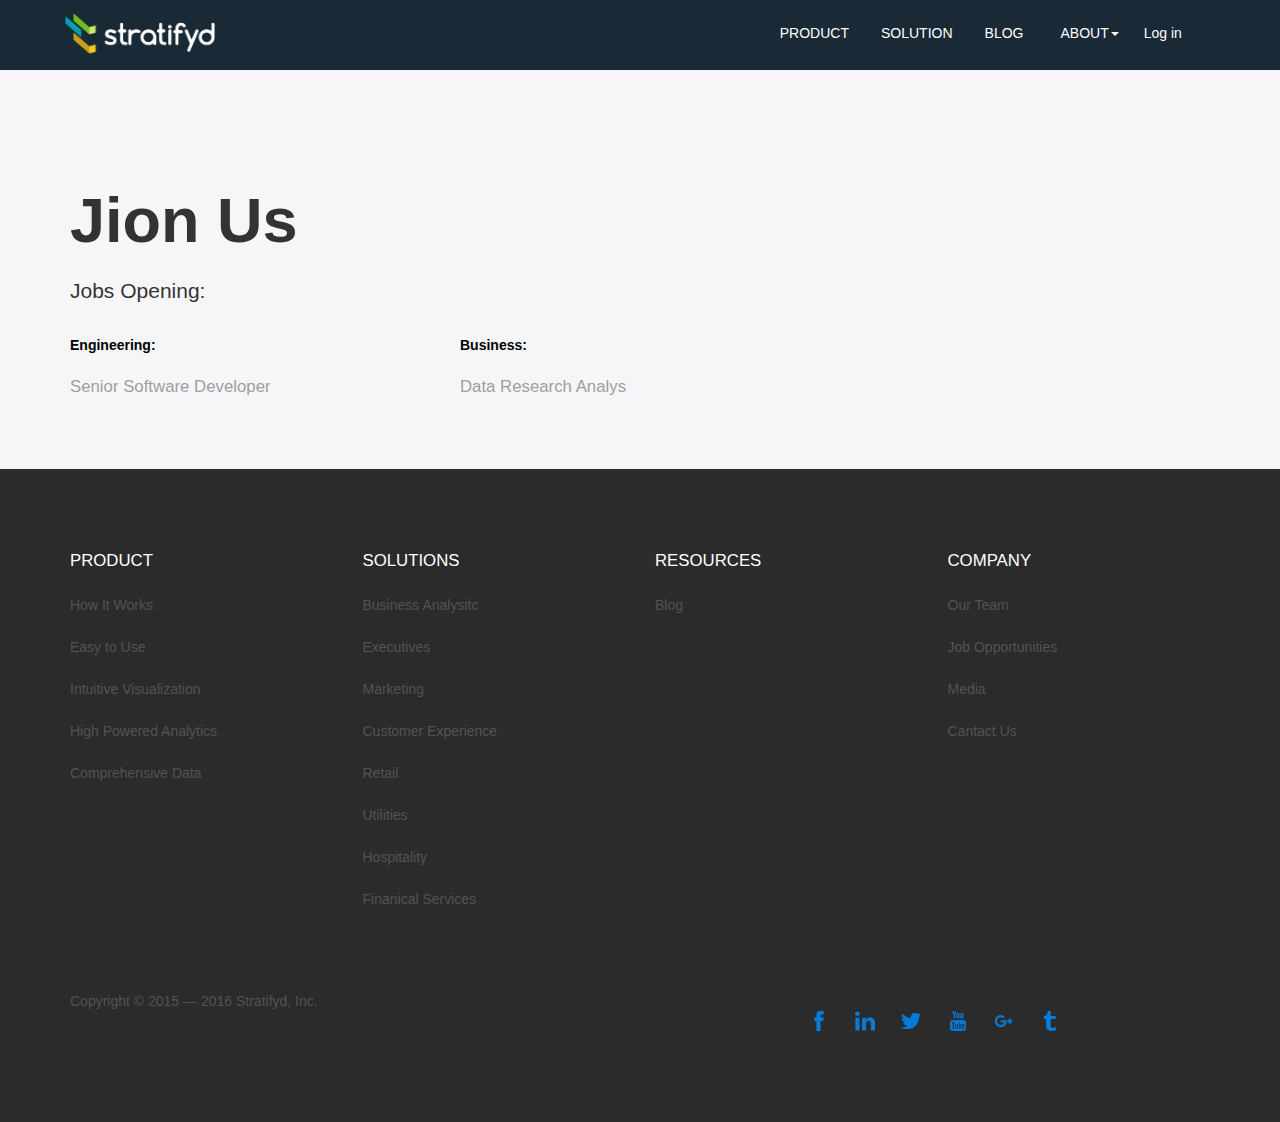
<file: JoinUs.html>
<!DOCTYPE html>
<html lang="en">
<head>
    <meta charset="UTF-8">
	<meta name="viewport" content="width=device-width, initial-scale=1" />
    <title></title>
     <link rel="stylesheet" href="lib/bootstrap-3.3.7-dist/css/bootstrap.min.css" rel="stylesheet">
    <script src="https://code.jquery.com/jquery-2.2.0.min.js"></script>
	
	<link href="CSS/Global.css" rel="stylesheet"/>
	<link href="CSS/Product.css" rel="stylesheet"/>
	<link href="CSS/Buttons.css" rel="stylesheet"/>
	<link href="CSS/CanvasBox.css" rel="stylesheet"/>
	<link href="CSS/JobsPagestyle.css" rel="stylesheet"/>

	
</head>

<!--Maincotainer the whole page-->	
<body>
	
	<nav class="navbar navbar-default" role="navigation" id="NavBarPart2">
	   <div class="navbar-header" id="CompanyTitelPartImportent">
		  <button type="button" class="navbar-toggle" data-toggle="collapse" 
			 data-target="#example-navbar-collapse">
			 <span class="sr-only">Switch</span>
			 <span class="icon-bar"></span>
			 <span class="icon-bar"></span>
			 <span class="icon-bar"></span>			  
		  </button>
		  <a class="navbar-brand" id="CompanyIconTitleText" href="#">
			  <img class="img" src="Resource/Icons/Stratifyd/Stratifyd-Logo-Simple-white.png" id="NavTitleCompanyIcon">
			  </img> 
<!--			  <span class="NavTitleName" id="StratifydLogoText">Stratifyd</span> -->
		   </a>	
	   </div>
	   <div class="collapse navbar-collapse" id="example-navbar-collapse">
		  <ul class="nav navbar-nav" id="NavbarDetailPart">
			 <li class="active NavBarButtons" id="navProduct"><a href="#">PRODUCT</a></li>
			 <li class="active NavBarButtons" id="navSolution"><a href="#">SOLUTION</a></li>
			 <li class="active NavBarButtons" id="navBlog"><a href="#">BLOG</a></li>
			 <li class="dropdown">
				 <a href="#" class="dropdown-toggle NavBarButtons" data-toggle="dropdown"id="DraopDownMenu1">
					 ABOUT<b class="caret"></b>
				 </a>
				 <ul class="dropdown-menu NavBarButtons">
					 <li><a href="#" id="navOurTeam">About Us</a>
					 </li>
					 <li><a href="#" id="navContactUs">Contact Us</a>
					 </li>
				 </ul>
			  </li>
		 		<li class="active NavBarButtons" id="navLogIN"><a href="#">Log in</a></li>	  
<!--			 <li class="active NavBarButtons col-xs-12 col-sm-2 col-md-2" id = "NavBarLoginPart"><a class = "btn NavBarButtons" id="NavBarLoginButton">Log In</a></li>-->
<!--		     <li class="active NavBarButtons col-xs-12 col-sm-2 col-md-2" id = "NavBarSignUpPart"><a class = "btn NavBarButtons" id="NavBarSignUpButton">Sign Up</a></li>		 -->
		  </ul>
	   </div>
	</nav>	
	
<div class="jumbotron" id="JoinUsTitleBar">
	
	<div class="container JobsPaddingChange">
		
		<div class="col-xs-12 col-sm-12 col-md-12 col-lg-12" id="JoinUsTitle">


					<h1 class = "ContentTile ContentText-Left" id="JoinUsBigTitle">Jion Us
					</h1>			
					
					<div class = "ContentBox LeftBox" id="JionUsJobsSubTitleBox">
						<h3 class="ContentTextInfo ContentText-Left" id="JobsIntroTitleFirstOne">
							Jobs Opening:
						</h3>
					</div>
				


		</div>
		
		<div class="col-xs-12 col-sm-12 col-md-12 col-lg-12 JobsPaddingChange">
			
			<div class="col-xs-12 col-sm-6 col-md-4 col-lg-4">
				<div class="ThirdRankPageSubTitle JobsClass" id="JoinUSClass1">Engineering:
				</div>

				<div class="ThirdRankPageContentText JobsSelectClickable" id="DirectlyJobs1">Senior Software Developer
				</div>				
			</div>
			
			<div class="col-xs-12 col-sm-6 col-md-4 col-lg-4">
				<div class="ThirdRankPageSubTitle JobsClass" id="JoinUSClass2">Business:
				</div>

				<div class="ThirdRankPageContentText JobsSelectClickable" id="DirectlyJobs2">Data Research Analys
				</div>				
			</div>			
			
		</div>
		
	</div>
			
</div>

	
<div class="containers" id="BottomLinkPart">
	<div class = "container">
		<div class = "row" id = "BottomLinkBox">
	<!--
			<div class="col-xs-12 col-sm-12 col-md-2">
			</div>		
	-->
			<div class = "col-xs-6 col-sm-6 col-md-3 TopMargin" id = "BottomLinkContentBox1">
				<span class = "BottomLinkTitle" id = "BottomProduct">PRODUCT</span>
				<p class="SmallButtonTextLeft GrayText" id = "HIWText">How It Works</p>
				<p class="SmallButtonTextLeft GrayText" id = "ETUText">Easy to Use</p>
				<p class="SmallButtonTextLeft GrayText" id = "INVisText">Intuitive Visualization</p>
				<p class="SmallButtonTextLeft" id = "HPAText">High Powered Analytics</p>
				<p class="SmallButtonTextLeft" id = "ComDataText">Comprehensive Data</p>
			</div>
			<div class = "col-xs-6 col-sm-6 col-md-3 TopMargin" id = "BottomLinkContentBox2">
				<span class = "BottomLinkTitle" id = "BottomSolutions">SOLUTIONS</span>
				<p class="SmallButtonTextLeft" id = "BIext">Business Analysitc</p>
				<p class="SmallButtonTextLeft" id = "ExcuText">Executives</p>
				<p class="SmallButtonTextLeft" id = "MarketText">Marketing</p>
				<p class="SmallButtonTextLeft" id = "CustomerEXText">Customer Experience</p>
				<p class="SmallButtonTextLeft" id = "RetailText">Retail</p>
				<p class="SmallButtonTextLeft" id = "UtilitiesText">Utilities</p>	
				<p class="SmallButtonTextLeft" id = "HospitalityText">Hospitality</p>
				<p class="SmallButtonTextLeft" id = "FinSerText">Finanical Services</p>					
			</div>
			<div class = "col-xs-6 col-sm-6 col-md-3 TopMargin" id = "BottomLinkContentBox3">
				<span class = "BottomLinkTitle" id = "BottomResources">RESOURCES</span>
				<p class="SmallButtonTextLeft" id = "BlogIext">Blog</p>				
			</div>
			<div class = "col-xs-6 col-sm-6 col-md-3 TopMargin" id = "BottomLinkContentBox4">
				<span class = "BottomLinkTitle" id = "BottomCompany">COMPANY</span>
				<p class="SmallButtonTextLeft" id = "OurTeamText">Our Team</p>
				<p class="SmallButtonTextLeft" id = "JOppText">Job Opportunities</p>
				<p class="SmallButtonTextLeft" id = "MediaText">Media</p>
				<p class="SmallButtonTextLeft" id = "ContactText">Cantact Us</p>				
			</div>			
		</div>
	</div>

</div>


<div class="containers" id="CopyRightBackground">
	<div class = "container" id = "CopyRightPart">

		<div class = "row" id = "BottomCopyRightPart">

			<div class = "col-xs-12 col-sm-6 col-md-6 text-left" id = "CopyRightBox1">
				<span class="CopyRight" id = "CopyRight">Copyright ©	2015 — 2016 Stratifyd, Inc.</span>
			</div>

			<div class = "col-xs-12 col-sm-6 col-md-6 text-right" id = "CopyRightBox2">
				<div class = "col-xs-12 col-sm-12 col-md-3">
				</div>

				<div class = "col-xs-2 col-sm-2 col-md-1 BottomIconLink" id = "ConnectIconB1">
					<img src="Resource/Icons/FaceBook/NewfacebookBottomIcon.png" class="Icons2" id = "FacebookIcon" alt="FaceBook">
					</img>
				</div>

				<div class = "col-xs-2 col-sm-2 col-md-1 BottomIconLink" id = "ConnectIconB2">
					<img src="Resource/Icons/Linkedin/NewLinkedinIcon.png" class="Icons2" id = "LinkedinIcon" alt="Linkedin">
					</img>
				</div>

				<div class = "col-xs-2 col-sm-2 col-md-1 BottomIconLink" id = "ConnectIconB3">
					<img src="Resource/Icons/Twitter/NewTwitterBottomIcon.png" class="Icons2" id = "TwitterIcon" alt="Twitter">
					</img>	
				</div>

				<div class = "col-xs-2 col-sm-2 col-md-1 BottomIconLink" id = "ConnectIconB4">
					<img src="Resource/Icons/YouTube/NewYoutubeBottomIcon.png" class="Icons2" id = "YoutubeIcon" alt="Youtube">
					</img>
				</div>

				<div class = "col-xs-2 col-sm-2 col-md-1 BottomIconLink" id = "ConnectIconB5">
					<img src="Resource/Icons/GooglePlus/NewTestGooglePlusBottomIcon.png" class="Icons2" id = "GooglePlusIcon" alt="GooglePlus">
					</img>						
				</div>

				<div class = "col-xs-2 col-sm-2 col-md-1 BottomIconLink" id = "ConnectIconB6">
					<img src="Resource/Icons/Tumblr/NewTumblrBottomIcon.png" class="Icons2" id = "TumblrIcon" alt="Tumblr">
					</img>				
				</div>
			</div>

		</div>	
	</div>	
</div>
	
<!-- Resource or Library Scripts -->

<!--
<script src="http://d3js.org/d3.v3.min.js" charset="utf-8"></script>
<script src="http://www.ourd3js.com/library/multext.js" charset="utf-8"></script>
-->
<script src="lib/d3/d3.js"></script>
<script src="lib/d3/d3.min.js"></script>
<script src="lib/queue/queue.min.js"></script>
<script src="lib/bootstrap-3.3.7-dist/js/bootstrap.min.js"></script>
	
<!-- Control Scripts-->
<script src="Script/TransForm.js"></script>
<script src="Script/GlobalControl.js"></script>
<script src="Script/FontSizeControl.js"></script>
<script src="Script/Product.js"></script>
<script src="Script/MouseAction.js"></script>
<script src="Script/WindowResize.js"></script>
<script src="lib/css3-mediaqueries-js-master/css3-mediaqueries.js"></script>

<script>(function(){var w=window;var ic=w.Intercom;if(typeof ic==="function"){ic('reattach_activator');ic('update',intercomSettings);}else{var d=document;var i=function(){i.c(arguments)};i.q=[];i.c=function(args){i.q.push(args)};w.Intercom=i;function l(){var s=d.createElement('script');s.type='text/javascript';s.async=true;s.src='https://widget.intercom.io/widget/yobfq5ll';var x=d.getElementsByTagName('script')[0];x.parentNode.insertBefore(s,x);}if(w.attachEvent){w.attachEvent('onload',l);}else{w.addEventListener('load',l,false);}}})()</script>
<script>$(function() {window.Intercom("boot", { app_id: "yobfq5ll" });})</script>

<noscript><iframe src="//www.googletagmanager.com/ns.html?id=GTM-P4LXLN"
height="0" width="0" style="display:none;visibility:hidden"></iframe></noscript>
<script>(function(w,d,s,l,i){w[l]=w[l]||[];w[l].push({'gtm.start':
new Date().getTime(),event:'gtm.js'});var f=d.getElementsByTagName(s)[0],
j=d.createElement(s),dl=l!='dataLayer'?'&l='+l:'';j.async=true;j.src=
'//www.googletagmanager.com/gtm.js?id='+i+dl;f.parentNode.insertBefore(j,f);
})(window,document,'script','dataLayer','GTM-P4LXLN');</script>

</body>
</html>
</file>
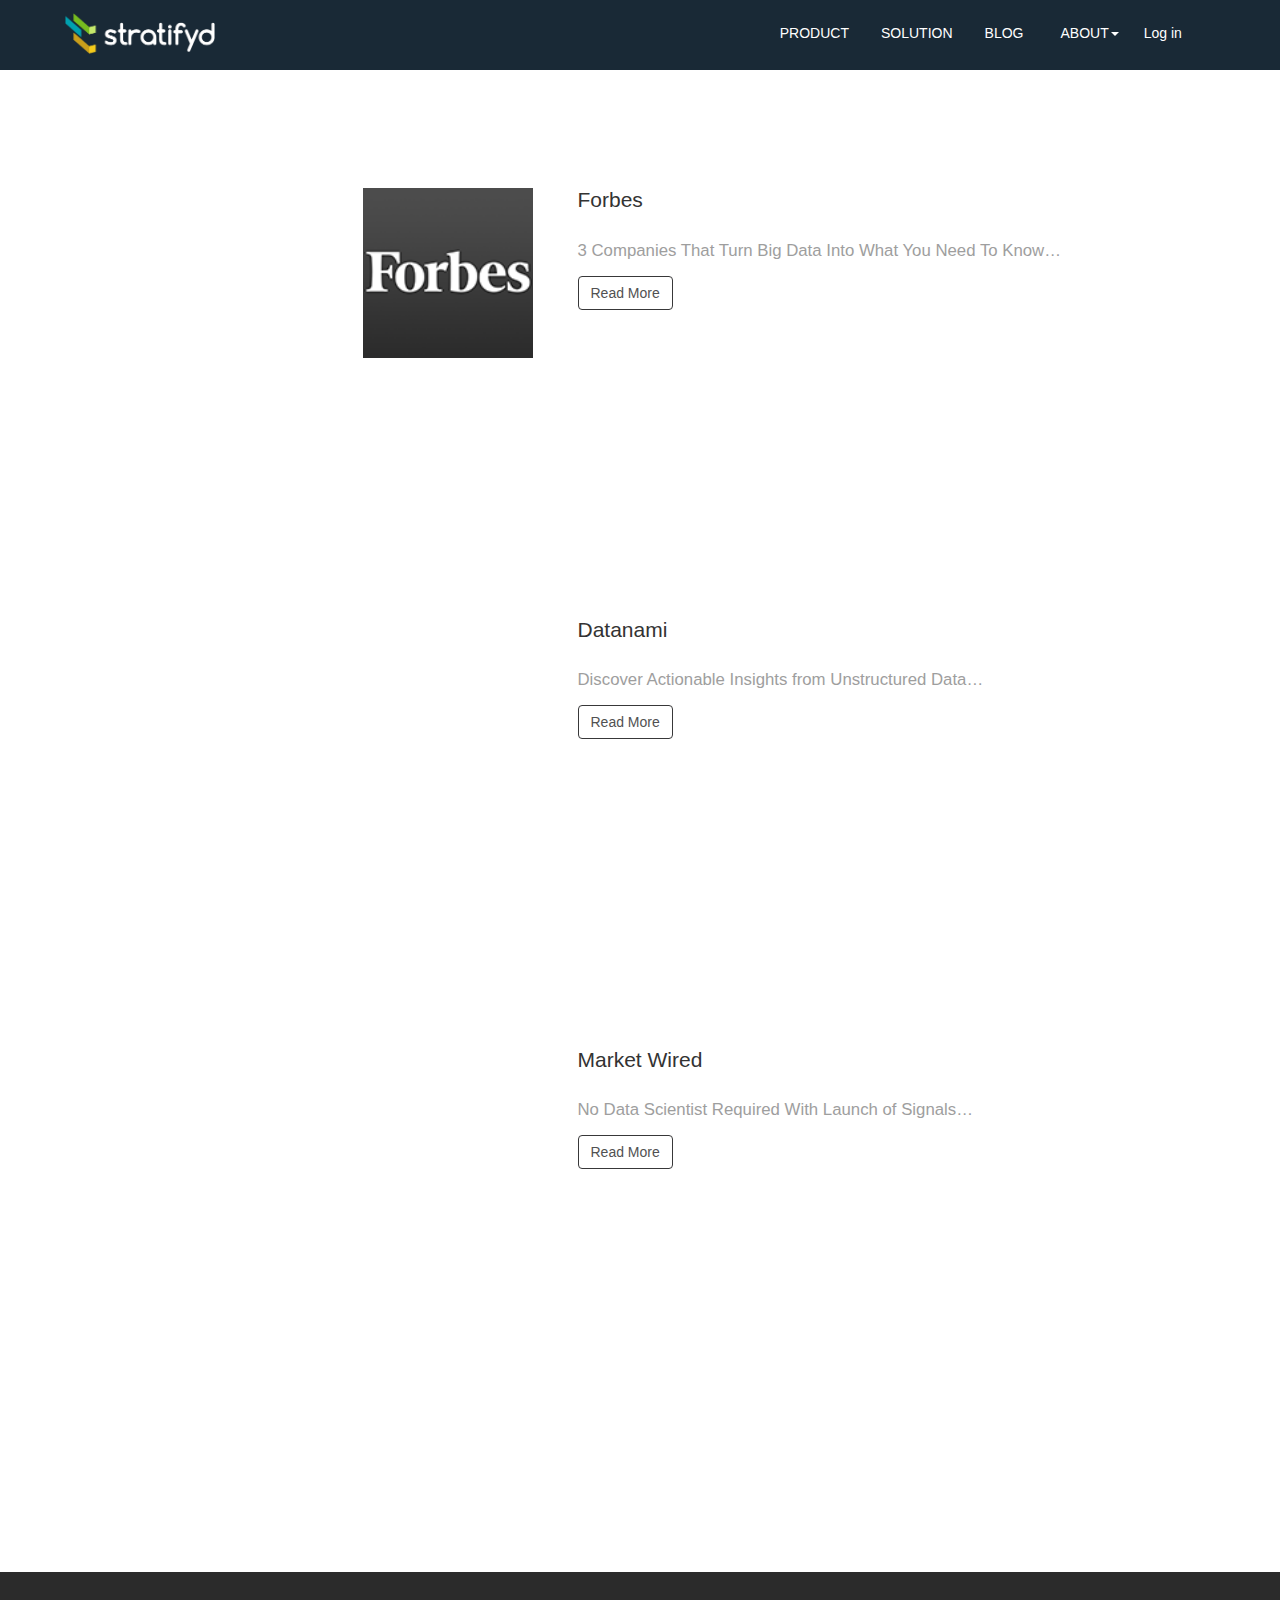
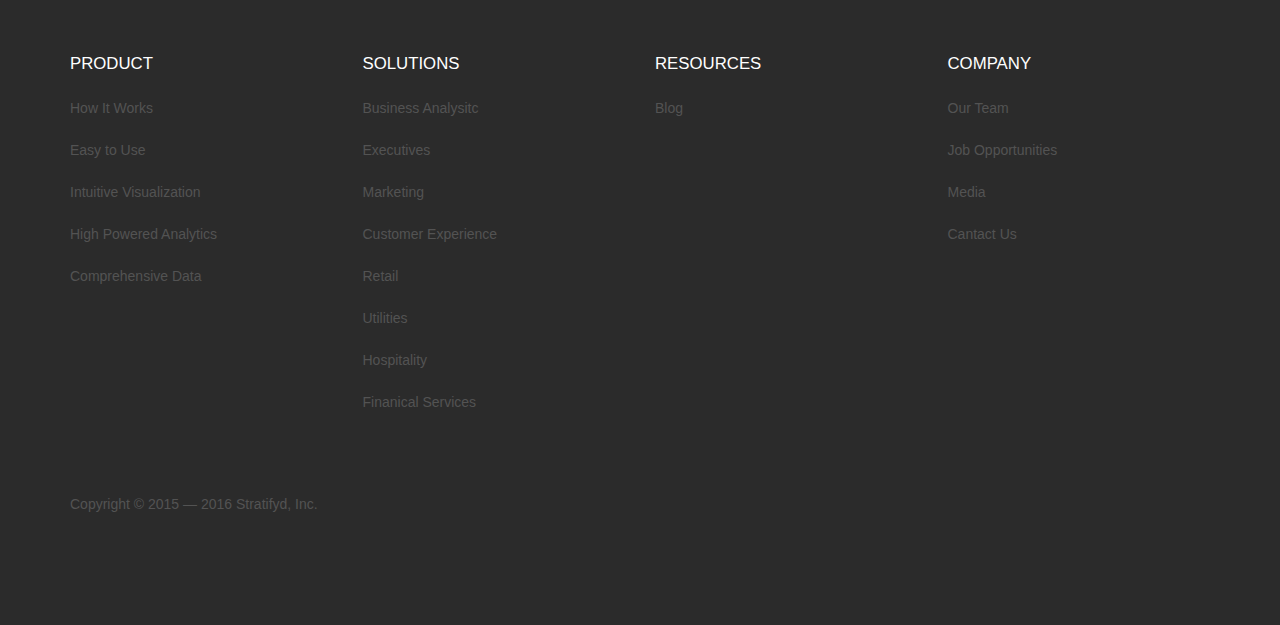
<file: MediaPage.html>
<!DOCTYPE html>
<html lang="en">
<head>
    <meta charset="UTF-8">
	<meta name="viewport" content="width=device-width, initial-scale=1" />
    <title></title>
     <link rel="stylesheet" href="lib/bootstrap-3.3.7-dist/css/bootstrap.min.css" rel="stylesheet">
    <script src="https://code.jquery.com/jquery-2.2.0.min.js"></script>
	
	<link href="CSS/Global.css" rel="stylesheet"/>
	<link href="CSS/Product.css" rel="stylesheet"/>
	<link href="CSS/Buttons.css" rel="stylesheet"/>
	<link href="CSS/CanvasBox.css" rel="stylesheet"/>
	<link href="CSS/JobsPagestyle.css" rel="stylesheet"/>
	
</head>

<!--Maincotainer the whole page-->	
<body>
	
	<nav class="navbar navbar-default" role="navigation" id="NavBarPart2">
	   <div class="navbar-header" id="CompanyTitelPartImportent">
		  <button type="button" class="navbar-toggle" data-toggle="collapse" 
			 data-target="#example-navbar-collapse">
			 <span class="sr-only">Switch</span>
			 <span class="icon-bar"></span>
			 <span class="icon-bar"></span>
			 <span class="icon-bar"></span>			  
		  </button>
		  <a class="navbar-brand" id="CompanyIconTitleText" href="#">
			  <img class="img" src="Resource/Icons/Stratifyd/Stratifyd-Logo-Simple-white.png" id="NavTitleCompanyIcon">
			  </img> 
<!--			  <span class="NavTitleName" id="StratifydLogoText">Stratifyd</span> -->
		   </a>	
	   </div>
	   <div class="collapse navbar-collapse" id="example-navbar-collapse">
		  <ul class="nav navbar-nav" id="NavbarDetailPart">
			 <li class="active NavBarButtons" id="navProduct"><a href="#">PRODUCT</a></li>
			 <li class="active NavBarButtons" id="navSolution"><a href="#">SOLUTION</a></li>
			 <li class="active NavBarButtons" id="navBlog"><a href="#">BLOG</a></li>
			 <li class="dropdown">
				 <a href="#" class="dropdown-toggle NavBarButtons" data-toggle="dropdown"id="DraopDownMenu1">
					 ABOUT<b class="caret"></b>
				 </a>
				 <ul class="dropdown-menu NavBarButtons">
					 <li><a href="#" id="navOurTeam">About Us</a>
					 </li>
					 <li><a href="#" id="navContactUs">Contact Us</a>
					 </li>
				 </ul>
			  </li>
		 		<li class="active NavBarButtons" id="navLogIN"><a href="#">Log in</a></li>	  
<!--			 <li class="active NavBarButtons col-xs-12 col-sm-2 col-md-2" id = "NavBarLoginPart"><a class = "btn NavBarButtons" id="NavBarLoginButton">Log In</a></li>-->
<!--		     <li class="active NavBarButtons col-xs-12 col-sm-2 col-md-2" id = "NavBarSignUpPart"><a class = "btn NavBarButtons" id="NavBarSignUpButton">Sign Up</a></li>		 -->
		  </ul>
	   </div>
	</nav>		

	<div class="container" id="ProductContent">
		<div class = "row">
			
			<div class="col-xs-12 col-sm-12 col-md-12 col-lg-12 BoxSize" id="ProductDetailHalfBox11">
				
				<div class="col-xs-3 col-sm-3 col-md-5 col-lg-5 text-right">
					<img class="ThirdRankImageIcon" src="Resource/ProductPageImages/Media/128x128xforbes-Copy.png.pagespeed.ic.G3I8UdTP0a.png" id="MediaImg1"></img>
				</div>
				
				<div class="col-xs-9 col-sm-9 col-md-7 col-lg-7 ThirdRankPageContentBoxPart">
					
					<h3 class="ThirdRankPageContentTitle">Forbes
					</h3>
					
				</div>
			
				<div class="col-xs-12 col-sm-12 col-md-5 col-lg-5 text-right">
				</div>
			
				<div class="col-xs-12 col-sm-12 col-md-7 col-lg-7 ThirdRankPageContentBoxPart">
					
					<h4 class="ThirdRankPageContentText">
						3 Companies That Turn Big Data Into What You Need To Know…
					</h4>
					
					<span class="btn btnBlack" id="MediaBtn1">Read More</span>
					
				</div>			
			
			</div>
			
			<div class="col-xs-12 col-sm-12 col-md-12 col-lg-12 BoxSize" id="ProductDetailHalfBox12">
				
				<div class="col-xs-3 col-sm-3 col-md-5 col-lg-5 text-right">
					<img class="ThirdRankImageIcon" src="Resource/ProductPageImages/Media/128x128xDatanami-Copy.png.pagespeed.ic.ni55zLZpaP.png" id="MediaImg2"></img>
				</div>
				
				<div class="col-xs-9 col-sm-9 col-md-7 col-lg-7 ThirdRankPageContentBoxPart">
					
					<h3 class="ThirdRankPageContentTitle">Datanami
					</h3>
					
				</div>
				
				<div class="col-xs-12 col-sm-12 col-md-5 col-lg-5 text-right">
				</div>
			
				<div class="col-xs-12 col-sm-12 col-md-7 col-lg-7 ThirdRankPageContentBoxPart">
					
					<h4 class="ThirdRankPageContentText">
						Discover Actionable Insights from Unstructured Data…
					</h4>
					
					<span class="btn btnBlack" id="MediaBtn2">Read More</span>
					
				</div>		
			
			</div>
			
			<div class="col-xs-12 col-sm-12 col-md-12 col-lg-12 BoxSize" id="ProductDetailHalfBox13">
				
				<div class="col-xs-3 col-sm-3 col-md-5 col-lg-5 text-right">
					<img class="ThirdRankImageIcon" src="Resource/ProductPageImages/Media/128x128xMW-Copy.png.pagespeed.ic.FDPHOFGko-.png" id="MediaImg3"></img>
				</div>
				
				<div class="col-xs-9 col-sm-9 col-md-7 col-lg-7 ThirdRankPageContentBoxPart">
					
					<h3 class="ThirdRankPageContentTitle">
						Market Wired
					</h3>
					
				</div>
				
				<div class="col-xs-12 col-sm-12 col-md-5 col-lg-5 text-right">
				</div>
				
				<div class="col-xs-12 col-sm-12 col-md-7 col-lg-7 ThirdRankPageContentBoxPart">
					
					<h4 class="ThirdRankPageContentText">
						No Data Scientist Required With Launch of  Signals…
					</h4>
					
					<span class="btn btnBlack" id="MediaBtn3">Read More</span>
					
				</div>		
			
			</div>
					
		</div>

	</div>
	
<div class="containers" id="BottomLinkPart">
	<div class = "container">
		<div class = "row" id = "BottomLinkBox">
	<!--
			<div class="col-xs-12 col-sm-12 col-md-2">
			</div>		
	-->
			<div class = "col-xs-6 col-sm-6 col-md-3 TopMargin" id = "BottomLinkContentBox1">
				<span class = "BottomLinkTitle" id = "BottomProduct">PRODUCT</span>
				<p class="SmallButtonTextLeft GrayText" id = "HIWText">How It Works</p>
				<p class="SmallButtonTextLeft GrayText" id = "ETUText">Easy to Use</p>
				<p class="SmallButtonTextLeft GrayText" id = "INVisText">Intuitive Visualization</p>
				<p class="SmallButtonTextLeft" id = "HPAText">High Powered Analytics</p>
				<p class="SmallButtonTextLeft" id = "ComDataText">Comprehensive Data</p>
			</div>
			<div class = "col-xs-6 col-sm-6 col-md-3 TopMargin" id = "BottomLinkContentBox2">
				<span class = "BottomLinkTitle" id = "BottomSolutions">SOLUTIONS</span>
				<p class="SmallButtonTextLeft" id = "BIext">Business Analysitc</p>
				<p class="SmallButtonTextLeft" id = "ExcuText">Executives</p>
				<p class="SmallButtonTextLeft" id = "MarketText">Marketing</p>
				<p class="SmallButtonTextLeft" id = "CustomerEXText">Customer Experience</p>
				<p class="SmallButtonTextLeft" id = "RetailText">Retail</p>
				<p class="SmallButtonTextLeft" id = "UtilitiesText">Utilities</p>	
				<p class="SmallButtonTextLeft" id = "HospitalityText">Hospitality</p>
				<p class="SmallButtonTextLeft" id = "FinSerText">Finanical Services</p>					
			</div>
			<div class = "col-xs-6 col-sm-6 col-md-3 TopMargin" id = "BottomLinkContentBox3">
				<span class = "BottomLinkTitle" id = "BottomResources">RESOURCES</span>
				<p class="SmallButtonTextLeft" id = "BlogIext">Blog</p>				
			</div>
			<div class = "col-xs-6 col-sm-6 col-md-3 TopMargin" id = "BottomLinkContentBox4">
				<span class = "BottomLinkTitle" id = "BottomCompany">COMPANY</span>
				<p class="SmallButtonTextLeft" id = "OurTeamText">Our Team</p>
				<p class="SmallButtonTextLeft" id = "JOppText">Job Opportunities</p>
				<p class="SmallButtonTextLeft" id = "MediaText">Media</p>
				<p class="SmallButtonTextLeft" id = "ContactText">Cantact Us</p>				
			</div>			
		</div>
	</div>

</div>


<div class="containers" id="CopyRightBackground">
	<div class = "container" id = "CopyRightPart">

		<div class = "row" id = "BottomCopyRightPart">

			<div class = "col-xs-12 col-sm-6 col-md-6 text-left" id = "CopyRightBox1">
				<span class="CopyRight" id = "CopyRight">Copyright ©	2015 — 2016 Stratifyd, Inc.</span>
			</div>

			<div class = "col-xs-12 col-sm-6 col-md-6 text-right" id = "CopyRightBox2">
				<div class = "col-xs-12 col-sm-12 col-md-3">
				</div>

				<div class = "col-xs-2 col-sm-2 col-md-1 BottomIconLink" id = "ConnectIconB1">
					<img src="Resource/Icons/FaceBook/NewfacebookBottomIcon.png" class="Icons2" id = "FacebookIcon" alt="FaceBook">
					</img>
				</div>

				<div class = "col-xs-2 col-sm-2 col-md-1 BottomIconLink" id = "ConnectIconB2">
					<img src="Resource/Icons/Linkedin/NewLinkedinIcon.png" class="Icons2" id = "LinkedinIcon" alt="Linkedin">
					</img>
				</div>

				<div class = "col-xs-2 col-sm-2 col-md-1 BottomIconLink" id = "ConnectIconB3">
					<img src="Resource/Icons/Twitter/NewTwitterBottomIcon.png" class="Icons2" id = "TwitterIcon" alt="Twitter">
					</img>	
				</div>

				<div class = "col-xs-2 col-sm-2 col-md-1 BottomIconLink" id = "ConnectIconB4">
					<img src="Resource/Icons/YouTube/NewYoutubeBottomIcon.png" class="Icons2" id = "YoutubeIcon" alt="Youtube">
					</img>
				</div>

				<div class = "col-xs-2 col-sm-2 col-md-1 BottomIconLink" id = "ConnectIconB5">
					<img src="Resource/Icons/GooglePlus/NewTestGooglePlusBottomIcon.png" class="Icons2" id = "GooglePlusIcon" alt="GooglePlus">
					</img>						
				</div>

				<div class = "col-xs-2 col-sm-2 col-md-1 BottomIconLink" id = "ConnectIconB6">
					<img src="Resource/Icons/Tumblr/NewTumblrBottomIcon.png" class="Icons2" id = "TumblrIcon" alt="Tumblr">
					</img>				
				</div>
			</div>

		</div>	
	</div>	
</div>

	
<!-- Resource or Library Scripts -->

<!--
<script src="http://d3js.org/d3.v3.min.js" charset="utf-8"></script>
<script src="http://www.ourd3js.com/library/multext.js" charset="utf-8"></script>
-->
<script src="lib/d3/d3.js"></script>
<script src="lib/d3/d3.min.js"></script>
<script src="lib/queue/queue.min.js"></script>
<script src="lib/bootstrap-3.3.7-dist/js/bootstrap.min.js"></script>
	
<!-- Control Scripts-->
<script src="Script/TransForm.js"></script>
<script src="Script/GlobalControl.js"></script>
<script src="Script/FontSizeControl.js"></script>
<script src="Script/Product.js"></script>
<script src="Script/MouseAction.js"></script>
<script src="Script/WindowResize.js"></script>
<script src="lib/css3-mediaqueries-js-master/css3-mediaqueries.js"></script>

<script>(function(){var w=window;var ic=w.Intercom;if(typeof ic==="function"){ic('reattach_activator');ic('update',intercomSettings);}else{var d=document;var i=function(){i.c(arguments)};i.q=[];i.c=function(args){i.q.push(args)};w.Intercom=i;function l(){var s=d.createElement('script');s.type='text/javascript';s.async=true;s.src='https://widget.intercom.io/widget/yobfq5ll';var x=d.getElementsByTagName('script')[0];x.parentNode.insertBefore(s,x);}if(w.attachEvent){w.attachEvent('onload',l);}else{w.addEventListener('load',l,false);}}})()</script>
<script>$(function() {window.Intercom("boot", { app_id: "yobfq5ll" });})</script>

<noscript><iframe src="//www.googletagmanager.com/ns.html?id=GTM-P4LXLN"
height="0" width="0" style="display:none;visibility:hidden"></iframe></noscript>
<script>(function(w,d,s,l,i){w[l]=w[l]||[];w[l].push({'gtm.start':
new Date().getTime(),event:'gtm.js'});var f=d.getElementsByTagName(s)[0],
j=d.createElement(s),dl=l!='dataLayer'?'&l='+l:'';j.async=true;j.src=
'//www.googletagmanager.com/gtm.js?id='+i+dl;f.parentNode.insertBefore(j,f);
})(window,document,'script','dataLayer','GTM-P4LXLN');</script>

</body>
</html>
</file>
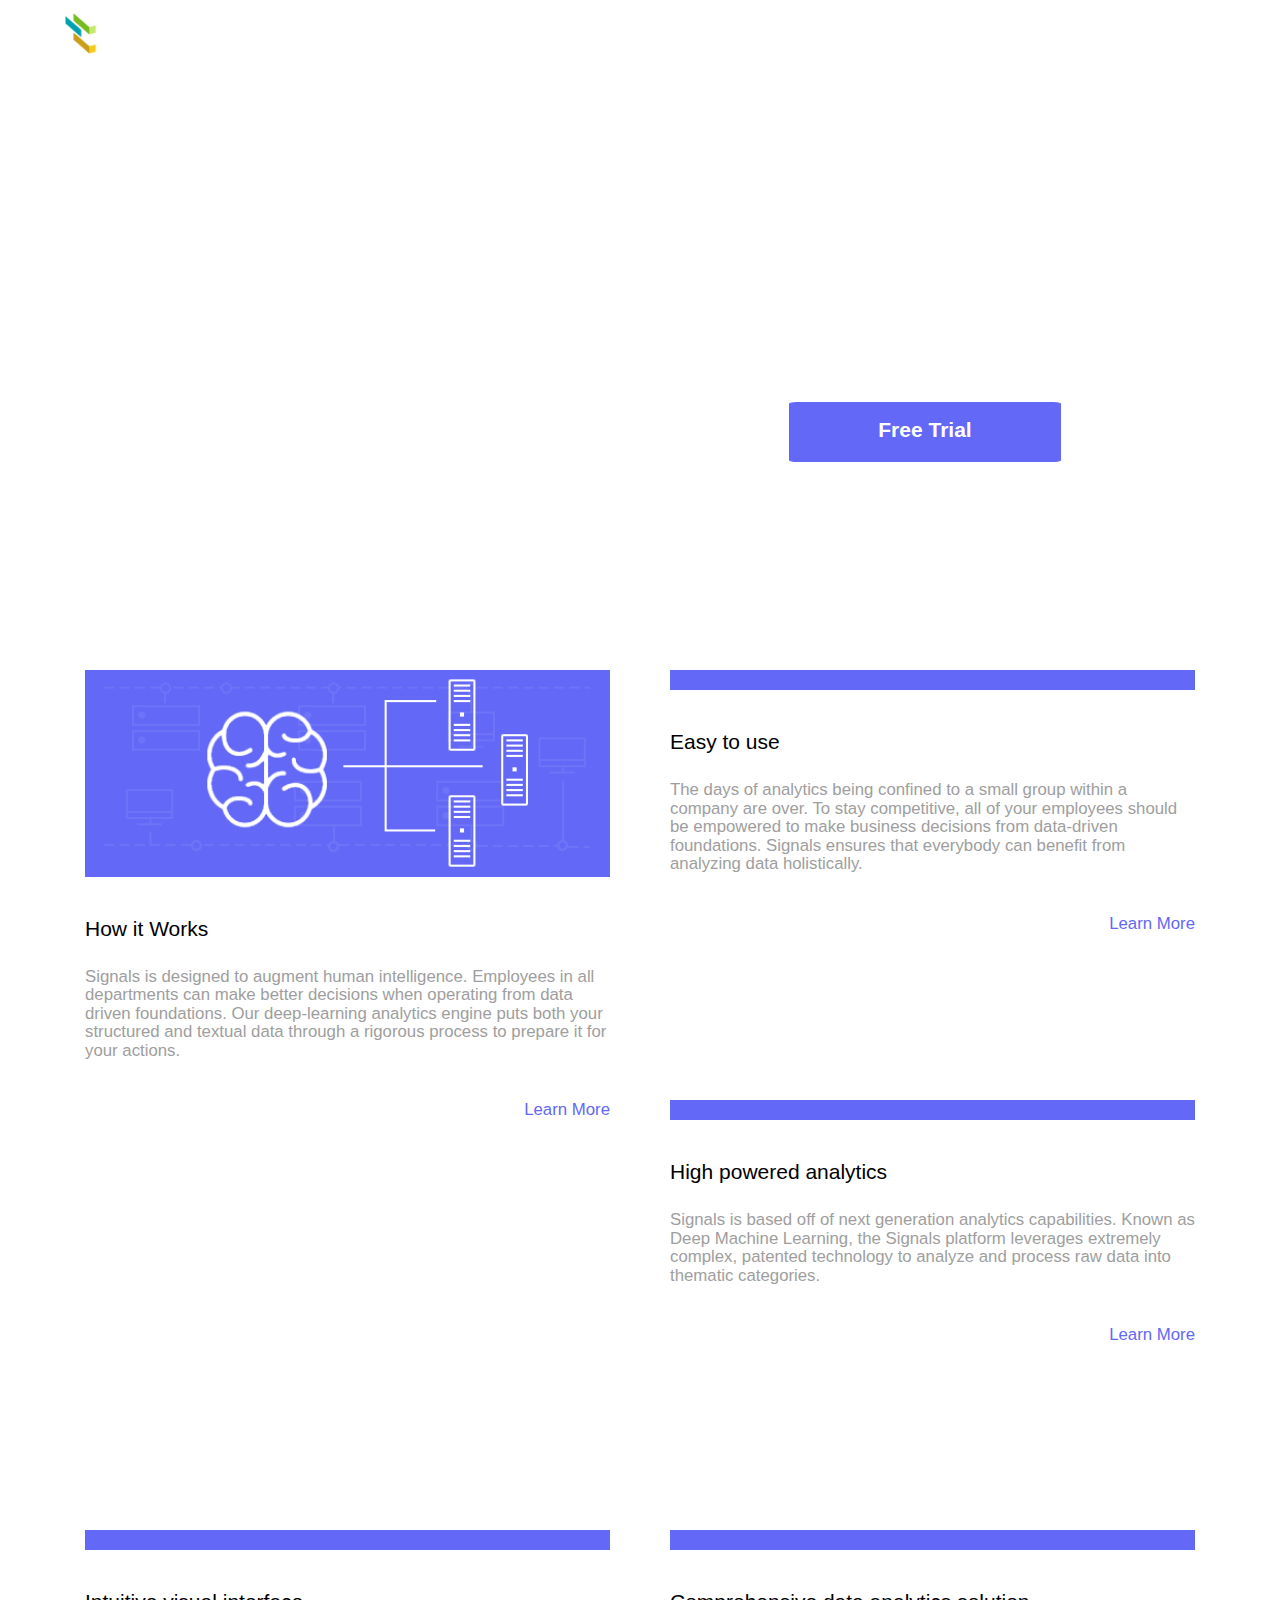
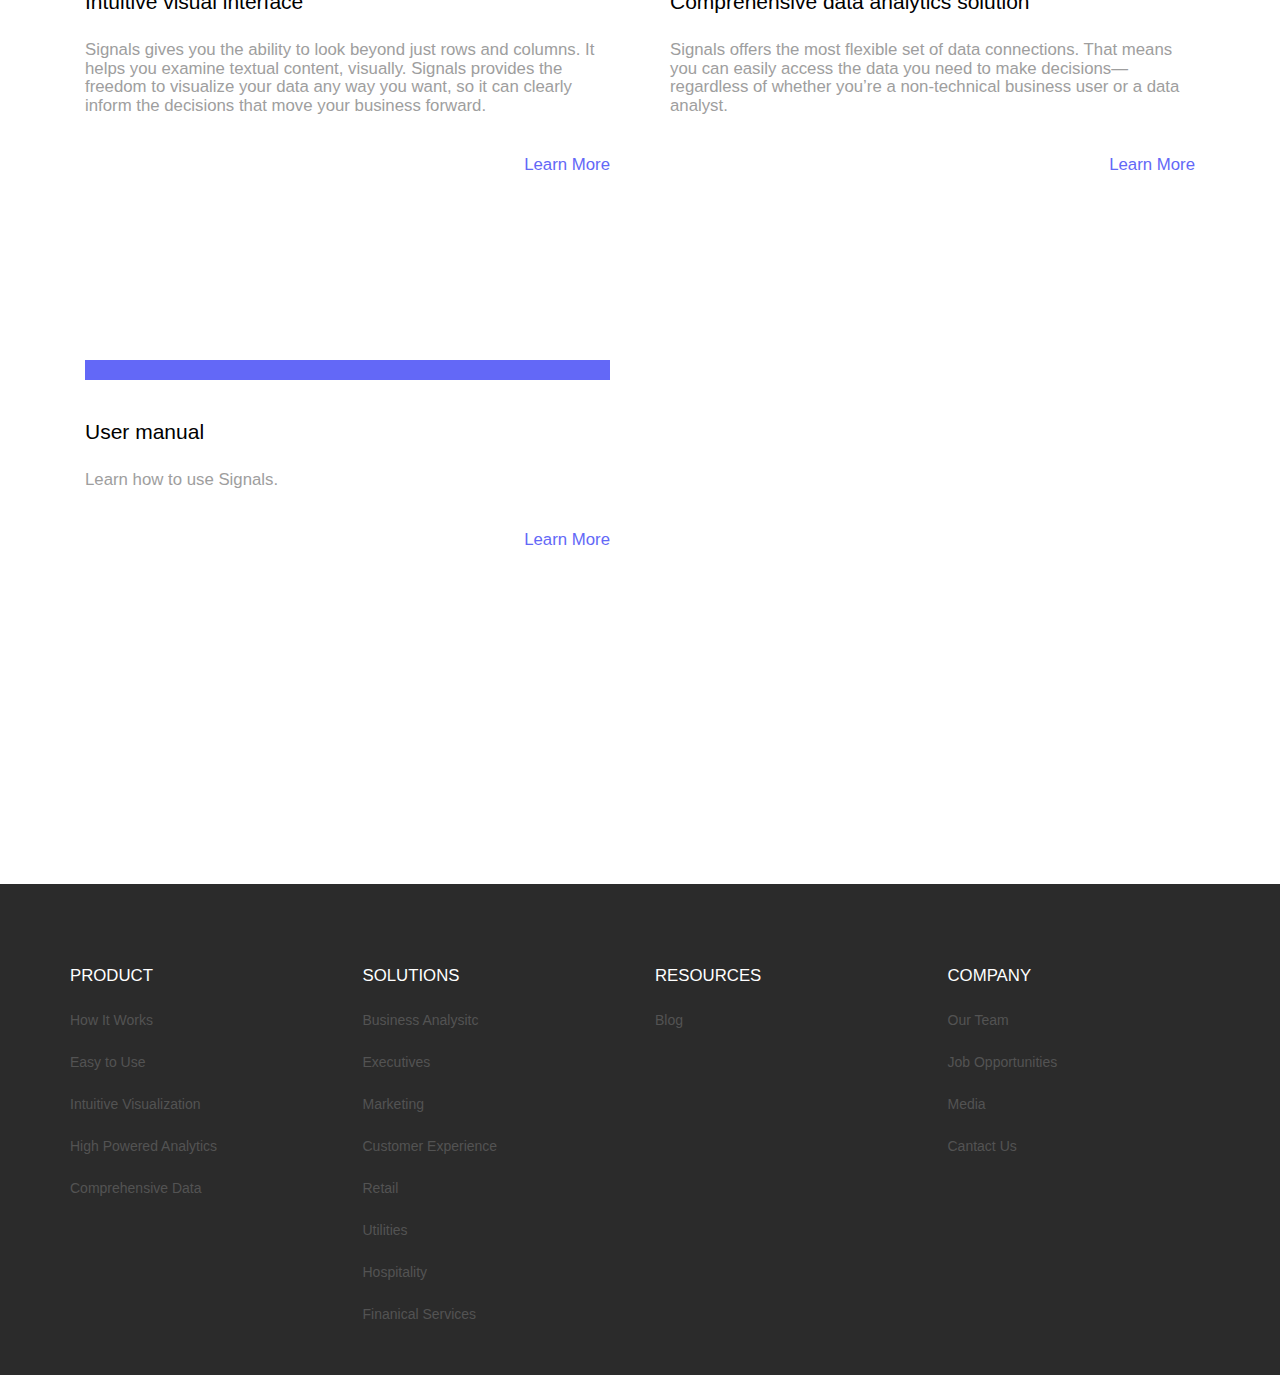
<file: Product.html>
<!DOCTYPE html>
<html lang="en">
<head>
    <meta charset="UTF-8">
	<meta name="viewport" content="width=device-width, initial-scale=1" />
    <title></title>
     <link rel="stylesheet" href="lib/bootstrap-3.3.7-dist/css/bootstrap.min.css" rel="stylesheet">
    <script src="https://code.jquery.com/jquery-2.2.0.min.js"></script>
	
	<link href="CSS/Global.css" rel="stylesheet"/>
	<link href="CSS/Product.css" rel="stylesheet"/>
	<link href="CSS/Buttons.css" rel="stylesheet"/>
	<link href="CSS/CanvasBox.css" rel="stylesheet"/>

	
</head>

<!--Maincotainer the whole page-->	
<body>
	
<div class="jumbotron" id="TitleBar">
	
	<nav class="navbar navbar-default" role="navigation" id="NavBarPart">
	   <div class="navbar-header" id="CompanyTitelPartImportent">
		  <button type="button" class="navbar-toggle" data-toggle="collapse" 
			 data-target="#example-navbar-collapse">
			 <span class="sr-only">Switch</span>
			 <span class="icon-bar"></span>
			 <span class="icon-bar"></span>
			 <span class="icon-bar"></span>			  
		  </button>
		  <a class="navbar-brand" id="CompanyIconTitleText" href="#">
			  <img class="img" src="Resource/Icons/Stratifyd/Stratifyd-Logo-Simple-white.png" id="NavTitleCompanyIcon">
			  </img> 
<!--			  <span class="NavTitleName" id="StratifydLogoText">Stratifyd</span> -->
		   </a>	
	   </div>
	   <div class="collapse navbar-collapse" id="example-navbar-collapse">
		  <ul class="nav navbar-nav" id="NavbarDetailPart">
			 <li class="active NavBarButtons" id="navProduct"><a href="#">PRODUCT</a></li>
			 <li class="active NavBarButtons" id="navSolution"><a href="#">SOLUTION</a></li>
			 <li class="active NavBarButtons" id="navBlog"><a href="#">BLOG</a></li>
			 <li class="dropdown">
				 <a href="#" class="dropdown-toggle NavBarButtons" data-toggle="dropdown"id="DraopDownMenu1">
					 ABOUT<b class="caret"></b>
				 </a>
				 <ul class="dropdown-menu NavBarButtons">
					 <li><a href="#" id="navOurTeam">About Us</a>
					 </li>
					 <li><a href="#" id="navContactUs">Contact Us</a>
					 </li>
				 </ul>
			  </li>
		 		<li class="active NavBarButtons" id="navLogIN"><a href="#">Log in</a></li>	  
<!--			 <li class="active NavBarButtons col-xs-12 col-sm-2 col-md-2" id = "NavBarLoginPart"><a class = "btn NavBarButtons" id="NavBarLoginButton">Log In</a></li>-->
<!--		     <li class="active NavBarButtons col-xs-12 col-sm-2 col-md-2" id = "NavBarSignUpPart"><a class = "btn NavBarButtons" id="NavBarSignUpButton">Sign Up</a></li>		 -->
		  </ul>
	   </div>
	</nav>		
	
	<div class = "container" id = "ProductTitleContainer">
		<div class="col-xs-12 col-sm-12 col-md-6 col-lg-6">
		</div>
		
		<div class="col-xs-12 col-sm-12 col-md-6 col-lg-6 text-center" id="ProductTitleBoxPart">

					
				<h1 class = "ContentTile" id="ProductMainSignalTitle">Signals
				</h1>			
					
				<div class = "ContentBox LeftBox" id="SignalIntroTextBox">
					<h3 class="ContentTextInfo" id="SignalsIntroText">
						A powerful augemented intelligence engine for your business.
					</h3>
				</div>		
				
				<div class="row">
					<div class="col-xs-12" id = "TitleButtonPart">
						<span class="btn btn-info" id="FirstTry">Free Trial</span>
					</div>			
				</div>
						
			
		</div>			
	</div>
	
<!--
	<nav class="navbar navbar-default" role="navigation" id="NavBarPart2">
	</nav>	
-->
	
</div>

	<div class="container" id="ProductContent">
		<div class = "row">
			
			<div class="col-xs-12 col-sm-12 col-md-6 col-lg-6 BoxSize" id="ProductDetailHalfBox11">
				
				<div class="col-xs-12 col-sm-12 col-md-12 col-lg-12 ProductSixSectionIntroBox" id="ProductIconDetail11">
					<img src = "Resource/ProductPageImages/DetailPartIcon/ProdcutDetailIcon_Brain.png"
						 class = "DetailImage" id = "DetailImage1">
					</img>
				</div>
			
				<div class="col-xs-12 col-sm-12 col-md-12 col-lg-12 ProductTextDetailTextBox" id="ProductTextDetail11">
					<h3 class="ProductIntroDuceSubTitle" id="DetailSubTiltle1">
						How it Works
					</h3>
					
					<p>
						<h4 class="ProductTextDetailTextInforPart" id="DetailText1">
							Signals is designed to augment human intelligence. Employees in all departments can make better 
							decisions when operating from data driven foundations. Our deep-learning analytics engine puts both 
							your structured and textual data  through a rigorous process to prepare it for your actions.
						</h4>		
					</p>
					
					<p class = "PopoutText" id = "ProductPop1">Learn More
					</p>
					
				</div>
			
			</div>
		
			<div class="col-xs-12 col-sm-12 col-md-6 col-lg-6 BoxSize" id="ProductDetailHalfBox12">
				
				<div class="col-xs-12 col-sm-12 col-md-12 col-lg-12 ProductSixSectionIntroBox" id="ProductIconDetail12">
					<img src = "Resource/ProductPageImages/DetailPartIcon/ProductDetail_CustomerEX.png"
						 class = "DetailImage" id = "DetailImage2">
					</img>
				</div>
		
				<div class="col-xs-12 col-sm-12 col-md-12 col-lg-12 ProductTextDetailTextBox" id="ProductTextDetail12">
					<h3 class="ProductIntroDuceSubTitle" id="DetailSubTiltle2">
						Easy to use
					</h3>
					<p>
						<h4 class="ProductTextDetailTextInforPart" id="DetailText2">
							The days of analytics being confined to a small group within a company are over. To stay competitive, 
							all of your employees should be empowered to make business decisions from data-driven foundations. 
							Signals ensures that everybody can benefit from analyzing data holistically.
						</h4>		
					</p>
					<p class = "PopoutText" id = "ProductPop2">Learn More
					</p>
				</div>
		
			</div>		
			

			<div class="col-xs-12 col-sm-12 col-md-6 col-lg-6 BoxSize" id="ProductDetailHalfBox13">

				<div class="col-xs-12 col-sm-12 col-md-12 col-lg-12 ProductSixSectionIntroBox" id="ProductIconDetail21">
					<img src = "Resource/ProductPageImages/DetailPartIcon/ProductDetail_HighPower.png"
						 class = "DetailImage" id = "DetailImage3">
					</img>
				</div>
				<div class="col-xs-12 col-sm-12 col-md-12 col-lg-12 ProductTextDetailTextBox" id="ProductTextDetail21">
					<h3 class="ProductIntroDuceSubTitle" id="DetailSubTiltle3">
						High powered analytics
					</h3>
					<p>
						<h4 class="ProductTextDetailTextInforPart" id="DetailText3">
							Signals is based off of next generation analytics capabilities. Known as Deep Machine Learning, 
							the Signals platform leverages extremely complex, patented technology to analyze and process raw data 
							into thematic categories.
						</h4>		
					</p>
					<p class = "PopoutText" id = "ProductPop3">Learn More
					</p>					
				</div>				
				
			</div>	

			<div class="col-xs-12 col-sm-12 col-md-6 col-lg-6 BoxSize" id="ProductDetailHalfBox13">

				<div class="col-xs-12 col-sm-12 col-md-12 col-lg-12 ProductSixSectionIntroBox" id="ProductIconDetail22">
					<img src = "Resource/ProductPageImages/DetailPartIcon/ProductDetail_IntutiveVisual.png"
						 class = "DetailImage" id = "DetailImage4">
					</img>
				</div>
				<div class="col-xs-12 col-sm-12 col-md-12 col-lg-12 ProductTextDetailTextBox" id="ProductTextDetail22">
					<h3 class="ProductIntroDuceSubTitle" id="DetailSubTiltle4">
						Intuitive visual interface
					</h3>
					<p>
						<h4 class="ProductTextDetailTextInforPart" id="DetailText4">
							Signals gives you the ability to look beyond just rows and columns. It helps you examine textual content, 
							visually. Signals provides the freedom to visualize your data any way you want, so it can clearly inform 
							the decisions that move your business forward.
						</h4>		
					</p>
				    <p class = "PopoutText" id = "ProductPop4">Learn More
					</p>
				</div>				
			
			</div>

			<div class="col-xs-12 col-sm-12 col-md-6 col-lg-6 BoxSize" id="ProductDetailHalfBox14">
			
				<div class="col-xs-12 col-sm-12 col-md-12 col-lg-12 ProductSixSectionIntroBox" id="ProductIconDetail32">
					<img src = "Resource/ProductPageImages/DetailPartIcon/ProductDetail_Comperhensive.png"
						 class = "DetailImage" id = "DetailImage6">
					</img>
				</div>

				<div class="col-xs-12 col-sm-12 col-md-12 col-lg-12 ProductTextDetailTextBox" id="ProductTextDetail32">
					<h3 class="ProductIntroDuceSubTitle" id="DetailSubTiltle6">
						Comprehensive data analytics solution
					</h3>
					<p>
						<h4 class="ProductTextDetailTextInforPart" id="DetailText6">
							Signals offers the most flexible set of data connections. That means you can easily access the data you 
							need to make decisions—regardless of whether you’re a non-technical business user or a data analyst.
						</h4>		
					</p>
				    <p class = "PopoutText" id = "ProductPop6">Learn More
					</p>					
				</div>				
							
			</div>

			<div class="col-xs-12 col-sm-12 col-md-6 col-lg-6 BoxSize" id="ProductDetailHalfBox14">
				
				<div class="col-xs-12 col-sm-12 col-md-12 col-lg-12 ProductSixSectionIntroBox" id="ProductIconDetail31">
					<img src = "Resource/ProductPageImages/DetailPartIcon/ProductDetail_UserManual.png"
						 class = "DetailImage" id = "DetailImage5">
					</img>
				</div>
				<div class="col-xs-12 col-sm-12 col-md-12 col-lg-12 ProductTextDetailTextBox" id="ProductTextDetail31">
					<h3 class="ProductIntroDuceSubTitle" id="DetailSubTiltle5">
						User manual
					</h3>
					<p>
						<h4 class="ProductTextDetailTextInforPart" id="DetailText5">
							Learn how to use Signals.
						</h4>		
					</p>
				    <p class = "PopoutText" id = "ProductPop5">Learn More
					</p>					
				</div>	

			</div>

		</div>

	</div>
	
<div class="containers" id="BottomLinkPart">
	<div class = "container">
		<div class = "row" id = "BottomLinkBox">
	<!--
			<div class="col-xs-12 col-sm-12 col-md-2">
			</div>		
	-->
			<div class = "col-xs-6 col-sm-6 col-md-3 TopMargin" id = "BottomLinkContentBox1">
				<span class = "BottomLinkTitle" id = "BottomProduct">PRODUCT</span>
				<p class="SmallButtonTextLeft GrayText" id = "HIWText">How It Works</p>
				<p class="SmallButtonTextLeft GrayText" id = "ETUText">Easy to Use</p>
				<p class="SmallButtonTextLeft GrayText" id = "INVisText">Intuitive Visualization</p>
				<p class="SmallButtonTextLeft" id = "HPAText">High Powered Analytics</p>
				<p class="SmallButtonTextLeft" id = "ComDataText">Comprehensive Data</p>
			</div>
			<div class = "col-xs-6 col-sm-6 col-md-3 TopMargin" id = "BottomLinkContentBox2">
				<span class = "BottomLinkTitle" id = "BottomSolutions">SOLUTIONS</span>
				<p class="SmallButtonTextLeft" id = "BIext">Business Analysitc</p>
				<p class="SmallButtonTextLeft" id = "ExcuText">Executives</p>
				<p class="SmallButtonTextLeft" id = "MarketText">Marketing</p>
				<p class="SmallButtonTextLeft" id = "CustomerEXText">Customer Experience</p>
				<p class="SmallButtonTextLeft" id = "RetailText">Retail</p>
				<p class="SmallButtonTextLeft" id = "UtilitiesText">Utilities</p>	
				<p class="SmallButtonTextLeft" id = "HospitalityText">Hospitality</p>
				<p class="SmallButtonTextLeft" id = "FinSerText">Finanical Services</p>					
			</div>
			<div class = "col-xs-6 col-sm-6 col-md-3 TopMargin" id = "BottomLinkContentBox3">
				<span class = "BottomLinkTitle" id = "BottomResources">RESOURCES</span>
				<p class="SmallButtonTextLeft" id = "BlogIext">Blog</p>				
			</div>
			<div class = "col-xs-6 col-sm-6 col-md-3 TopMargin" id = "BottomLinkContentBox4">
				<span class = "BottomLinkTitle" id = "BottomCompany">COMPANY</span>
				<p class="SmallButtonTextLeft" id = "OurTeamText">Our Team</p>
				<p class="SmallButtonTextLeft" id = "JOppText">Job Opportunities</p>
				<p class="SmallButtonTextLeft" id = "MediaText">Media</p>
				<p class="SmallButtonTextLeft" id = "ContactText">Cantact Us</p>				
			</div>			
		</div>
	</div>

</div>

<div class="containers" id="CopyRightBackground">
	<div class = "container" id = "CopyRightPart">

		<div class = "row" id = "BottomCopyRightPart">

			<div class = "col-xs-12 col-sm-6 col-md-6 text-left" id = "CopyRightBox1">
				<span class="CopyRight" id = "CopyRight">Copyright ©	2015 — 2016 Stratifyd, Inc.</span>
			</div>

			<div class = "col-xs-12 col-sm-6 col-md-6 text-right" id = "CopyRightBox2">
				<div class = "col-xs-12 col-sm-12 col-md-3">
				</div>

				<div class = "col-xs-2 col-sm-2 col-md-1 BottomIconLink" id = "ConnectIconB1">
					<img src="Resource/Icons/FaceBook/NewfacebookBottomIcon.png" class="Icons2" id = "FacebookIcon" alt="FaceBook">
					</img>
				</div>

				<div class = "col-xs-2 col-sm-2 col-md-1 BottomIconLink" id = "ConnectIconB2">
					<img src="Resource/Icons/Linkedin/NewLinkedinIcon.png" class="Icons2" id = "LinkedinIcon" alt="Linkedin">
					</img>
				</div>

				<div class = "col-xs-2 col-sm-2 col-md-1 BottomIconLink" id = "ConnectIconB3">
					<img src="Resource/Icons/Twitter/NewTwitterBottomIcon.png" class="Icons2" id = "TwitterIcon" alt="Twitter">
					</img>	
				</div>

				<div class = "col-xs-2 col-sm-2 col-md-1 BottomIconLink" id = "ConnectIconB4">
					<img src="Resource/Icons/YouTube/NewYoutubeBottomIcon.png" class="Icons2" id = "YoutubeIcon" alt="Youtube">
					</img>
				</div>

				<div class = "col-xs-2 col-sm-2 col-md-1 BottomIconLink" id = "ConnectIconB5">
					<img src="Resource/Icons/GooglePlus/NewTestGooglePlusBottomIcon.png" class="Icons2" id = "GooglePlusIcon" alt="GooglePlus">
					</img>						
				</div>

				<div class = "col-xs-2 col-sm-2 col-md-1 BottomIconLink" id = "ConnectIconB6">
					<img src="Resource/Icons/Tumblr/NewTumblrBottomIcon.png" class="Icons2" id = "TumblrIcon" alt="Tumblr">
					</img>				
				</div>
			</div>

		</div>	
	</div>	
</div>
	
<!-- Resource or Library Scripts -->

<!--
<script src="http://d3js.org/d3.v3.min.js" charset="utf-8"></script>
<script src="http://www.ourd3js.com/library/multext.js" charset="utf-8"></script>
-->
<script src="lib/d3/d3.js"></script>
<script src="lib/d3/d3.min.js"></script>
<script src="lib/queue/queue.min.js"></script>
<script src="lib/bootstrap-3.3.7-dist/js/bootstrap.min.js"></script>
	
<!-- Control Scripts-->
<script src="Script/TransForm.js"></script>
<script src="Script/GlobalControl.js"></script>
<script src="Script/FontSizeControl.js"></script>
<script src="Script/Product.js"></script>
<script src="Script/MouseAction.js"></script>
<script src="Script/WindowResize.js"></script>
<script src="lib/css3-mediaqueries-js-master/css3-mediaqueries.js"></script>

<script>(function(){var w=window;var ic=w.Intercom;if(typeof ic==="function"){ic('reattach_activator');ic('update',intercomSettings);}else{var d=document;var i=function(){i.c(arguments)};i.q=[];i.c=function(args){i.q.push(args)};w.Intercom=i;function l(){var s=d.createElement('script');s.type='text/javascript';s.async=true;s.src='https://widget.intercom.io/widget/yobfq5ll';var x=d.getElementsByTagName('script')[0];x.parentNode.insertBefore(s,x);}if(w.attachEvent){w.attachEvent('onload',l);}else{w.addEventListener('load',l,false);}}})()</script>
<script>$(function() {window.Intercom("boot", { app_id: "yobfq5ll" });})</script>

<noscript><iframe src="//www.googletagmanager.com/ns.html?id=GTM-P4LXLN"
height="0" width="0" style="display:none;visibility:hidden"></iframe></noscript>
<script>(function(w,d,s,l,i){w[l]=w[l]||[];w[l].push({'gtm.start':
new Date().getTime(),event:'gtm.js'});var f=d.getElementsByTagName(s)[0],
j=d.createElement(s),dl=l!='dataLayer'?'&l='+l:'';j.async=true;j.src=
'//www.googletagmanager.com/gtm.js?id='+i+dl;f.parentNode.insertBefore(j,f);
})(window,document,'script','dataLayer','GTM-P4LXLN');</script>

</body>
</html>

<!--<script>()()</script>-->
	
<!--<script>$(function() {window.Intercom("boot", { app_id: "yobfq5ll" });})</script>-->
</file>
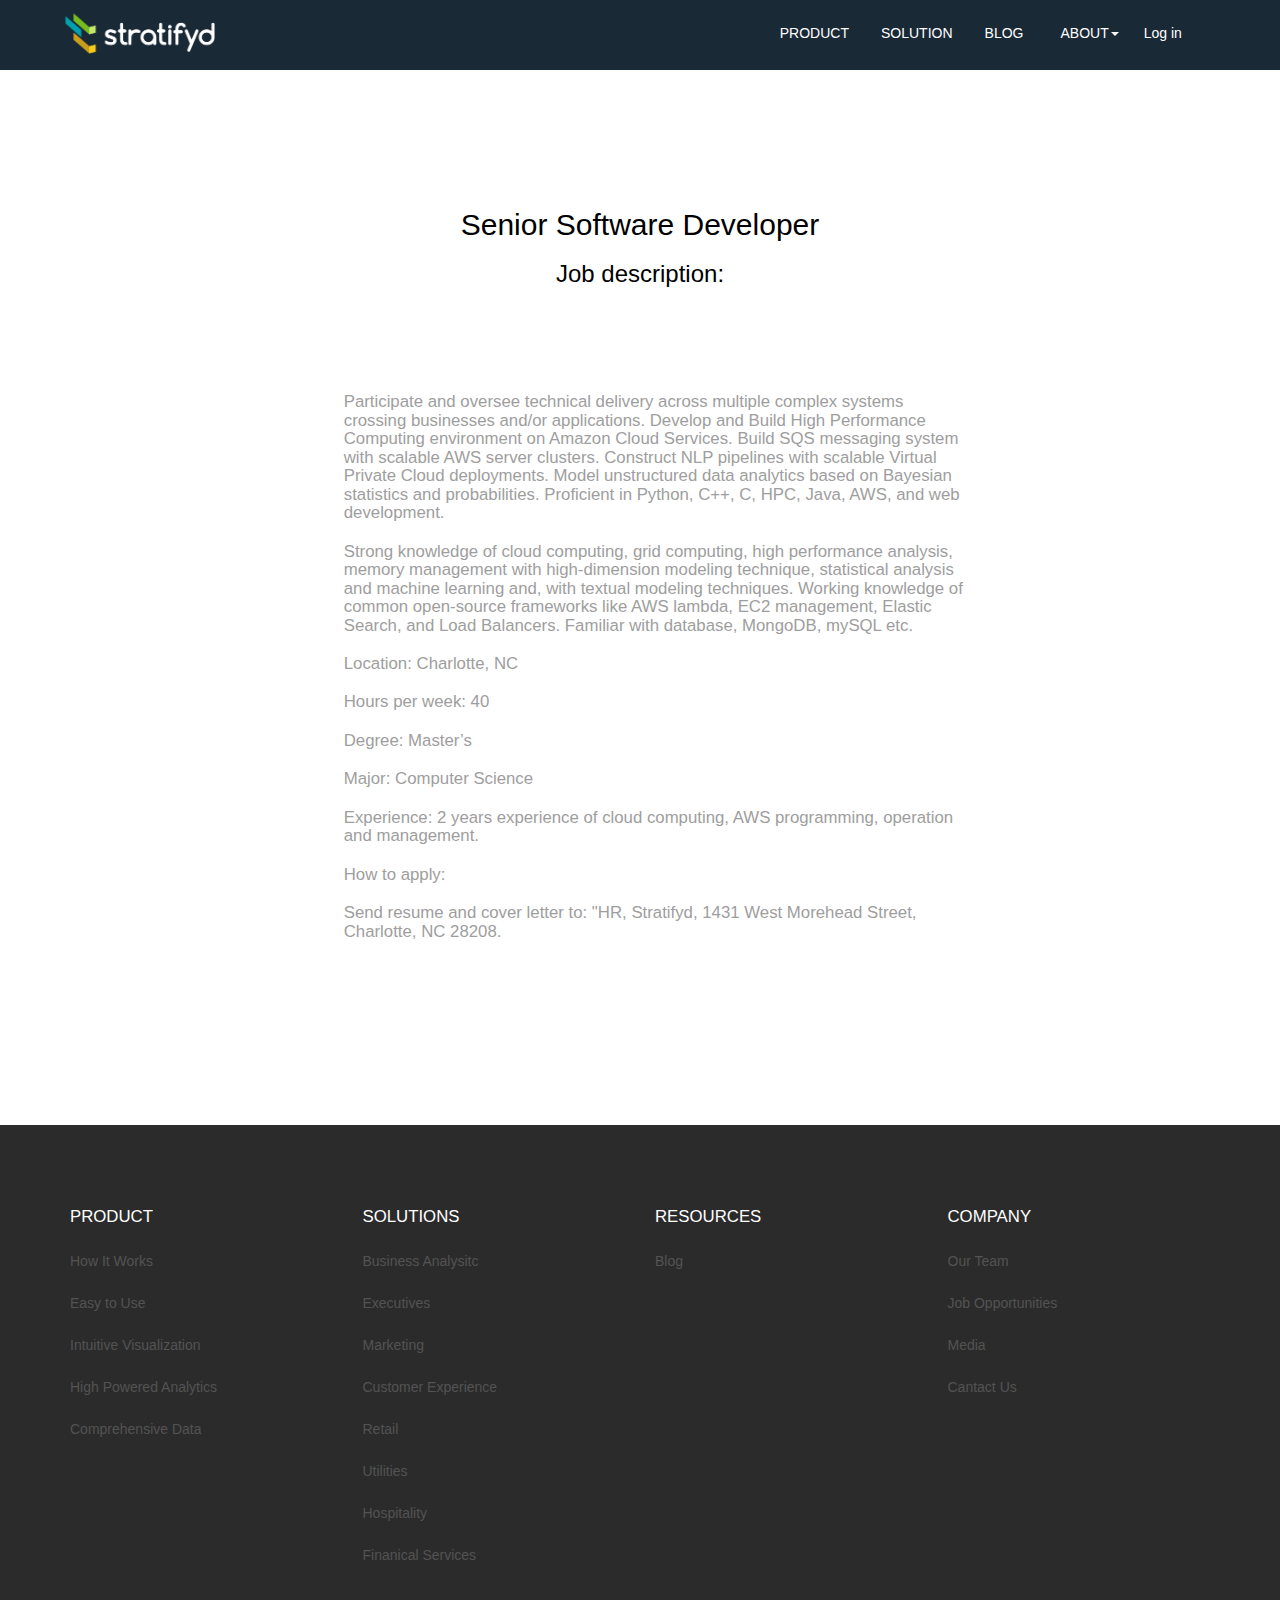
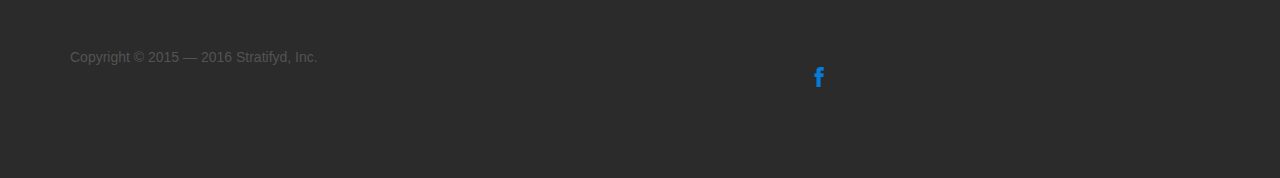
<file: SeniorSoftwareDeveloper.html>
<!DOCTYPE html>
<html lang="en">
<head>
    <meta charset="UTF-8">
	<meta name="viewport" content="width=device-width, initial-scale=1" />
    <title></title>
     <link rel="stylesheet" href="lib/bootstrap-3.3.7-dist/css/bootstrap.min.css" rel="stylesheet">
    <script src="https://code.jquery.com/jquery-2.2.0.min.js"></script>
	
	<link href="CSS/Global.css" rel="stylesheet"/>
	<link href="CSS/Product.css" rel="stylesheet"/>
	<link href="CSS/Buttons.css" rel="stylesheet"/>
	<link href="CSS/CanvasBox.css" rel="stylesheet"/>
	<link href="CSS/JobsPagestyle.css" rel="stylesheet"/>
	
</head>

<!--Maincotainer the whole page-->	
<body>
	
	<nav class="navbar navbar-default" role="navigation" id="NavBarPart2">
	   <div class="navbar-header" id="CompanyTitelPartImportent">
		  <button type="button" class="navbar-toggle" data-toggle="collapse" 
			 data-target="#example-navbar-collapse">
			 <span class="sr-only">Switch</span>
			 <span class="icon-bar"></span>
			 <span class="icon-bar"></span>
			 <span class="icon-bar"></span>			  
		  </button>
		  <a class="navbar-brand" id="CompanyIconTitleText" href="#">
			  <img class="img" src="Resource/Icons/Stratifyd/Stratifyd-Logo-Simple-white.png" id="NavTitleCompanyIcon">
			  </img>  
<!--			  <span class="NavTitleName" id="StratifydLogoText">Stratifyd</span> -->
		   </a>	
	   </div>
	   <div class="collapse navbar-collapse" id="example-navbar-collapse">
		  <ul class="nav navbar-nav" id="NavbarDetailPart">
			 <li class="active NavBarButtons" id="navProduct"><a href="#">PRODUCT</a></li>
			 <li class="active NavBarButtons" id="navSolution"><a href="#">SOLUTION</a></li>
			 <li class="active NavBarButtons" id="navBlog"><a href="#">BLOG</a></li>
			 <li class="dropdown">
				 <a href="#" class="dropdown-toggle NavBarButtons" data-toggle="dropdown"id="DraopDownMenu1">
					 ABOUT<b class="caret"></b>
				 </a>
				 <ul class="dropdown-menu NavBarButtons">
					 <li><a href="#" id="navOurTeam">About Us</a>
					 </li>
					 <li><a href="#" id="navContactUs">Contact Us</a>
					 </li>
				 </ul>
			  </li>
		 		<li class="active NavBarButtons" id="navLogIN"><a href="#">Log in</a></li>	  
<!--			 <li class="active NavBarButtons col-xs-12 col-sm-2 col-md-2" id = "NavBarLoginPart"><a class = "btn NavBarButtons" id="NavBarLoginButton">Log In</a></li>-->
<!--		     <li class="active NavBarButtons col-xs-12 col-sm-2 col-md-2" id = "NavBarSignUpPart"><a class = "btn NavBarButtons" id="NavBarSignUpButton">Sign Up</a></li>		 -->
		  </ul>
	   </div>
	</nav>	

	<div class="container" id="ProductContent">
		<div class = "row">
			
			<div class="col-xs-12 col-sm-12 col-md-12 col-lg-12 text-center ThirdRankPageSubTitle">
				<h2>Senior Software Developer</h2>
				<h3>Job description:</h3>
			</div>
			
			<div class="col-xs-12 col-sm-12 col-md-10 col-lg-10 BoxSize" id="ProductDetailHalfBox11">
				
				<div class="col-xs-3 col-sm-3 col-md-2 col-lg-2">
<!--					<img class="ThirdRankImageIcon" src="Resource/ProductPageImages/ThirdRankPages/1471406440_43_inspirating_idea.svg"></img>-->
				</div>
				
				<div class="col-xs-9 col-sm-9 col-md-10 col-lg-10 ThirdRankPageContentBoxPart">
					
<!--
					<h3 class="ThirdRankPageContentTitle">Raw data to rich insights
					</h3>
-->
					
				</div>
			
				<div class="col-xs-12 col-sm-12 col-md-3 col-lg-3 text-right">
				</div>
			
				<div class="col-xs-12 col-sm-12 col-md-9 col-lg-9 ThirdRankPageContentBoxPart JobContentBox">
					
					<h4 class="ThirdRankPageContentText">
						Participate and oversee technical delivery across multiple complex systems crossing businesses and/or applications.
						Develop and Build High Performance Computing environment on Amazon Cloud Services. Build SQS messaging system with scalable AWS server clusters.
						Construct NLP pipelines with scalable Virtual Private Cloud deployments. Model unstructured data analytics based on Bayesian statistics and  probabilities.
						Proficient in Python, C++, C, HPC, Java, AWS, and web development.		
					</h4>
					
					<h4 class="ThirdRankPageContentText">

						Strong knowledge of cloud computing, grid computing, high performance analysis, memory management with high-dimension modeling technique, statistical analysis and machine learning and, with
						textual modeling techniques.
						Working knowledge of common open-source frameworks like AWS lambda, EC2 management, Elastic Search, and Load Balancers.
						Familiar with database, MongoDB, mySQL etc.			
						
					</h4>
					
					<h4 class="ThirdRankPageContentText">

						Location: Charlotte, NC
						
					</h4>
					
					<h4 class="ThirdRankPageContentText">
						
						Hours per week: 40
						
					</h4>
					
					<h4 class="ThirdRankPageContentText">

						Degree: Master’s
						
					</h4>
					
					<h4 class="ThirdRankPageContentText">
						
						Major: Computer Science
						
					</h4>
					
					<h4 class="ThirdRankPageContentText">

						Experience: 2 years experience of cloud computing, AWS programming, operation and management.
						
					</h4>
					
					<h4 class="ThirdRankPageContentText">
						
						How to apply:
						
					</h4>
					
					<h4 class="ThirdRankPageContentText">

						Send resume and cover letter to: "HR, Stratifyd, 1431 West Morehead Street, Charlotte, NC 28208.
						
					</h4>				
					
				</div>			
			
			</div>		
		
		</div>

	</div>
	
<div class="containers" id="BottomLinkPart">
	<div class = "container">
		<div class = "row" id = "BottomLinkBox">
	<!--
			<div class="col-xs-12 col-sm-12 col-md-2">
			</div>		
	-->
			<div class = "col-xs-6 col-sm-6 col-md-3 TopMargin" id = "BottomLinkContentBox1">
				<span class = "BottomLinkTitle" id = "BottomProduct">PRODUCT</span>
				<p class="SmallButtonTextLeft GrayText" id = "HIWText">How It Works</p>
				<p class="SmallButtonTextLeft GrayText" id = "ETUText">Easy to Use</p>
				<p class="SmallButtonTextLeft GrayText" id = "INVisText">Intuitive Visualization</p>
				<p class="SmallButtonTextLeft" id = "HPAText">High Powered Analytics</p>
				<p class="SmallButtonTextLeft" id = "ComDataText">Comprehensive Data</p>
			</div>
			<div class = "col-xs-6 col-sm-6 col-md-3 TopMargin" id = "BottomLinkContentBox2">
				<span class = "BottomLinkTitle" id = "BottomSolutions">SOLUTIONS</span>
				<p class="SmallButtonTextLeft" id = "BIext">Business Analysitc</p>
				<p class="SmallButtonTextLeft" id = "ExcuText">Executives</p>
				<p class="SmallButtonTextLeft" id = "MarketText">Marketing</p>
				<p class="SmallButtonTextLeft" id = "CustomerEXText">Customer Experience</p>
				<p class="SmallButtonTextLeft" id = "RetailText">Retail</p>
				<p class="SmallButtonTextLeft" id = "UtilitiesText">Utilities</p>	
				<p class="SmallButtonTextLeft" id = "HospitalityText">Hospitality</p>
				<p class="SmallButtonTextLeft" id = "FinSerText">Finanical Services</p>					
			</div>
			<div class = "col-xs-6 col-sm-6 col-md-3 TopMargin" id = "BottomLinkContentBox3">
				<span class = "BottomLinkTitle" id = "BottomResources">RESOURCES</span>
				<p class="SmallButtonTextLeft" id = "BlogIext">Blog</p>				
			</div>
			<div class = "col-xs-6 col-sm-6 col-md-3 TopMargin" id = "BottomLinkContentBox4">
				<span class = "BottomLinkTitle" id = "BottomCompany">COMPANY</span>
				<p class="SmallButtonTextLeft" id = "OurTeamText">Our Team</p>
				<p class="SmallButtonTextLeft" id = "JOppText">Job Opportunities</p>
				<p class="SmallButtonTextLeft" id = "MediaText">Media</p>
				<p class="SmallButtonTextLeft" id = "ContactText">Cantact Us</p>				
			</div>			
		</div>
	</div>

</div>


<div class="containers" id="CopyRightBackground">
	<div class = "container" id = "CopyRightPart">

		<div class = "row" id = "BottomCopyRightPart">

			<div class = "col-xs-12 col-sm-6 col-md-6 text-left" id = "CopyRightBox1">
				<span class="CopyRight" id = "CopyRight">Copyright ©	2015 — 2016 Stratifyd, Inc.</span>
			</div>

			<div class = "col-xs-12 col-sm-6 col-md-6 text-right" id = "CopyRightBox2">
				<div class = "col-xs-12 col-sm-12 col-md-3">
				</div>

				<div class = "col-xs-2 col-sm-2 col-md-1 BottomIconLink" id = "ConnectIconB1">
					<img src="Resource/Icons/FaceBook/NewfacebookBottomIcon.png" class="Icons2" id = "FacebookIcon" alt="FaceBook">
					</img>
				</div>

				<div class = "col-xs-2 col-sm-2 col-md-1 BottomIconLink" id = "ConnectIconB2">
					<img src="Resource/Icons/Linkedin/NewLinkedinIcon.png" class="Icons2" id = "LinkedinIcon" alt="Linkedin">
					</img>
				</div>

				<div class = "col-xs-2 col-sm-2 col-md-1 BottomIconLink" id = "ConnectIconB3">
					<img src="Resource/Icons/Twitter/NewTwitterBottomIcon.png" class="Icons2" id = "TwitterIcon" alt="Twitter">
					</img>	
				</div>

				<div class = "col-xs-2 col-sm-2 col-md-1 BottomIconLink" id = "ConnectIconB4">
					<img src="Resource/Icons/YouTube/NewYoutubeBottomIcon.png" class="Icons2" id = "YoutubeIcon" alt="Youtube">
					</img>
				</div>

				<div class = "col-xs-2 col-sm-2 col-md-1 BottomIconLink" id = "ConnectIconB5">
					<img src="Resource/Icons/GooglePlus/NewTestGooglePlusBottomIcon.png" class="Icons2" id = "GooglePlusIcon" alt="GooglePlus">
					</img>						
				</div>

				<div class = "col-xs-2 col-sm-2 col-md-1 BottomIconLink" id = "ConnectIconB6">
					<img src="Resource/Icons/Tumblr/NewTumblrBottomIcon.png" class="Icons2" id = "TumblrIcon" alt="Tumblr">
					</img>				
				</div>
			</div>

		</div>	
	</div>	
</div>
	
<!-- Resource or Library Scripts -->

<!--
<script src="http://d3js.org/d3.v3.min.js" charset="utf-8"></script>
<script src="http://www.ourd3js.com/library/multext.js" charset="utf-8"></script>
-->
<script src="lib/d3/d3.js"></script>
<script src="lib/d3/d3.min.js"></script>
<script src="lib/queue/queue.min.js"></script>
<script src="lib/bootstrap-3.3.7-dist/js/bootstrap.min.js"></script>
	
<!-- Control Scripts-->
<script src="Script/TransForm.js"></script>
<script src="Script/GlobalControl.js"></script>
<script src="Script/FontSizeControl.js"></script>
<script src="Script/Product.js"></script>
<script src="Script/MouseAction.js"></script>
<script src="Script/WindowResize.js"></script>
<script src="lib/css3-mediaqueries-js-master/css3-mediaqueries.js"></script>

<script>(function(){var w=window;var ic=w.Intercom;if(typeof ic==="function"){ic('reattach_activator');ic('update',intercomSettings);}else{var d=document;var i=function(){i.c(arguments)};i.q=[];i.c=function(args){i.q.push(args)};w.Intercom=i;function l(){var s=d.createElement('script');s.type='text/javascript';s.async=true;s.src='https://widget.intercom.io/widget/yobfq5ll';var x=d.getElementsByTagName('script')[0];x.parentNode.insertBefore(s,x);}if(w.attachEvent){w.attachEvent('onload',l);}else{w.addEventListener('load',l,false);}}})()</script>
<script>$(function() {window.Intercom("boot", { app_id: "yobfq5ll" });})</script>

<noscript><iframe src="//www.googletagmanager.com/ns.html?id=GTM-P4LXLN"
height="0" width="0" style="display:none;visibility:hidden"></iframe></noscript>
<script>(function(w,d,s,l,i){w[l]=w[l]||[];w[l].push({'gtm.start':
new Date().getTime(),event:'gtm.js'});var f=d.getElementsByTagName(s)[0],
j=d.createElement(s),dl=l!='dataLayer'?'&l='+l:'';j.async=true;j.src=
'//www.googletagmanager.com/gtm.js?id='+i+dl;f.parentNode.insertBefore(j,f);
})(window,document,'script','dataLayer','GTM-P4LXLN');</script>

</body>
</html>
</file>
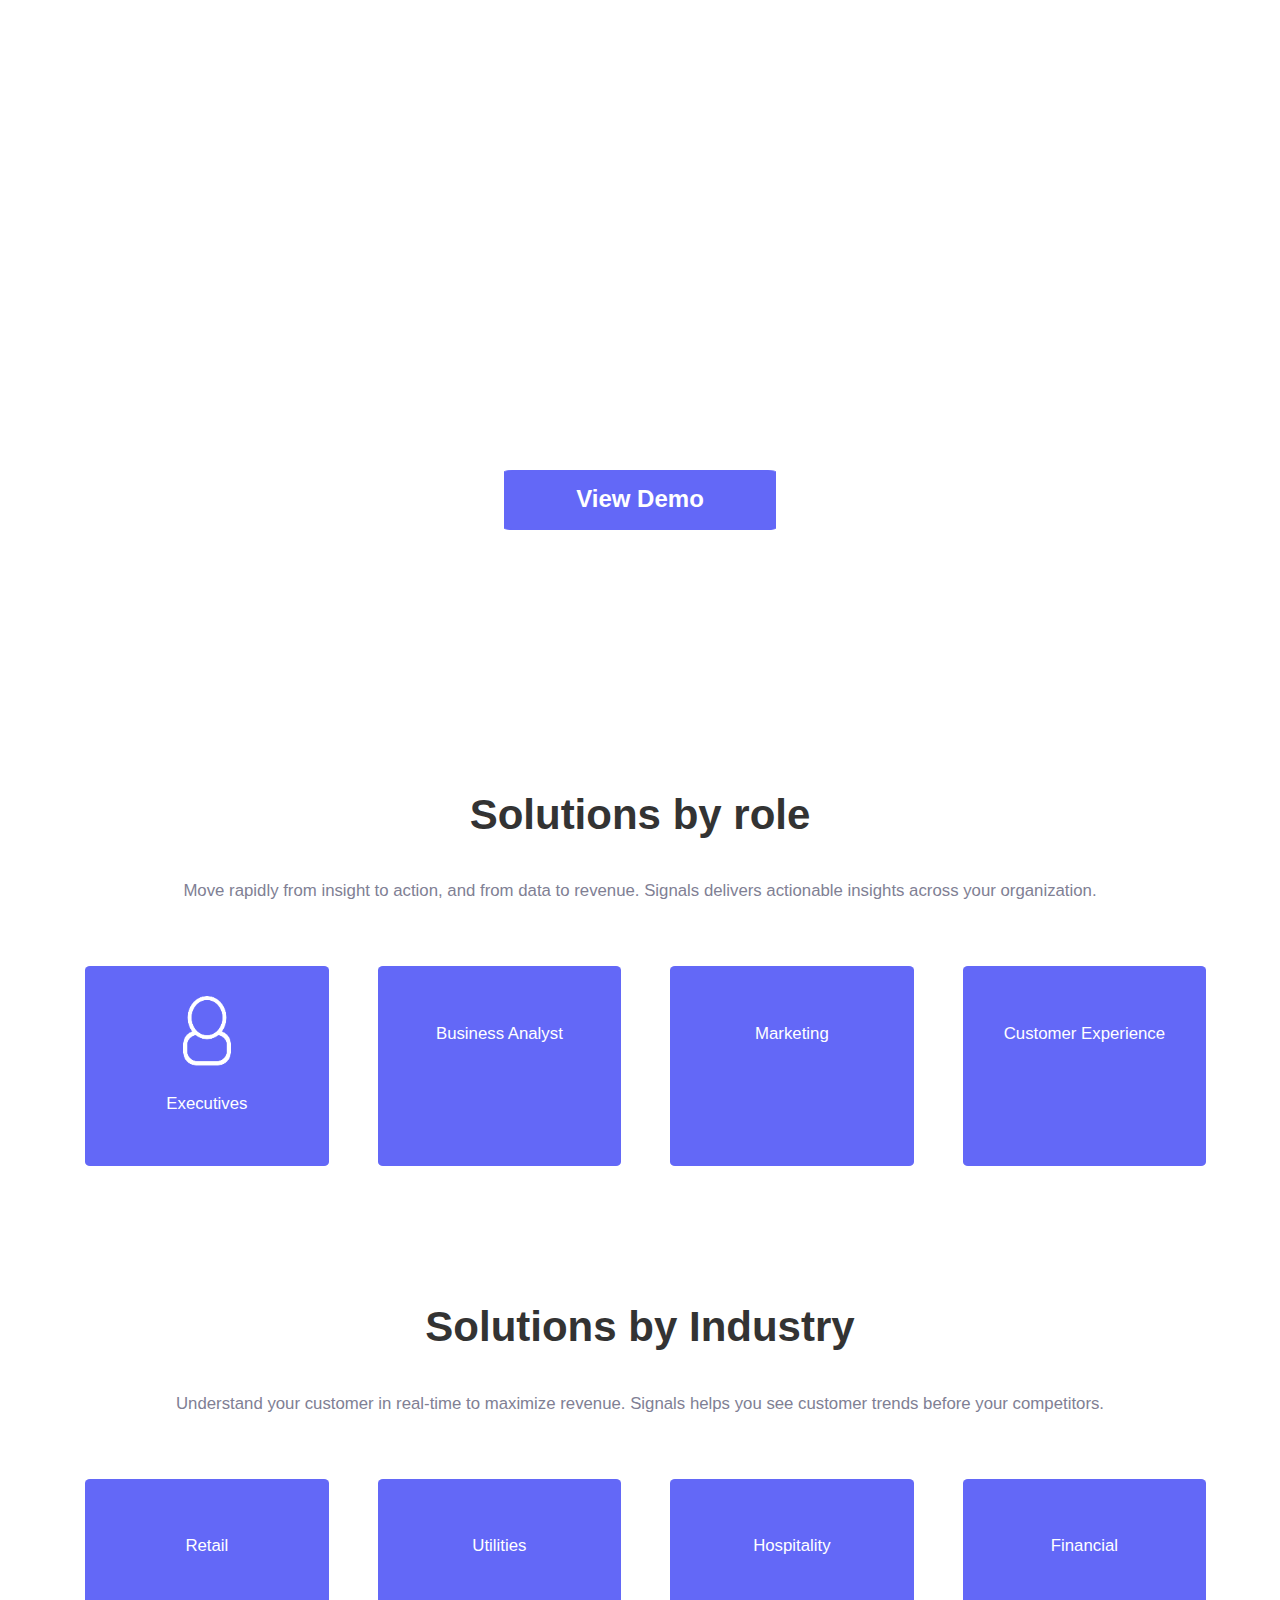
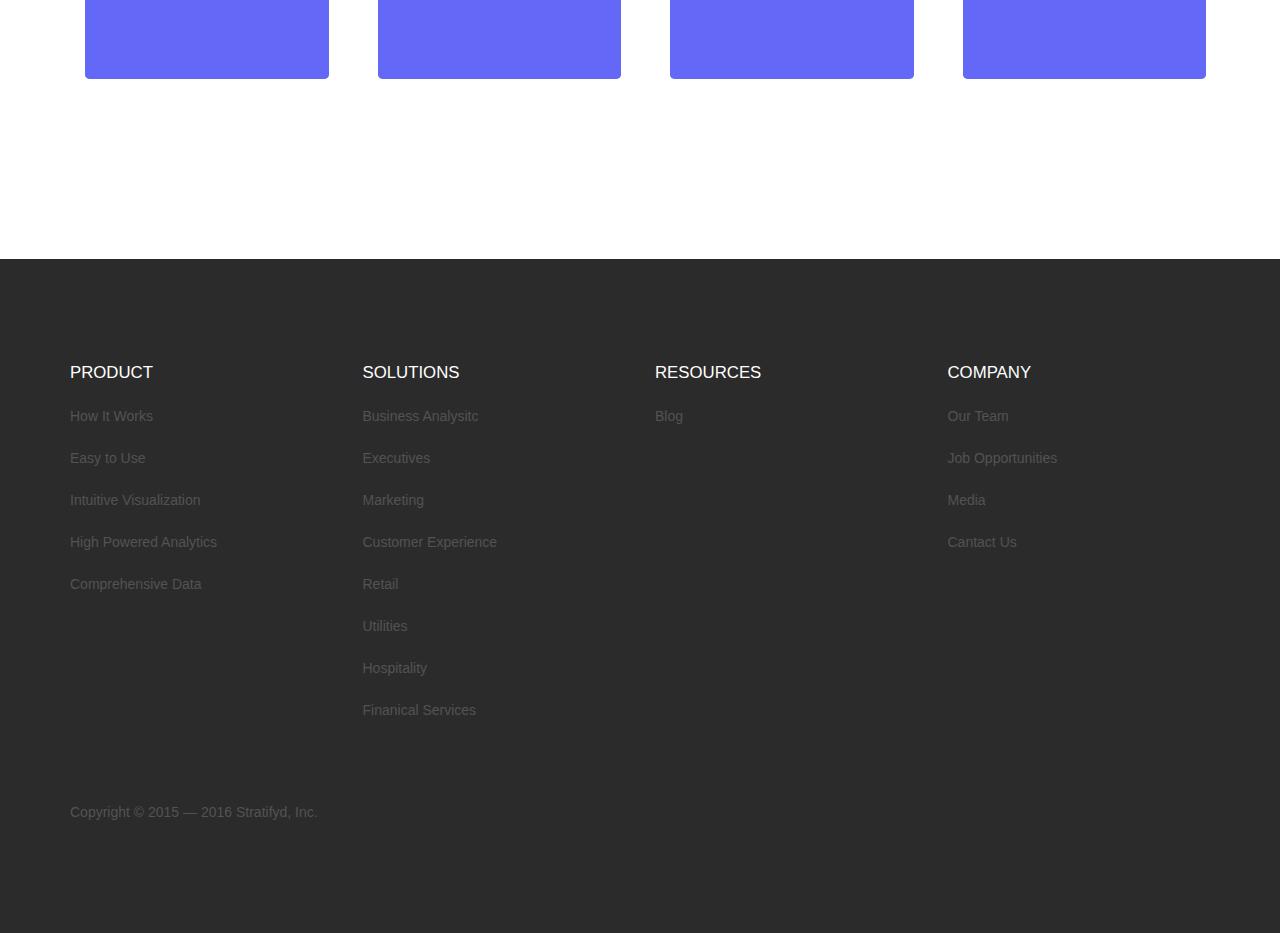
<file: SolutionPage.html>
<!DOCTYPE html>
<html lang="en">
<head>
    <meta charset="UTF-8">
	<meta name="viewport" content="width=device-width, initial-scale=1" />
    <title></title>
    <link href="https://maxcdn.bootstrapcdn.com/bootstrap/3.3.6/css/bootstrap.min.css" rel="stylesheet"/>
    <script src="https://code.jquery.com/jquery-2.2.0.min.js"></script>
	<link href="CSS/Global.css" rel="stylesheet"/>
	<link href="CSS/SolutionPage.css" rel="stylesheet">
	<link href="CSS/Buttons.css" rel="stylesheet"/>
	<link href="CSS/CanvasBox.css" rel="stylesheet"/>
	
</head>
<body>
<!--Maincotainer the whole page-->	
	
<div class="jumbotron" id="TitleBar">
	
	<nav class="navbar navbar-default" role="navigation" id="NavBarPart">
	   <div class="navbar-header" id="CompanyTitelPartImportent">
		  <button type="button" class="navbar-toggle" data-toggle="collapse" 
			 data-target="#example-navbar-collapse">
			 <span class="sr-only">Switch</span>
			 <span class="icon-bar"></span>
			 <span class="icon-bar"></span>
			 <span class="icon-bar"></span>			  
		  </button>
		  <a class="navbar-brand" id="CompanyIconTitleText" href="#">
			  <img class="img" src="Resource/Icons/Stratifyd/Stratifyd-Logo-Simple-white.png" id="NavTitleCompanyIcon">
			  </img> 
<!--			  <span class="NavTitleName" id="StratifydLogoText">Stratifyd</span> -->
		   </a>	
	   </div>
	   <div class="collapse navbar-collapse" id="example-navbar-collapse">
		  <ul class="nav navbar-nav" id="NavbarDetailPart">
			 <li class="active NavBarButtons" id="navProduct"><a href="#">PRODUCT</a></li>
			 <li class="active NavBarButtons" id="navSolution"><a href="#">SOLUTION</a></li>
			 <li class="active NavBarButtons" id="navBlog"><a href="#">BLOG</a></li>
			 <li class="dropdown">
				 <a href="#" class="dropdown-toggle NavBarButtons" data-toggle="dropdown"id="DraopDownMenu1">
					 ABOUT<b class="caret"></b>
				 </a>
				 <ul class="dropdown-menu NavBarButtons">
					 <li><a href="#" id="navOurTeam">About Us</a>
					 </li>
					 <li><a href="#" id="navContactUs">Contact Us</a>
					 </li>
				 </ul>
			  </li>
		 		<li class="active NavBarButtons" id="navLogIN"><a href="#">Log in</a></li>	  
<!--			 <li class="active NavBarButtons col-xs-12 col-sm-2 col-md-2" id = "NavBarLoginPart"><a class = "btn NavBarButtons" id="NavBarLoginButton">Log In</a></li>-->
<!--		     <li class="active NavBarButtons col-xs-12 col-sm-2 col-md-2" id = "NavBarSignUpPart"><a class = "btn NavBarButtons" id="NavBarSignUpButton">Sign Up</a></li>		 -->
		  </ul>
	   </div>
	</nav>	
	
	<div class = "container" id = "SolutionPageMainTitleContainer">
		
		<div class="row">
<!--
			<div class="col-xs-2 col-sm-2 col-md-2 col-lg-2">
			</div>
-->
			<div class="col-xs-12 col-sm-12 col-md-12 col-lg-12">
				<h1 class="Introduce IntroTitle" id="MainAttarctText">SOLUTIONS FOR EVERYONE
				<h1>
			</div>
		</div>

		<div class="row">
			<div class="col-xs-12 col-sm-12 col-md-2 col-lg-2">
			</div>		
			<div class="col-xs-12 col-sm-12 col-md-8 col-lg-8">
				<h3 class="Introduce IntroCotent" id="SignalsText">
					Signals provides the opportunity to maximize your potential.
				</h3>
			</div>		
		</div>

		<div class="row">
			<div class="col-xs-12" id = "TitleButtonPart">
				<span class="btn btn-info" id="FirstViewDemo">View Demo</span>
			</div>			
		</div>			
		
	</div>
			
<!--
	<nav class="navbar navbar-default" role="navigation" id="NavBarPart2">
	</nav>			
-->
			
</div>

<!--<div class="jumbotron" id="PageContent">-->
<!--
	<div class="row">
		<div class = "col-sm-6" id = "MainContentJumpBox1">
			<h5 class = "ContentTextInfo ContentText-Center" id = "TryAdText">Every one can be data scientist
			</h5>
			<span class="btn btnBlack" id = "MainContentJumpButton1">Try Now
			</span>
		</div>
		<div class = "col-sm-6" id = "MainContentJumpBox2">
			<h5 class = "ContentTextInfo ContentText-Center" id = "ViewAdText">Value asset for our customers
			</h5>
			<span class="btn btnBlack" id = "MainContentJumpButton2">View Story
			</span>
		</div>
	</div>
-->
<div class = "container" id = "BubbleProcessDetailCotainer">

	<div class = "row" id = "ProcessDetailContent">
		<div class = "col-sm-12 text-center" id = "LinkButtonPartText2">
			<h2 class="SecondRowTitle" id="ASolutionYN">Solutions by role</h2>
			<h4 class="IntroCotnetText" id="IntroText1">
				Move rapidly from insight to action, and from data to revenue. Signals delivers actionable insights across your organization.
			</h4>			
		</div>		
<!--
		<div class = "col-xs-12 col-sm-12 col-md-12 col-lg-12 text-center Demo1Box">
			<span class="btn btn-warning SubDemo" id="SubDemo1">View Demo</span>
		</div>
-->
	</div>
</div>
<!--</div>-->
<div class = "container" id = "ProcessDetailCotainer2">
	
<!--
	<div class="row">
		<div class = "col-sm-12 text-center" id = "LinkButtonPartText1">
		</div>
	</div>
	
-->
	<div class="row">		
			
		<div class="col-xs-12 col-sm-6 col-md-3 col-lg-3 SolutionPartOuterBox" id="LinkButtonOuterBox11">
			
			<div class="col-xs-1 col-md-1 col-md-1 col-lg-1">
			</div>
			
			<div class = "col-xs-10 col-sm-10 col-md-10 col-lg-10 CenterandBoder" id = "LinkButtonCotainBox11">

				<div class = 'col-xs-12 col-sm-12 col-md-12 col-lg-12 SolutionBox' id = "LinkCotainMainView11">
					<img src="Resource/Icons/BottomLinkIcons/NewExcutivesIcon.png" class="img BottomIcons" id="ExecutiveIcon">
					</img>
					<h5 class = "IconTitleS WhiteText" id = "ExecutiveTitle">Executives</h5>
				</div>

				<div class = 'col-xs-12 col-sm-12 col-md-12 col-lg-12 SolutionBox' id = "LinkCotainText11">

					<h5 class="LittleTitle"> Executives:
					</h5>
					<P>
					<h5 class="LittleTitle">Use accurate, real-time data to make the right business decisions</h5>
					</P>

					<p>
					<h5 class = "IconTitleS BlueLinkText" id = "ExecutiveLearnMore">Learn More</h5>	
					</p>

				</div>

			</div>
			
		</div>
		
		
		<div class="col-xs-12 col-sm-6 col-md-3 col-lg-3 SolutionPartOuterBox" id="LinkButtonOuterBox12">
			
			<div class="col-xs-1 col-md-1 col-md-1 col-lg-1">
			</div>
			
			<div class = "col-xs-10 col-sm-10 col-md-10 col-lg-10 CenterandBoder" id = "LinkButtonCotainBox12">

				<div class = 'col-xs-12 col-sm-12 col-md-12 col-lg-12 SolutionBox' id = "LinkCotainMainView12">
					<img src="Resource/Icons/BottomLinkIcons/User_white.png" class="img BottomIcons" id="BusinessIntIcon">
					</img>
					<h5 class = "IconTitleS WhiteText" id = "BussinessIntTitle">Business Analyst</h5>				
				</div>

				<div class = 'col-xs-12 col-sm-12 col-md-12 col-lg-12 SolutionBox' id = "LinkCotainText12">

					<h5 class="LittleTitle"> Business Analyst:
					</h5>

					<p>
					<h5 class="LittleTitle">Deliver data analysis within minutes of a new request</h5>
					</p>

					<p>
					<h5 class = "IconTitleS BlueLinkText" id = "BusinessIntLearnMore">Learn More</h5>	
					</p>
				</div>

			</div>			
		</div>
		
		<div class="col-xs-12 col-sm-6 col-md-3 col-lg-3 SolutionPartOuterBox" id="LinkButtonOuterBox13">
			
			<div class="col-xs-1 col-md-1 col-md-1 col-lg-1">
			</div>
			
			<div class = "col-xs-10 col-sm-10 col-md-10 col-lg-10 CenterandBoder" id = "LinkButtonCotainBox13">

				<div class = 'col-xs-12 col-sm-12 col-md-12 col-lg-12 SolutionBox' id = "LinkCotainMainView13">
					<img src="Resource/Icons/BottomLinkIcons/NewMarketingIcon_White.png" class="img BottomIcons" id="MarketingIcon">
					</img>
					<h5 class = "IconTitleS WhiteText" id = "MarketingTitle">Marketing</h5>				
				</div>

				<div class = 'col-xs-12 col-sm-12 col-md-12 col-lg-12 SolutionBox' id = "LinkCotainText13">

					<h5 class="LittleTitle"> Marketing:
					</h5>

					<p>
					<h5 class="LittleTitle">Supply the entire marketing team with real-time information to build timely campaigns</h5>					
					</p>

					<p>
					<h5 class = "IconTitleS BlueLinkText" id = "MarketingLearnMore">Learn More</h5>	
					</p>
				</div>

			</div>			
		</div>
		
		<div class="col-xs-12 col-sm-6 col-md-3 col-lg-3 SolutionPartOuterBox" id="LinkButtonOuterBox14">
			
			<div class="col-xs-1 col-md-1 col-md-1 col-lg-1">
			</div>
			
			<div class = "col-xs-10 col-sm-10 col-md-10 col-lg-10 CenterandBoder" id = "LinkButtonCotainBox14">

				<div class = 'col-xs-12 col-sm-12 col-md-12 col-lg-12 SolutionBox' id = "LinkCotainMainView14">
					<img src="Resource/Icons/BottomLinkIcons/NewCustomerIcon.png" class="img BottomIcons" id="CustomerExIcon">
					</img>
					<h5 class = "IconTitleS WhiteText" id = "CustomerEXTitle">Customer Experience</h5>
				</div>

				<div class = 'col-xs-12 col-sm-12 col-md-12 col-lg-12 SolutionBox' id = "LinkCotainText14">

					<h5 class="LittleTitle">Customer experience:
					</h5>

					<p>
					<h5 class="LittleTitle">Customer experience: Understand the drivers of your customers' biggest painpoints</h5>	
					</p>

					<p>
					<h5 class = "IconTitleS BlueLinkText" id = "CustomerexperienceLearnMore">Learn More</h5>	
					</p>

				</div>

			</div>			
		</div>

	</div>	
</div>


<div class = "container" id = "BubbleProcessDetailCotainer2">

	<div class = "row" id = "ProcessDetailContent">
		<div class = "col-sm-12 text-center" id = "LinkButtonPartText3">
			<h2 class="SecondRowTitle" id="SITitleYN">Solutions by Industry</h2>
			<h4 class="IntroCotnetText" id="IntroText2">
				Understand your customer in real-time to maximize revenue. Signals helps you see customer trends before your competitors.
			</h4>			
		</div>		
	</div>
</div>
		

<div class = "container" id = "ProcessDetailCotainer">
	
	<div class="row">
		
		<div class="col-xs-12 col-sm-6 col-md-3 col-lg-3 SolutionPartOuterBox" id="LinkButtonOuterBox21">
			
			<div class="col-xs-1 col-md-1 col-md-1 col-lg-1">
			</div>
			
			<div class = "col-xs-10 col-sm-10 col-md-10 col-lg-10 CenterandBoder2" id = "LinkButtonCotainBox21">			

				<div class = 'col-xs-12 col-sm-12 col-md-12 col-lg-12 SolutionBox' id = "LinkCotainMainView21">
					<img src="Resource/Icons/BottomLinkIcons/NewRetailIcon.png" class="img BottomIcons" id="RetailIcon">
					</img>
					<h5 class = "IconTitleS WhiteText" id = "RetailTitle">Retail</h5>				
				</div>

				<div class = 'col-xs-12 col-sm-12 col-md-12 col-lg-12 SolutionBox' id = "LinkCotainText21">

					<h5 class="LittleTitle">Retail: 
					</h5>

					<p>
					<h5 class="LittleTitle">Understand your product performance as well as customer sentiment across geographies and product lines</h5>	
					</p>

					<p>
					<h5 class = "IconTitleS BlueLinkText" id = "RetailLearnMore">Learn More</h5>	
					</p>

				</div>		

			</div>

		</div>

		<div class="col-xs-12 col-sm-6 col-md-3 col-lg-3 SolutionPartOuterBox" id="LinkButtonOuterBox22">
			
			<div class="col-xs-1 col-md-1 col-md-1 col-lg-1">
			</div>
			
			<div class = "col-xs-10 col-sm-10 col-md-10 col-lg-10 CenterandBoder2" id = "LinkButtonCotainBox22">

				<div class = 'col-xs-12 col-sm-12 col-md-12 col-lg-12 SolutionBox' id = "LinkCotainMainView22">
					<img src="Resource/Icons/BottomLinkIcons/NewUtilitiesIcon.png" class="img BottomIcons" id="UtilitiesIcon">
					</img>
					<h5 class = "IconTitleS WhiteText" id = "UtilitiesTitle">Utilities</h5>				
				</div>

				<div class = 'col-xs-12 col-sm-12 col-md-12 col-lg-12 SolutionBox' id = "LinkCotainText22">

					<h5 class="LittleTitle">Utilities: 
					</h5>

					<p>
					<h5 class="LittleTitle">Use immediate feedback to communicate more effectively with your customers</h5>	
					</p>

					<p>
					<h5 class = "IconTitleS BlueLinkText" id = "UtilitiesLearnMore">Learn More</h5>	
					</p>

				</div>	

			</div>

		</div>


		<div class="col-xs-12 col-sm-6 col-md-3 col-lg-3 SolutionPartOuterBox" id="LinkButtonOuterBox23">
			
			<div class="col-xs-1 col-md-1 col-md-1 col-lg-1">
			</div>
			
			<div class = "col-xs-10 col-sm-10 col-md-10 col-lg-10  CenterandBoder2" id = "LinkButtonCotainBox23">
				<div class = 'col-xs-12 col-sm-12 col-md-12 col-lg-12 SolutionBox' id = "LinkCotainMainView23">
					<img src="Resource/Icons/BottomLinkIcons/NewHospitalityIcon_White.png" class="img BottomIcons" id="HospitalityIcon">
					</img>
					<h5 class = "IconTitleS WhiteText" id = "HospitalityTitle">Hospitality</h5>					
				</div>

				<div class = 'col-xs-12 col-sm-12 col-md-12 col-lg-12 SolutionBox' id = "LinkCotainText23">

					<h5 class="LittleTitle">Hospitality:
					</h5>

					<p>
					<h5 class="LittleTitle">Improve customer experience with a few clicks</h5>	
					</p>

					<p>
					<h5 class = "IconTitleS BlueLinkText" id = "HospitalityLearnMore">Learn More</h5>	
					</p>

				</div>	

			</div>

		</div>

		<div class="col-xs-12 col-sm-6 col-md-3 col-lg-3 SolutionPartOuterBox" id="LinkButtonOuterBox24">
			
			<div class="col-xs-1 col-md-1 col-md-1 col-lg-1">
			</div>
			
			<div class = "col-xs-10 col-sm-10 col-md-10 col-lg-10 CenterandBoder2" id = "LinkButtonCotainBox24">

				<div class = 'col-xs-12 col-sm-12 col-md-12 col-lg-12 SolutionBox' id = "LinkCotainMainView24">
					<img src="Resource/Icons/BottomLinkIcons/NewFinaicialIcon_White.png" class="img BottomIcons" id="FinancialIcon">
					</img>
					<h5 class = "IconTitleS WhiteText" id = "FinancialTitle">Financial</h5>				
				</div>

				<div class = 'col-xs-12 col-sm-12 col-md-12 col-lg-12 SolutionBox' id = "LinkCotainText24">

					<h5 class="LittleTitle">Financial: 
					</h5>

					<p>
					<h5 class="LittleTitle">Understand consumers' choices before your competitors</h5>	
					</p>

					<p>
					<h5 class = "IconTitleS BlueLinkText" id = "FinancialLearnMore">Learn More</h5>	
					</p>

				</div>	

			</div>

		</div>

	</div>

</div>

<div class="containers" id="BottomLinkPart">
	<div class = "container">
		<div class = "row" id = "BottomLinkBox">
	<!--
			<div class="col-xs-12 col-sm-12 col-md-2">
			</div>		
	-->
			<div class = "col-xs-6 col-sm-6 col-md-3 TopMargin" id = "BottomLinkContentBox1">
				<span class = "BottomLinkTitle" id = "BottomProduct">PRODUCT</span>
				<p class="SmallButtonTextLeft GrayText" id = "HIWText">How It Works</p>
				<p class="SmallButtonTextLeft GrayText" id = "ETUText">Easy to Use</p>
				<p class="SmallButtonTextLeft GrayText" id = "INVisText">Intuitive Visualization</p>
				<p class="SmallButtonTextLeft" id = "HPAText">High Powered Analytics</p>
				<p class="SmallButtonTextLeft" id = "ComDataText">Comprehensive Data</p>
			</div>
			<div class = "col-xs-6 col-sm-6 col-md-3 TopMargin" id = "BottomLinkContentBox2">
				<span class = "BottomLinkTitle" id = "BottomSolutions">SOLUTIONS</span>
				<p class="SmallButtonTextLeft" id = "BIext">Business Analysitc</p>
				<p class="SmallButtonTextLeft" id = "ExcuText">Executives</p>
				<p class="SmallButtonTextLeft" id = "MarketText">Marketing</p>
				<p class="SmallButtonTextLeft" id = "CustomerEXText">Customer Experience</p>
				<p class="SmallButtonTextLeft" id = "RetailText">Retail</p>
				<p class="SmallButtonTextLeft" id = "UtilitiesText">Utilities</p>	
				<p class="SmallButtonTextLeft" id = "HospitalityText">Hospitality</p>
				<p class="SmallButtonTextLeft" id = "FinSerText">Finanical Services</p>					
			</div>
			<div class = "col-xs-6 col-sm-6 col-md-3 TopMargin" id = "BottomLinkContentBox3">
				<span class = "BottomLinkTitle" id = "BottomResources">RESOURCES</span>
				<p class="SmallButtonTextLeft" id = "BlogIext">Blog</p>				
			</div>
			<div class = "col-xs-6 col-sm-6 col-md-3 TopMargin" id = "BottomLinkContentBox4">
				<span class = "BottomLinkTitle" id = "BottomCompany">COMPANY</span>
				<p class="SmallButtonTextLeft" id = "OurTeamText">Our Team</p>
				<p class="SmallButtonTextLeft" id = "JOppText">Job Opportunities</p>
				<p class="SmallButtonTextLeft" id = "MediaText">Media</p>
				<p class="SmallButtonTextLeft" id = "ContactText">Cantact Us</p>				
			</div>			
		</div>
	</div>

</div>


<div class="containers" id="CopyRightBackground">
	<div class = "container" id = "CopyRightPart">

		<div class = "row" id = "BottomCopyRightPart">

			<div class = "col-xs-12 col-sm-6 col-md-6 text-left" id = "CopyRightBox1">
				<span class="CopyRight" id = "CopyRight">Copyright ©	2015 — 2016 Stratifyd, Inc.</span>
			</div>

			<div class = "col-xs-12 col-sm-6 col-md-6 text-right" id = "CopyRightBox2">
				<div class = "col-xs-12 col-sm-12 col-md-3">
				</div>

				<div class = "col-xs-2 col-sm-2 col-md-1 BottomIconLink" id = "ConnectIconB1">
					<img src="Resource/Icons/FaceBook/NewfacebookBottomIcon.png" class="Icons2" id = "FacebookIcon" alt="FaceBook">
					</img>
				</div>

				<div class = "col-xs-2 col-sm-2 col-md-1 BottomIconLink" id = "ConnectIconB2">
					<img src="Resource/Icons/Linkedin/NewLinkedinIcon.png" class="Icons2" id = "LinkedinIcon" alt="Linkedin">
					</img>
				</div>

				<div class = "col-xs-2 col-sm-2 col-md-1 BottomIconLink" id = "ConnectIconB3">
					<img src="Resource/Icons/Twitter/NewTwitterBottomIcon.png" class="Icons2" id = "TwitterIcon" alt="Twitter">
					</img>	
				</div>

				<div class = "col-xs-2 col-sm-2 col-md-1 BottomIconLink" id = "ConnectIconB4">
					<img src="Resource/Icons/YouTube/NewYoutubeBottomIcon.png" class="Icons2" id = "YoutubeIcon" alt="Youtube">
					</img>
				</div>

				<div class = "col-xs-2 col-sm-2 col-md-1 BottomIconLink" id = "ConnectIconB5">
					<img src="Resource/Icons/GooglePlus/NewTestGooglePlusBottomIcon.png" class="Icons2" id = "GooglePlusIcon" alt="GooglePlus">
					</img>						
				</div>

				<div class = "col-xs-2 col-sm-2 col-md-1 BottomIconLink" id = "ConnectIconB6">
					<img src="Resource/Icons/Tumblr/NewTumblrBottomIcon.png" class="Icons2" id = "TumblrIcon" alt="Tumblr">
					</img>				
				</div>
			</div>

		</div>	
	</div>	
</div>

	
<!-- Resource or Library Scripts -->

<!--
<script src="http://d3js.org/d3.v3.min.js" charset="utf-8"></script>
<script src="http://www.ourd3js.com/library/multext.js" charset="utf-8"></script>
-->
<script src="lib/d3/d3.js"></script>
<script src="lib/d3/d3.min.js"></script>
<script src="lib/queue/queue.min.js"></script>
	
<!-- Control Scripts-->
<script src="Script/TransForm.js"></script>
<script src="Script/GlobalControl.js"></script>
<script src="Script/FontSizeControl.js"></script>
<script src="Script/MouseAction.js"></script>
<script src="Script/SolutionPage.js"></script>
<script src="Script/WindowResize.js"></script>
<script src="lib/css3-mediaqueries-js-master/css3-mediaqueries.js"></script>
<script src="lib/bootstrap-3.3.7-dist/js/bootstrap.min.js"></script>

<script>(function(){var w=window;var ic=w.Intercom;if(typeof ic==="function"){ic('reattach_activator');ic('update',intercomSettings);}else{var d=document;var i=function(){i.c(arguments)};i.q=[];i.c=function(args){i.q.push(args)};w.Intercom=i;function l(){var s=d.createElement('script');s.type='text/javascript';s.async=true;s.src='https://widget.intercom.io/widget/yobfq5ll';var x=d.getElementsByTagName('script')[0];x.parentNode.insertBefore(s,x);}if(w.attachEvent){w.attachEvent('onload',l);}else{w.addEventListener('load',l,false);}}})()</script>
<script>$(function() {window.Intercom("boot", { app_id: "yobfq5ll" });})</script>

<noscript><iframe src="//www.googletagmanager.com/ns.html?id=GTM-P4LXLN"
height="0" width="0" style="display:none;visibility:hidden"></iframe></noscript>
<script>(function(w,d,s,l,i){w[l]=w[l]||[];w[l].push({'gtm.start':
new Date().getTime(),event:'gtm.js'});var f=d.getElementsByTagName(s)[0],
j=d.createElement(s),dl=l!='dataLayer'?'&l='+l:'';j.async=true;j.src=
'//www.googletagmanager.com/gtm.js?id='+i+dl;f.parentNode.insertBefore(j,f);
})(window,document,'script','dataLayer','GTM-P4LXLN');</script>

</body>
</html>
</file>
<file: CSS/Global.css>
html{
	height: 100%;
	font: normal 100% Gotham Rounded, sans-serif;
	font-size: 16px;
	overflow-x: hidden;
}
body{
	background-color: rgb(255,255,255);
}
.CompanyIconPart{
	width: 100%;
	height: inherit;
	text-align: center;
}
.CompanyIcon{
	width: 50%;
	margin-left: -8%;
	cursor: pointer;
}
.ButtonText{
	position: relative;
	margin-top: auto;
	margin-bottom: auto;
	font-family: "Arial";
	font-weight: bold;
	font-size: 0.7em;
	color: white;
	cursor: pointer;
}
.IconTitleS{
	font-family: "Arial";
	text-align: center;
	position: relative;
	font-weight: lighter;
	margin-top: 10%;
	color: rgb(0,0,0);
	cursor: pointer;
	font-size: 1.2em;
}
.ThirdTitle{
	font-family: "Arial";
	font-weight: bold;
	font-size: 2em;
	color: rgb(55,54,226);
	margin-top: 0px;
	margin-bottom: 5px;
}
.NormalSize{
	width: 80%;
	margin-left: 10%;
}
.NormalSize2{
	width: 70%;
	margin-left: 15%;
}
.NormalSize3{
	width: 75%;
	margin-left: 12.5%;
}
.StableHeight{
	min-height: 200px;
	height: auto;
}
.WhiteText{
	color: white;
}
.navbar-default .navbar-nav>.open>a, .navbar-default .navbar-nav>.open>a:focus, .navbar-default .navbar-nav>.open>a:hover {
	background-color: rgb(136,134,172);
}
.navbar-nav>li>.dropdown-menu{
	background-color: rgb(136,134,172);
}
.dropdown-menu>li>a{
	color: white;
}
#CopyRightBox1{
	margin-top: 15px;
	margin-bottom: 15px;
	font-family: "Arial";
}
#CopyRightBox2{
	margin-top: 15px;
	margin-bottom: 15px;	
}
#CopyRightPart{
	margin-top:0px;
	margin-bottom: 0px;
	padding-bottom: 76px;
	background: rgb(43,43,43);
	position: relative;
	color: #535353;
}
#BottomLinkBox{
	padding-left: 0%;
	padding-right: 0%;
	padding-top: 78px;
}
#BottomLinkPart{
/*	width: 100%;*/
	background: rgb(43,43,43);
	position: relative;
	color: white;
	margin-bottom: 0px;
}
#BottomCopyRightPart{
	padding-top: 5%;
/*
	padding-left: 5%;
	padding-right: 5%;
*/
}
.BlueLinkText{
	color: rgb(55,54,226)
}
.BottomLinkContentBox{
	width: 25%;
	float: left;
	height: auto;
}
.BottomLinkTitle{
	font-family: "Arial";
	text-align: left;
	position: relative;
	font-size: 1.2em;
	font-weight: 300;
	color: white;
	padding-bottom: 15%;
}
.SmallButtonTextLeft{
	width: auto;
	font-family: "Arial";
/*	text-align: left;*/
	font-weight: 100;
	color: #535353;
	position: relative;
	margin-top: 22px;
	cursor: pointer;
	font-size: 1em;
}
.Icons2{
	height: 20px;
	background-color: #057cd9;
	float: left;
	position: relative;
	top: 0;
	margin-top: 20px;
	margin-bottom: auto;
	cursor: pointer;
}
#StratifydLogoText{
	margin-left: 35px;
}
#CompanyIconTitleText{
	font-family: "Arial";
	font-weight: bold;
	font-size: 1.5em;
	color: white;
	cursor: pointer;
}
#NavBarPart{
	padding-left: 3.8%;
	padding-right: 3.8%;
	padding-top: 7px;
	padding-bottom: 7px;
	background-color: rgb(99,104,247);
	border-color: transparent;
	text-align: center;
	min-height: 70px;
	border-radius: 0%;
}
#NavBarPart2{
	margin-top: 144px;
	padding-left: 3.8%;
	padding-right: 3.8%;
	padding-top: 7px;
	padding-bottom: 7px;
	background-color: rgb(25,41,54);
	border-color: transparent;
	text-align: center;
	height: 70px;
	border-radius: 0%;
}
#CopyRightBackground{
	background-color: rgb(43,43,43)
}
.NavBarButtons{
	font-family: "Arial";
	color: rgb(159,158,163);
	font-size: 14px;
	font-weight: 300;
}
.navbar-default .navbar-nav>.active>a, .navbar-default .navbar-nav>.active>a:focus, .navbar-default .navbar-nav>.active>a:hover{
	background-color: inherit;
	border-color: transparent;
	color: rgb(255,255,255);	
	padding-left: 10px;
	padding-right: 10px;
	margin-right: 12px;
}
.BottomLinkContentBox{
	display: inline-block;
}
.BottomIconLink{
/*	text-align: right;*/
}
#CompanyTitelPartImportent{
/*	margin-left: 5%;*/
/*	margin-right: 5%;*/
/*	height: 100%;*/
}
#NavbarDetailPart{
/*	margin-left: 32%;*/
	background-color: transparent;
	padding-left: 1%;
	padding-right: 1%;
	padding-bottom: 5px;
	float: right;
}
#NavBarLoginButton{
	margin-top: 9.875px;
	font-size: 16.5px;
	width: 104px;
	height: 34px;
	border-radius: 5%;
	border-color: rgb(211,210,214);
	color: rgb(103,101,181);
	font-weight: 500;
	padding-top: 4.125px;
	padding-bottom: 4.125px;
}
#NavBarSignUpButton{
	margin-top: 9.875px;
	margin-left: 10px;
	font-size: 16.5px;
	width: 104px;
	height: 34px;
	border-radius: 5%;
	border-color: rgb(56,56,158);
	color: rgb(255,255,255);
	font-weight: 500;
	padding-top: 4.125px;
	padding-bottom: 4.125px;
	background-color: rgb(56,56,158);
}
#NavBarLoginPart{
/*	margin-left: 5%;*/
/*	float: right;*/
	text-align: -webkit-center;
}
#DraopDownMenu1{
	color: rgb(255,255,255);
}
#NavBarSignUpPart{
	text-align: -webkit-center;
}
.navbar{
	margin-bottom: 0px;
}
#NavTitleCompanyIcon{
/*	width: 30px;*/
	position: absolute;
	margin-top: -10px;
	min-width: 150px;
	max-height: 60px;
	width: 10%;
}
.SecondRowTitle{
	font-family: "Arial";
	font-weight: bold;
	margin-top: 118px;
	font-size: 3em;
	margin-bottom: 111px;
/*
	padding-left: 5%;
	padding-right: 5%;
*/
}
#FirstTry{
	font-size: 1.5em;;
	font-weight: bold;
	padding-top: 11.5px;
	height: 60px;
	width: 272px;
	border-radius: 3%;
	color: white;
	background-color: rgb(99,104,247);
	border-color: rgb(99,104,247);
}
.TopMargin{
	margin-top: 2px;
}
@media screen and (max-width: 767px) {
	#NavbarDetailPart{
/*		width: 100%;*/
		margin-left: 0px;
	}
	#FirstTry{
		max-width: 100%;
	}
	.navbar-default .navbar-nav .open .dropdown-menu>li>a{
		color: white;
	}
}

@media screen and (max-width: 992px) {
	.container{
		padding-left: 10%;
		padding-right: 10%;
	}
}
</file>
<file: CSS/Buttons.css>
.btn
{
	font-family: "Arial";
	cursor: pointer;
	text-align: center;
}
.btnBlack
{
	margin-top: 8%;
	border-color: rgb(56,56,57);
	background-color: transparent;
	color: rgb(81,81,82);	
}
.btn-info
{
	border-color: rgb(80,167,224);
	background-color: rgb(80,167,224);
	color: rgb(255,255,255);
}
#AboutUs{
	margin-left: 0px;
}
#Login{
	margin-right: 0px;
}
.img-circle{
	width: 120px;
	cursor: pointer;
	background-color: white;
	border-color: rgb(227,227,227);
	border-style: dotted;
	border-width: 5px;
}
</file>
<file: CSS/CanvasBox.css>
.ContentBox{
	width: 40%;
	margin-left: 30%;
	height: inherit;
}
.NormalBox{
	width: 100%;
	padding-left: 15%;
	padding-right: 15%;
	height: inherit;
	margin-left: 0px;
	margin-right: 0px;
}
.FullSizeBoxWithStableHeight{
	width: 100%;
	height: inherit;
	height: 750px;
}
.LeftBox{
	width: 100%;
	margin-left: 0;
	height: inherit;
}
.ContentTextInfo{
	font-family: "Arial";
	font-style: normal;
	font-weight: lighter;
}
.TextBox{
	width: 40%;
	margin-left: 30%;
	height: inherit;
}
.ContentText-Center{
	text-align: center;
}
.ContentText-Left{
	text-align: left;
}
.ContentImage{
	margin-top: 2%;
	clear: both;
	margin: auto;
	display: block;
}
.ContentVideo{
	position: relative;
	margin-top: 2%;
	width: 100%;
	height: 100%;
	background-color: rgb(248,248,251);
}
.BigSubBox{
	margin-top: 0px;
	width: 70%;
	margin-left: 15%;
	height: auto;
	background: rgb(246,246,248);
	position: relative;
}
.InsideSmallBox{
	width: 33.3%;
	height: inherit;
	float: left;
	overflow: visible;
	background-color: transparent
}
.HalfCutBox{
	width: 50%;
	height: inherit;
	float: left;
}
.HalfHeight{
	height: 50%;
}
.OneThirdHeight{
	height: 33.33333%
}
.WholeBackgroundBox{
	width: 100%;
	height: auto;
	position: relative;
	background: rgb(255,255,255);
	border-bottom: rgb(216,216,216);
	border-bottom-style: dotted;
	border-bottom-width: thin;	
}
.ItroPartBox{
	width: 60%;
	height: inherit;
	position: relative;
	margin-left: 20%;
}
</file>
<file: CSS/AboutUsPage.css>
.SubContentBox{
	width: 50%;
	margin-left: 25%;
	height: 200px;
	margin-top: 0px;
	position: relative;
	text-align: center;	
}
.col-sm-1{
	text-align: center;
}
.SecondRowTitle{
	font-family: "Arial";
	font-weight: bold;
	margin-top: 34px;
	font-size: 3em;
	margin-bottom: 40px;
}
#SignalsText{
	margin-top: 0px;
	color: rgb(35,41,54);
	font-weight: lighter;
	text-align: center;
	font-size: 1.5em;
	opacity: 0.8;
}
#TitleButtonPart{
	text-align: center;
	margin-top: 2%;
}
#CompanIconPart{
	height: auto;
	text-align: center;
}
#BubbleBottonGroupBox{
	border-bottom: rgb(115,115,115);
	border-bottom-style: hidden;
	border-bottom-width: thin;
}
#AboutUsPageTitleContainer{
	height: 180px;
}
.Introduce{
	text-align: center;
	font-family: "Arial";
	color: white;
}
.IntroTitle{
	font-weight: bold;
	font-size: 2.5em;
}
.SolutionBox{
	height: 200px;
}
#SayingTitle{
	margin-top: 2%;
	margin-bottom: 2%;
	font-family: "Arial";
	font-weight: 500;
}
#ASolutionYN{
	font-family: "Arial";
	font-weight: 500;
}
#MainContentJumpBox1{
	text-align: center;
}
#MainContentJumpBox2{
	text-align: center;
}
#BubbleBottonGroupBox{
	background-color: rgb(255,255,255);
	height: auto;
	padding-top: 2%;
	padding-bottom: 8%;
}
.BottomIcons{
	width: 90px;
}
.CenterandBoder{
	text-align: center;
	border-bottom-color: black;
	border-right-color: black;
	border-top-color: transparent;
	border-left-color: transparent;
	border-style: solid;
	border-width: thin;
	overflow: hidden;
	padding-top: 2%;
	padding-bottom: 2%;
	height: 200px;
	overflow: hidden;
	z-index: 1;
}
.AboutUsVideo{
	width: 100%;
	height: 
}
.CenterandBoder2{
	text-align: center;
	border-bottom-color: transparent;
	border-right-color: black;
	border-top-color: transparent;
	border-left-color: transparent;
	border-style: solid;
	border-width: thin;
	overflow: hidden;
	padding-top: 2%;
	padding-bottom: 2%;
	margin-bottom: 10%;
	height: 200px;
	overflow: hidden;	
	z-index: 2;
}
.ContentText{
	font-family: "Arial";
	margin-top: 1%;
	padding-bottom: 2%;
}
.AboutUsContentText{
	font-family: "Arial";
	line-height: 160%;
	margin-top: 40px;
	color: rgb(165,165,165);
	font-size: 1.2em;
}
.StoryTitleRow{
	padding-left: 30px;
	padding-right: 45px;
}

#LinkButtonPartText1{
	padding-top: 1%;
	padding-bottom: 3%;
}
#LinkButtonCotainBox24{
	border-right-color: transparent;
}
#StroyTextPart2{
}
.FontStyle{
	font-family: "Arial";
	font-weight: 400;
}
.Photos{
	width: 200px;
	border-style: hidden;
	margin-bottom: 56px;
/*	margin-left: 8.333333%;*/
	margin-top: 98px;
}
#OurMissionTitle{
	margin-top: 16px;
}
#StoryRow1{
/*	padding-bottom: 48px;*/
	padding-top: 118px;
}
#StoryRow2{
	padding-bottom: 66px;
}
#PhotoRow{
/*	margin-top: 98px;*/
	padding-bottom: 282px;
}
#TitleBar{
	background-color: transparent;
	background: url(../Resource/AboutUsImages/AboutUsBackgroundNew.jpg);
	background-size: cover;
	background-size-height: 100%;
	background-position: center center;
	height: auto;
	margin-bottom: 0px;
	text-align: center;
	padding-bottom: 209px;
	padding-top: 0px;
}
#OurStoryImage{
	width: 100%;
	opacity: 0.51;
}
.PhotoTextInfo{
	font-family: "Arial";
	font-size: 1.2em;
	color: rgb(116,116,126)
}
.NameOh{
	margin-top:0px;
}
.TitleRule{
	margin-bottom: 0px;
	
}
.NamePartRule{
	margin-top: 0%;
	color: rgb(246,246,248);
	margin-top: 0px;
}
.AdImageShow{
	width: 100%;
}
.CirclePart{
	margin-top: 10px;
}
.FullSizeImage{
	width: 80%;
	height: auto;
}
.TopMargin{
	margin-top: 2%;
}
.Margin-left{
	margin-left: 6.25%;
}
.TextCotent{
	padding: 2%;
	background-color: rgb(246,246,248);
	border-radius: 2%;
}
.SayingTitle{
	margin-top: 1%;
	padding-left: 0;
	font-family: "Arial";
	font-weight: lighter;
}
.SayingText{
	font-family: "Arial";
	font-weight: lighter;
	color: rgb(156,156,156)
}
.MissionText{
	font-family: "Arial";
	font-weight: lighter;
	color: rgb(165,165,165);;
	margin-top: 60px;
	font-size: 1.2em;
}
#TextSayingPart{
	padding-top: 1%;
	background-color: rgb(150,152,173);
	padding-bottom: 5%;
}
#LinkButtonCotainBox14{
	border-right-color: transparent;
}
#SmallInsIconBox1{
	width: 80%;
	margin-top: 8%;
}
#BubbleProcessDetailCotainer{
	background-color: rgb(255,255,255);
}
#BubbleProcessDetailCotainer2{
	background-color: rgb(255,255,255);
}
#ProcessDetailCotainer{
	background-color: rgb(150,152,173);
}
#CompanyIconPartRow1{
	padding-top: 0;
	text-align: center;
}
#CompanyIconPartRow2{
	width: 80%;
	margin-left: 10%;
	padding-bottom: 3%;
	width: 70%;
	margin-left: 15%;	
	text-align: center;
}
#ExcutiveTeamTitle{
	margin-top: 0px;
}
#CompanyCotainers{
	background-color: rgb(255,255,255);
	padding-bottom: 146px;
}
#TitleIntroNewLanding{
	margin-top: 100px;
}
#IntroText1{
	margin-top: 20px;
}
#FirstTry{
	margin-top: 20px;
	font-size: 32px;
	font-weight: 800;
	padding-top: 0px;
	width: 360px;
}
#PageContent{
	background-color: rgb(246,246,248);
	margin-top: 0px;
}
#HowSignalsWorksDetail{
	background-color: white;
	padding-top: 1%;
	padding-bottom: 1%;
}
#HowSignalsWorksDetailCotnetRow{
	width: 60%;
	margin-left: 20%;
	height: 500px;
}
.FullCoverContentImage{
	width: 100%;
	height: auto;
	position: relative;
}
#AboutUsTitle{
	height: auto;
}
#AboutUsTitleTextBar{
	margin-top: 0px;
}
#backgroundColorRow{
	background-color: rgba(255,255,255,0.31);
/*	opacity: 0.31;*/
/*	margin-top: 326px;*/
	height: 180px;
}
#MainAttarctText{
	font-family: "Arial";
	color: rgb(35,41,54);
	font-weight: bold;
	text-align: center;
	font-size: 4.5em;
	padding-top: 0px;
	margin-top: 0px;
}
.ContentVideo{
	width: 560px;
	height: 315px;
}
#NavBarPart{
	margin-bottom: 85px;
	background-color: transparent;
}
#NavBarPart2{
	margin-top: 209px;
}
@media screen and (max-width: 992px) {
	.AboutUsContentText{
/*
		padding-left: 25px;
		padding-right: 25px;
*/
	}
	#SignalsText{
		text-align: center;
		color: white;
	}
	.SecondRowTitle{
		text-align: center;
		font-size: 2em;
	}
	#OurStoryText{
		text-align: left;
	}
	.ContentVideo{
		width: 100%;
		height: auto;
	}
	#MainAttarctText{
		font-size: 3em;
	}
	.MissionText{
		text-align: left;
	}
}
</file>
<file: CSS/Product.css>
.IntroImage{
	width: 30%;
	position: relative;
}
.DetailImage{
	width: 100%;
	margin-left: 0%;
	height: auto;
	cursor: pointer;
}
#SignalIntroTextBox{
	width: 100%;
	margin-top: 2%;
}
#JionUsJobsSubTitleBox{
	width: 100%;
	margin-top: 10px;
	padding-left: 0px;
	padding-right: 0px;
}
#ProductIntroBox{
	padding-bottom: 1%;
}
#ProductTryB1{
	position: relative;
	width: 272px;
	height: 60px;
	margin-top: 45px;
	border-radius: 3%;
}
#ProductDetailBox{
	margin-top: 4%;
}
.ProductSixSectionIntroBox{
	background-color: rgb(99,104,247);
}
.PopoutText{
	font-family: "Arial";
	text-align: right;
	font-size: 1.2em;
	font-weight: 300;	
	color: rgb(99,104,247);
	margin-top: 38px;
	cursor: pointer;
	margin-bottom: 50px;
/*	margin-top: 5%;*/
}
.DetailLessPartCut{
	width: 30%;
	float: left;
	height: 220px;
	overflow: hidden;
}
.DetailLargePartCut{
	width: 70%;
	height: 100%;
	padding-left: 8%;
	padding-right: 2%;
	float: left;
}
.ContentProDetailTitle-Left{
	text-align: left;
	color: rgb(81,81,82);
	cursor: pointer;
}
.ContentProDetailText-Left{
	font-family: "Arial";
	text-align: left;
	color: rgb(158,158,158);
	font-size: 1em;
	cursor: pointer;
}
.BoxSize{
	min-height: 400px;
	height: auto;
	padding-left: 30px;
	padding-right: 30px;
	margin-bottom: 30px;
	overflow: hidden;
}
.JobContentBox{
	background-color: white;
	padding-bottom: 50px;
	border-radius: 2%;
}
.ThirdRankPageStartTitle{
	margin-top: 0px;
	font-family: "Arial";
}
.ProductIntroDuceSubTitle{
	cursor: pointer;
	font-family: "Arial";
	color: black;
	font-style: normal;
	font-weight: lighter;
	font-size: 1.5em;
	margin-top: 0px;
	margin-bottom: 0px;
	margin-left: 0px;

}
.ProductTextDetailTextBox{
	margin-top: 40px;
	padding-left: 0px;
	padding-right: 0px;
}
.ProductTextDetailTextInforPart{
	font-family: "Arial";
	color: rgb(158,158,158);
	font-size: 1.2em;
	cursor: pointer;
	margin-top: 28px;
}
#TitleBar{
	padding-top: 0px;
	padding-bottom: 0px;
	background-color: white;
	background: url(../Resource/ProductPageImages/ProductBackgroundImageTest.jpg);
	background-size: cover;
	background-position: center center;
	margin-bottom: 0px;
}
#JoinUsTitleBar{
	padding-top: 0px;
	padding-bottom: 70px;
	background-color: rgb(246,246,248);
	margin-bottom: 0px;
	padding-left: 0px;
	padding-right: 0px;
}
#ProductBackgroundImage{
	padding-top: 206px;
	padding-left: 35px;
	padding-right: 35px;
}
#ProductIntroImage{
	width: 100%;
}
#ProductTitleBoxPart{
	padding-top: 59px;
	font-family: "Arial";
}
#SignalsTitle{
	font-weight: 600;
	font-size: 4.5em;
	color: white;
	margin-top: 59px;
	margin-bottom: 64px;
}
#ProductMainSignalTitle{
	font-weight: 600;
	font-size: 4.5em;
	color: white;
	margin-top: 59px;
	margin-bottom: 64px;
}
#SignalsIntroText{
	font-size: 1.5em;
	color: rgb(255,255,255);
	margin-top: 24px;
	margin-bottom: 32px;
	padding-left: 15px;
	padding-right: 15px;
	line-height: 24px;
	opacity: 0.8;
}
#JobsIntroTitleFirstOne{
	font-size: 1.5em;
	color: rgb(0,0,0);
	margin-top: 24px;
	margin-bottom: 32px;
	padding-left: 15px;
	padding-right: 15px;
	line-height: 24px;
	opacity: 0.8;	
}
#ThirdRankPageIntroText{
	font-size: 1.5em;
	color: rgb(255,255,255);
	margin-top: 24px;
	margin-bottom: 32px;
	line-height: 24px;
	opacity: 0.5;
}
#SignalsIntroTitleText{
	font-size: 2em;
	color: rgb(255,255,255);
	margin-top: 24px;
/*	margin-bottom: 32px;*/
	line-height: 24px;
	opacity: 0.8;
}
#JoinUsBigTitle{
	font-weight: 600;
	padding-left: 15px;
	padding-right: 15px;
}
.ThirdRankPageSubTitle{
	font-family: "Arial";
	font-size: 2.5m;
	font-weight: 600;
	color: black;
/*	margin-top: 45px;*/
	margin-bottom: 75px;
}
.ThirdRankPageContentBoxPart{
	padding-left: 30px;
	padding-right: 30px;
}
.ThirdRankPageContentTitle{
	font-family: "Arial";
	font-size:  1.5em;
	margin-top: 0px;
}
.ThirdRankPageContentText{
	font-family: "Arial";
	font-size: 1.2em;
	color: rgb(158,158,158);
	padding-right: 0px;
	margin-top: 20px;
}
.ThirdRankImageIcon{
	
	width: 65.13px;
	max-width: 100%;
	max-height: 130.27px;

}
.ThirdRankImageTextAllignControl{
	text-align: right;
}
.JobsClass{
	margin-bottom: 20px;
	width: 100%;
	height: inherit;
	margin-left: 0px;
	margin-right: 0px;	
}
.JobsSelectClickable{
	cursor: pointer;
}
.JobsPaddingChange{
	padding-left: 0px;
	padding-right: 0px;
}
.ThirdPageTitleImageIcon{
	max-width: 100%;
}
.ThirdPageTitleBoxPart{
	font-family: "Arial";
	padding-top: 0px;
}
#EasytoUseBackImage{
	padding-top: 0px;
	padding-bottom: 0px;
	background-color: white;
	background-size: cover;
	background-position: center center;
	margin-bottom: 0px;	
	background: url(../Resource/ProductPageImages/ThirdRankPages/BackgroundImages/Easy%20to%20Use_BakcgroundImageNoIcon.jpg);
}
#Comperhensive_Data_AnaBackImage{
	padding-top: 0px;
	padding-bottom: 0px;
	background-color: white;
	background-size: cover;
	background-position: center center;
	margin-bottom: 0px;
	background: url(../Resource/ProductPageImages/ThirdRankPages/BackgroundImages/Comprehensive%20Data_BackgroundNoIcon.jpg);
}
#HighPowerAnaBackImage{
	padding-top: 0px;
	padding-bottom: 0px;
	background-color: white;
	background-size: cover;
	background-position: center center;
	margin-bottom: 0px;
	background: url(../Resource/ProductPageImages/ThirdRankPages/BackgroundImages/High%20Powered%20Analytics_BackgroundImage.jpg);
}
#HowItWorksBackImage{
	padding-top: 0px;
	padding-bottom: 0px;
	background-color: white;
	background-size: cover;
	background-position: center center;
	margin-bottom: 0px;
	background: url(../Resource/ProductPageImages/ThirdRankPages/BackgroundImages/How%20It%20Works_BackgroundNoIcon.jpg);
}
#IntuitiveVisualinterBackImage{
	padding-top: 0px;
	padding-bottom: 0px;
	background-color: white;
	background-size: cover;
	background-position: center center;
	margin-bottom: 0px;
	background: url(../Resource/ProductPageImages/ThirdRankPages/BackgroundImages/Intuitive%20Visualization_BackgroundNoIcon.jpg);
}
#ProductContent{
	padding-top: 118px;
	padding-bottom: 94px;
}
#DirectlyJobs1{
	padding-left: 0px;
	padding-right: 0px;
	margin-top: 15px;
}
#DirectlyJobs2{
	padding-left: 0px;
	padding-right: 0px;
	margin-top: 15px;
}
#JoinUsTitle{
	font-family: "Arial";
	padding-top: 96px;
	padding-left: 0px;
	padding-right: 0px;
}
#MediaImg1{
	width: 170px;
	max-height: 170px;
}
#MediaImg2{
	width: 170px;
	max-height: 170px;
}
#MediaImg3{
	width: 170px;
	max-height: 170px;
}
#MediaBtn1{
	margin-top: 5px;
}
#MediaBtn2{
	margin-top: 5px;
}
#MediaBtn3{
	margin-top: 5px;
}
#NavBarPart{
	background-color: transparent;
}
#NavBarPart2{
	margin-top: 0px;
}
#FirstTry{
	margin-bottom: 90px;
}
@media screen and (max-width: 992px) {
/*
	#ProductTitleBoxPart{
		padding-top: 212px;
	}
*/
	#ProductIntroImage{
		width: 80%;
	}
	.ThirdRankPageContentText{
		padding-left: 0px;
		padding-right: 0px;
	}
	.ThirdRankPageContentTitle{
		padding-left: 30px;
		padding-right: 0px;
/*		font-size: 1.8em;*/
		margin-top: 20px;
	}
	#ProductContent{
		margin-left: 0px;
		margin-right: 0px;
		padding-left: 10px;
		padding-right: 10px;
	}
	.ThirdRankImageTextAllignControl{
		text-align: center;
	}
	#SignalsTitle{
		font-size: 2em;
	}
	#SignalsIntroTitleText{
		font-size: 1.8em;
	}
	#ProductMainSignalTitle{
		font-size: 3em;
	}
	.BoxSize{
		min-height: 250px;
	}
}

@media screen and (max-width: 768px) {
	.ThirdRankPageContentText{
		padding-left: 0px;
		margin-top: 25px;
	}
	.ThirdRankPageContentTitle{
		padding-left: 10px;
	}
	#ProductContent{
		width: 100%;
	}
	.ThirdRankImageIcon{
		margin-top: 25px;
		margin-bottom: 25px;
	}
	.ThirdRankPageContentBoxPart
	{
		padding-left: 15px;
		padding-right: 15px;
	}
}
</file>
<file: CSS/Contact.css>
.html{
	font-family: "Arial";
}
body{
	background-color: rgb(35,39,51);
}
.dropdown-menu>li>a{
	color: black;
}
#AddressPartBox{
	
}
#ContactUsMainPartBack{
	padding-bottom: 124px;
}
#FirstSendMessageButton{
	font-size: 24px;
	font-weight: bold;
	padding-top: 11.5px;
	height: 60px;
	width: 272px;
	border-radius: 3%;
	color: white;
	background-color: rgb(98,101,252);
	border-color: rgb(98,101,252);
}
#FirstNameText{
	min-height: 60px;
	border-radius: 2%;
}
#LastNameText{
	min-height: 60px;
	border-radius: 2%;
}
#EmailAddress{
	min-height: 60px;
	border-radius: 2%;
}
#dropdownMenu1{
	min-height: 60px;
	border-radius: 2%;	
}
#MainPartRow{
	background-color: rgb(35,39,51);
	padding-bottom: 104px;
}
#CompanyAddress{
	color: white;
}
.AddressText{
	font-family: "Arial";
}
.AddressTitle{
	font-size:  1.3em;
}
.AddressTextContent{
	font-size: 1em;
}
#Title{
	color: white;
	text-align: center;
	font-style: normal;
	font-family: "Arial";
	font-weight: 600;
	margin-top: 200px;
	font-size: 4em;
}
#Titleexplain{
	color: white;
	text-align: center;
	font-style: normal;
	font-family: "Arial";
	font-size: 1.3em;
	margin-top: 38px;
	margin-bottom: 38px;
}
.FullSize{
	width: 100%;
	margin-bottom: 35px;
	text-align: center;
	font-family: "Arial";
}
#DropdownBox{
	margin-bottom: 35px;
}
#dropdownMenu1{
	margin-bottom: 0px;
	font-family: "Arial";
	text-align: left;
}
#dropdownSpancaret1{
	float: right;
	margin-top: 10px;
	margin-bottom: 10px;
}
#MessageBox{
	min-height: 240px;
	overflow-y: auto;
	font-family: "Arial";
	resize: none;
}
#SendMessageBtn{
	font-family: "Arial";
}
@media screen and (max-width: 768px) {
	#FirstSendMessageButton{
		width: 232px;
	}
}
</file>
<file: CSS/LandingPageDesigned.css>
.SubContentBox{
	width: 50%;
	margin-left: 25%;
	height: 200px;
	margin-top: 0px;
	position: relative;
	text-align: center;	
}
.col-sm-1{
	text-align: center;
}
#FirstSubTitle{
	margin-top: 24px;
}
#MainAttarctText{
	color: white;
	margin-top: 188px;
	font-weight: 600;
	margin-bottom: 0px;
	font-size: 4.5em;
	line-height: 150%;
}
#SignalsText{
	margin-top: 32px;
	color: rgb(240,250,255);
	font-weight: lighter;
	line-height: 24px;
	font-size: 1.5em;
	margin-bottom: 0px;
	opacity: 0.8;
}
#TitleButtonPart1{
	text-align: right;
	margin-top: 76px;
}
#TitleButtonPart2{
	text-align: left;
	margin-top: 76px;
}
#CompanIconPart{
	height: auto;
	text-align: center;
}
#BubbleBottonGroupBox{
	border-bottom: rgb(115,115,115);
	border-bottom-style: hidden;
	border-bottom-width: thin;
}
.Introduce{
	text-align: center;
	font-family: "Arial";
	color: white;
}
.IntroTitle{
	font-weight: bold;
	font-size: 2.5em;
}
.SolutionBox{
	height: 200px;
	font-family: "Arial";
}
.TextControl{
	font-family: "Arial";
	font-size: 1em;
}
#SayingTitle{
	margin-top: 90px;
	margin-bottom: 90px;
	font-family: "Arial";
	font-weight: 600;
	font-size: 2.5em;
	color: white;
	
}
#LandingFirstLearnMoreProduct{
	font-size: 1.5em;;
	font-weight: bold;
	padding-top: 11.5px;
	height: 60px;
	width: 272px;
	border-radius: 3%;
	color: rgb(99,104,247);
	background-color: transparent;
	border-color: rgb(99,104,247);
	max-width: 100%;
}
#ASolutionYN{
	font-family: "Arial";
	font-weight: 500;
	font-size: 2em;
}
#MainContentJumpBox1{
	text-align: center;
}
#MainContentJumpBox2{
	text-align: center;
}
#BubbleBottonGroupBox{
	background-color: rgb(255,255,255);
	height: auto;
	padding-top: 2%;
	padding-bottom: 8%;
}
.BottomIcons{
	width: 90px;
}
.CenterandBoderBox{
	padding-right: 5px;
	padding-left: 5px;
	background-color: transparent;
}
.CenterandBoder{
	text-align: center;
	border-bottom-color: transparent;
	border-right-color: transparent;
	border-top-color: transparent;
	border-left-color: transparent;
	border-style: solid;
	border-width: thin;
	overflow: hidden;
	padding-top: 2%;
	padding-bottom: 2%;
	height: 200px;
	overflow: hidden;
	z-index: 1;
	background-color: rgb(99,106,247);
	border-radius: 2%;
	font-family: "Arial";
	margin-top: 5px;
	margin-bottom: 5px;
	padding-top: 30px;
}
.CenterandBoder2{
	text-align: center;
	border-bottom-color: transparent;
	border-right-color: transparent;
	border-top-color: transparent;
	border-left-color: transparent;
	border-style: solid;
	border-width: thin;
	overflow: hidden;
	padding-top: 2%;
	padding-bottom: 2%;
/*	margin-bottom: 10%;*/
	height: 200px;
	overflow: hidden;	
	z-index: 2;
	background-color: rgb(99,106,247);
	border-radius: 2%;
	font-family: "Arial";
	margin-top: 5px;
	margin-bottom: 5px;
	padding-top: 30px;
}
.LeftBoder{
	border-left-color: black;
}
.ProcessDetailSignalBox{
/*	height: 634px;*/
	height: auto;
/*	margin-bottom: 10%;*/
}
.ProcessDetailSignalBox2{
	height: auto;
	margin-bottom: 120px;
}
.navbar-default .navbar-nav>.open>a, .navbar-default .navbar-nav>.open>a:focus, .navbar-default .navbar-nav>.open>a:hover {
	background-color: rgb(138,147,253);
}
.navbar-nav>li>.dropdown-menu{
	background-color: rgb(138,147,253);
}
#DetailColum2{
	border-left-color: transparent;
	border-right-color: transparent;
	border-style: solid;
	border-top-color: transparent;
	border-bottom-color: transparent;
	border-width: 0.5px;
}
#DetailColum2ImageBox{
	float: right;
}
#DetailColum3{
	margin-bottom: 0px;
}
#ProcessDetailContent{
	padding-left: 2.5%;
	padding-right: 2.5%;
/*	padding-bottom: 104px;*/
}
#LinkButtonPartText1{
	padding-top: 188px;
	padding-bottom: 78px;
}
#LinkButtonCotainBox24{
	border-right-color: transparent;
}
#TitleBar{
	background-color: transparent;
	background: url(../Resource/LandingPageImages/BackgroundFullSizeChangeAgain.jpg);
	margin-bottom: 0px;
	text-align: center;
	padding-bottom: 144px;
	padding-top: 0px;
	height: auto;
	background-size: cover;
	background-position: center center;
}

.NameOh{
	margin-top:0px;
}
.TitleRule{
	margin-bottom: 0px;
	margin-top: 15px;
	font-family: "Arial";
	font-size: 1.2em;
	color: rgb(255,255,255);
	padding-left: 20px;
	padding-right: 20px;
}
.NamePartRule{
	color: rgb(255,255,255);
	margin-top: 10px;
	font-family: "Arial";
	font-size: 1.2em;	
	padding-left: 20px;
	padding-right: 20px;
}
.AdImageShow{
	width: 100%;
	margin-bottom: 20%;
}
.CirclePart{
	margin-top: 10px;
	color: rgb(212,212,214);
}
.FullSizeImage{
	width: 80%;
	height: auto;
}
.Margin-left{
	margin-left: 6.25%;
}
.TextCotent{
	padding-top: 10px;
	padding-bottom: 10px;
	padding-left: 20px;
	padding-right: 20px;
	background-color: rgb(246,246,248);
	border-radius: 2%;
}
.SayingTitle{
	margin-top: 1%;
	padding-left: 0;
	font-family: "Arial";
	font-weight: lighter;
}
.SayingTitleTextStyle{
	font-size: 1em;
}
.SayingText{
	font-family: "Arial";
	font-weight: lighter;
	color: rgb(0,0,0);
	font-size: 1.3em;
}
.ProcessDetailTextIntro{
	margin-top: 8%;
}
.ProcessDetailTextIntro2{
	
}
.ProcessDetailIntroImage{
	width: 100%;
}
.ProcessDetailText{
	font-family: "Arial";
	font-weight: lighter;
	font-size: 1.3em;
	line-height: 30px;
	color: rgb(55,54,226);
}
.ProcessDetailIntroText{
	font-family: "Arial";
	font-weight: lighter;
	font-size: 1em;
	color: rgb(172,172,172);
	line-height: 24px;
}
.CustomerTitle{
	margin-top: 110px;
	font-family: "Arial";
	font-weight: 600;
	color: black;
	margin-bottom: 100px;
	font-size: 2.5em;
}
.BigSize{
	height: auto;
	margin-bottom: 40px;
	width: 16em;
}
.SayingTextWhite{
	font-family: "Arial";
	font-weight: 300;
	text-align: center;
	color: white;
	font-size: 1.2em;
	padding-left: 10%;
	padding-right: 10%;
}
.SayingTitleWhite{
	font-family: "Arial";
	font-weight: 300;
	text-align: center;
	color: white;
	font-size: 1.2em;
	padding-left: 10%;
	padding-right: 10%;
	margin-bottom: 84px;
}
.ButtonIconLittleMarginleft{
	margin-left: 5px;
	margin-bottom: 72px;
}
#ErwinWhiteTitleText{
	margin-bottom: 0px;
}
#ASolutionYNTitle{
	color: black;
	margin-top: 0px;
	margin-bottom: 0px;
}
#IntegrateTitleCenter{
	text-align: center;
	cursor: default;
}
#ProcessTitleCenter{
	text-align: center;
	cursor: default;
}
#VisualizationTitleCenter{
	text-align: center;
	cursor: default;
}
#IntegrateTitle{
	text-align: left;
	cursor: default;
}
#ProcessTitle{
	text-align: right;
	cursor: default;
}
#VisualizationTitle{
	text-align: left;
	cursor: default;
}
#TextBox{
	padding-left: 6.25%;
	padding-right: 6.25%;
}
#TextSayingPart{
	background-color: rgb(255,255,255);
	padding-bottom: 114px;
	background: url(../Resource/LandingPageImages/CustomerSayingBackground.png);
	background-size: cover;
}
#LinkButtonCotainBox14{
	border-right-color: transparent;
}
#SmallInsIconBox1{
	width: 80%;
	margin-top: 8%;
}
#BubbleProcessDetailCotainer{
	background-color: rgb(255,255,255);
}
#ProcessDetailCotainer{
	background-color: rgb(255,255,255);
	padding-bottom: 130px;
/*	background: url(../Resource/LandingPageImages/SolutionPartBackground.jpg);*/
	background-size: cover;

}
#ProcessDetailTextIntro2{
	margin-left: 0px;
	margin-right: 0px;
}
#CompanyIconPartTitleRow1{
	padding-top: 0;
	text-align: center;
}
#CompanyIconPartRow1{
	padding-top: 0;
	text-align: center;
	padding-left: 1%;
	padding-right: 1%;
}
#CompanyIconPartRow2{
	padding-top: 0;
	margin-bottom: 118px;
	text-align: center;
	padding-left: 1%;
	padding-right: 1%;
}

#CompanyCotainers{
	background-color: rgb(246,246,248);
}
#TitleIntroNewLanding{
	margin-top: 100px;
}
#IntroText1{
	margin-top: 20px;
}
#PageContent{
	background-color: rgb(246,246,248);
	margin-top: 0px;
}
#HowSignalsWorksDetail{
	background-color: white;
	padding-top: 1%;
	padding-bottom: 1%;
}
#HowSignalsWorksDetailCotnetRow{
	width: 60%;
	margin-left: 20%;
	height: 500px;
}
#DetailColum1{
	padding-left: 0px;
	padding-right: 0px;
}
#DetailColum2{
	padding-left: 0px;
	padding-right: 0px;
}
#DetailColum3{
	padding-left: 0px;
	padding-right: 0px;
}
.FullCoverContentImage{
	width: 100%;
	height: auto;
	position: relative;
}
.ContinueChangeBox{
	margin-top: 1%;
}

#ContinueChangeBox1{
	position: relative;
	opacity: 1;
	z-index: 3;
}
#ContinueChangeBox2{
	position: absolute;
	opacity: 0;
	z-index: -1;
	
}
#ContinueChangeBox3{
	position: absolute;
	opacity: 0;
	z-index: -1;
}
@media screen and (max-width: 768px) {
	.BigSize{
		height: auto;
		width: 12em;
	}
	#ProcessTitle{
		text-align: left;
	}
	#ProcessDetailText1{
		text-align: left;
	}
	.ProcessDetailSignalBox2{
		margin-bottom: 40px;
	}
	#MainAttarctText{
		font-size: 3em;
	}
/*
	#FirstTry{
		width: 232px;
	}
*/
}

@media screen and (max-width: 992px) {
	#ProcessDetailText1{
		text-align: left;
	}
	#ProcessTitle{
		text-align: left;
	}
	#ProcessDetailIntroText2{
		text-align: left;
	}
	#TitleButtonPart1{
		text-align: center;
	}
	#TitleButtonPart2{
		text-align: center;
	}
}
</file>
<file: CSS/JobsPagestyle.css>
.navbar-default .navbar-nav>.open>a, .navbar-default .navbar-nav>.open>a:focus, .navbar-default .navbar-nav>.open>a:hover {
	background-color: rgb(138,147,253);
}
.navbar-nav>li>.dropdown-menu{
	background-color: rgb(138,147,253);
}
</file>
<file: CSS/SolutionPage.css>
.SubContentBox{
	width: 50%;
	margin-left: 25%;
	height: 200px;
	margin-top: 0px;
	position: relative;
	text-align: center;	
}
.col-sm-1{
	text-align: center;
}
#MainAttarctText{
	color: white;
	margin-top: 188px;
	font-weight: bold;
	font-family: "Arial";
	font-size: 4.5em;
	margin-bottom: 0px;
	padding-left: 15px;
	padding-right: 15px;
}
#SignalsText{
	margin-top: 24px;
	color: rgb(255,255,255);
	opacity: 0.8;
	font-family: "Arial";
	font-weight: lighter;
	font-size: 1.5em;
	line-height: 150%;
	padding-left: 15px;
	padding-right: 15px;
	padding-right: 15px;
}
#TitleButtonPart{
	text-align: center;
	padding-top: 56px;
	padding-left: 15px;
	padding-right: 15px;
}
.Demo1Box{
	padding-left: 20px;
	padding-right: 20px;
}
.LittleTitle{
	font-size: 1.2em;
	font-family: "Arial";
}
#CompanIconPart{
	height: auto;
	text-align: center;
}
#BubbleBottonGroupBox{
	border-bottom: rgb(115,115,115);
	border-bottom-style: hidden;
	border-bottom-width: thin;
}
.IntroCotnetText{
	font-family: "Arial";
	font-weight: lighter;
	color: rgb(128,128,148);
	padding-left: 30px;
	padding-right: 30px;
	font-size: 1.2em;
}
.Introduce{
	text-align: center;
	font-family: "Arial";
	color: white;
}
.IntroTitle{
	font-weight: bold;
	font-size: 2.5em;
}
.SolutionBox{
	height: 200px;
	font-family: "Arial";
/*	font-size: 1.2em;*/
}
#SayingTitle{
	margin-top: 2%;
	margin-bottom: 2%;
	font-family: "Arial";
	font-weight: 500;
}
#ASolutionYN{
	font-family: "Arial";
	font-weight: 600;
	margin-bottom: 44px;
}
#SITitleYN{
	font-family: "Arial";
	font-weight: 600;
	margin-bottom: 44px;	
}
#MainContentJumpBox1{
	text-align: center;
}
#MainContentJumpBox2{
	text-align: center;
}
#BubbleBottonGroupBox{
	background-color: rgb(255,255,255);
	height: auto;
	padding-top: 2%;
	padding-bottom: 8%;
}
.BottomIcons{
	width: 90px;
}
.CenterandBoder{
	text-align: center;
	border-color: rgb(99,104,247);
	border-style: none;
	border-width: thin;
	overflow: hidden;
	padding-top: 20px;
	padding-bottom: 20px;
	height: 200px;
	overflow: hidden;
	z-index: 1;
	background-color: rgb(99,104,247);
	margin-bottom: 20px;
	border-radius: 2%;
}
.CenterandBoder2{
	text-align: center;
	border-color: rgb(99,104,247);
	border-style: none;
	border-width: thin;
	overflow: hidden;
	padding-top: 20px;
	padding-bottom: 20px;
	height: 200px;
	overflow: hidden;	
	z-index: 2;
	background-color: rgb(99,104,247);
	margin-bottom: 20px;
	border-radius: 2%;
}
.SolutionPartOuterBox{
	padding-left: 0px;
	padding-right: 0px;
}
.pdfBrowser{
	padding-left: 30px;
	padding-right: 30px;
}
.PdfInfoStyle{
	width: 100%;
	height: 2400px;
}
#LinkButtonPartText1{
	padding-top: 1%;
	padding-bottom: 3%;
}
#TitleBar{
	padding-top: 0px;
	padding-bottom: 0px;
	background-color: white;
	background: url(../Resource/SolutionPage/solutionBackgroundChangeTestAgainAgain.jpg);
	background-size: cover;
	background-position: center center;
	margin-bottom: 0px;
	padding-bottom: 144px;
}
.NameOh{
	margin-top:0px;
}
.TitleRule{
	margin-bottom: 0px;
	
}
.NamePartRule{
	margin-top: 0%;
	color: rgb(246,246,248);
	margin-top: 0px;
}
.AdImageShow{
	width: 100%;
}
.CirclePart{
	margin-top: 10px;
}
.FullSizeImage{
	width: 80%;
	height: auto;
}
.TopMargin{
	margin-top: 2%;
}
.Margin-left{
	margin-left: 6.25%;
}
.TextCotent{
	padding: 2%;
	background-color: rgb(246,246,248);
	border-radius: 2%;
}
.SayingTitle{
	margin-top: 1%;
	padding-left: 0;
	font-family: "Arial";
	font-weight: lighter;
}
.SayingText{
	font-family: "Arial";
	font-weight: lighter;
	color: rgb(156,156,156)
}
#TextSayingPart{
	padding-top: 1%;
	background-color: rgb(150,152,173);
	padding-bottom: 5%;
}
#SmallInsIconBox1{
	width: 80%;
	margin-top: 8%;
}
#BubbleProcessDetailCotainer{
	background-color: rgb(255,255,255);
}

#ProcessDetailCotainer{
	background-color: rgb(255,255,255);
	margin-top: 56px;
	margin-bottom: 160px;
}

#ProcessDetailCotainer2{
	background-color: rgb(255,255,255);
	margin-top: 56px;
}
#CompanyIconPartRow1{
	padding-top: 3%;
	width: 70%;
	margin-left: 15%;
	margin-bottom: 2%;
	text-align: center;
}
#CompanyIconPartRow2{
	width: 80%;
	margin-left: 10%;
	padding-bottom: 3%;
	width: 70%;
	margin-left: 15%;	
	text-align: center;
}
#LinkButtonPartText2{
	padding-top: 0px;
	padding-bottom: 0px;
}
#BubbleProcessDetailCotainer2{
	padding-top: 0%;
	background-color: rgb(255,255,255);
}

#CompanyCotainers{
	background-color: rgb(246,246,248);
}
#TitleIntroNewLanding{
	margin-top: 100px;
}
#IntroText1{
	margin-top: 20px;
	margin-left: 15px;
	margin-right: 15px;
}
#FirstTry{
	font-size: 24px;
	font-weight: 800;
	padding-top: 9px;
	width: 272px;
	height: 60px;
	border-radius: 3%;
}
.SubDemo{
	margin-top: 20px;
	font-size: 32px;
	font-weight: 600;
	padding-top: 0px;
	width: 180px;
}
#PageContent{
	background-color: rgb(246,246,248);
	margin-top: 0px;
}
#HowSignalsWorksDetail{
	background-color: white;
	padding-top: 1%;
	padding-bottom: 1%;
}
#HowSignalsWorksDetailCotnetRow{
	width: 60%;
	margin-left: 20%;
	height: 500px;
}
.FullCoverContentImage{
	width: 100%;
	height: auto;
	position: relative;
}
.ContinueChangeBox{
	margin-top: 1%;
}

#ContinueChangeBox1{
	position: relative;
	opacity: 1;
	z-index: 3;
}
#ContinueChangeBox2{
	position: absolute;
	opacity: 0;
	z-index: -1;
	
}
#ContinueChangeBox3{
	position: absolute;
	opacity: 0;
	z-index: -1;
}
#FirstViewDemo{
	font-size: 24px;
	font-weight: bold;
	padding-top: 11.5px;
	height: 60px;
	width: 272px;
	border-radius: 3%;
	color: white;
	background-color: rgb(99,104,247);
	border-color: rgb(99,104,247);
}
#NavBarPart{
	background-color: transparent;
}
@media screen and (max-width: 768px) {
	#MainAttarctText{
		margin-top: 188px;
		font-size: 3em;
	}
	#FirstTry{
		width: 232px;
	}
	.SecondRowTitle{
		font-size: 2em;
	}
}
</file>
